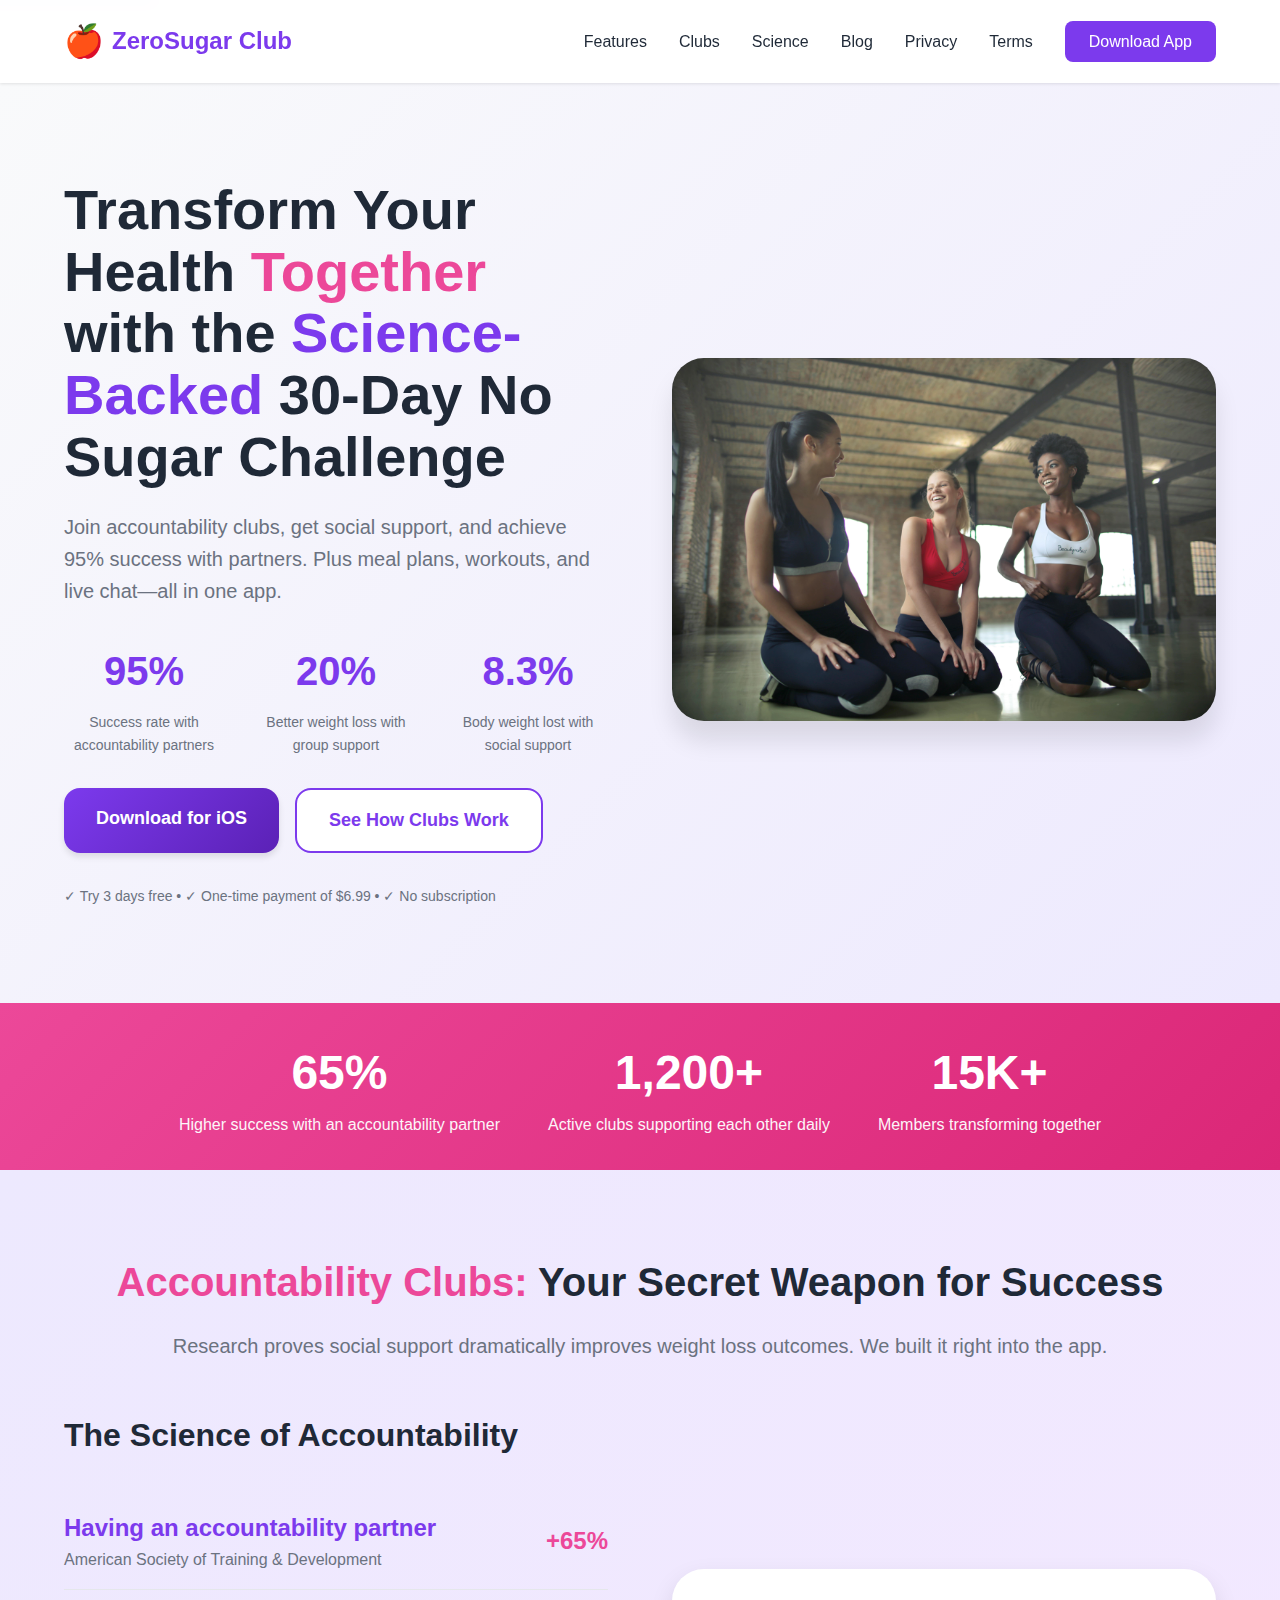
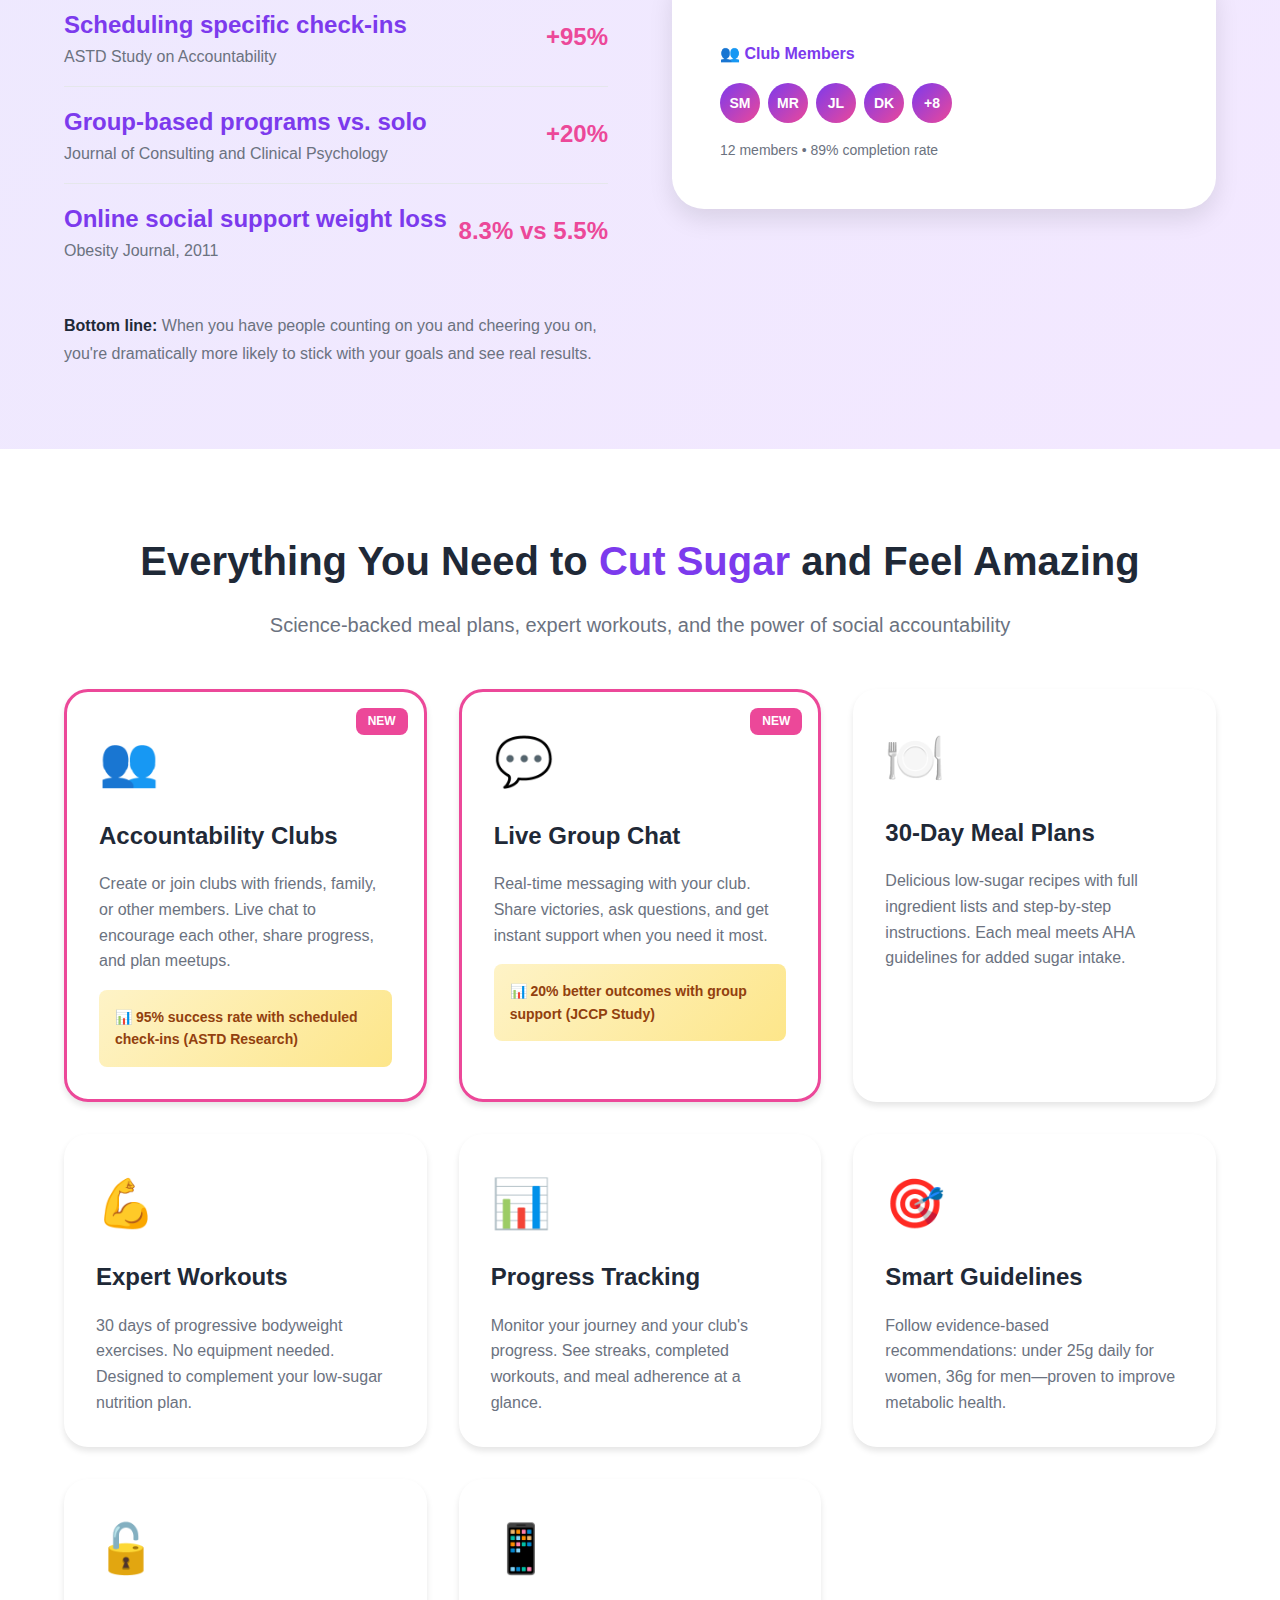
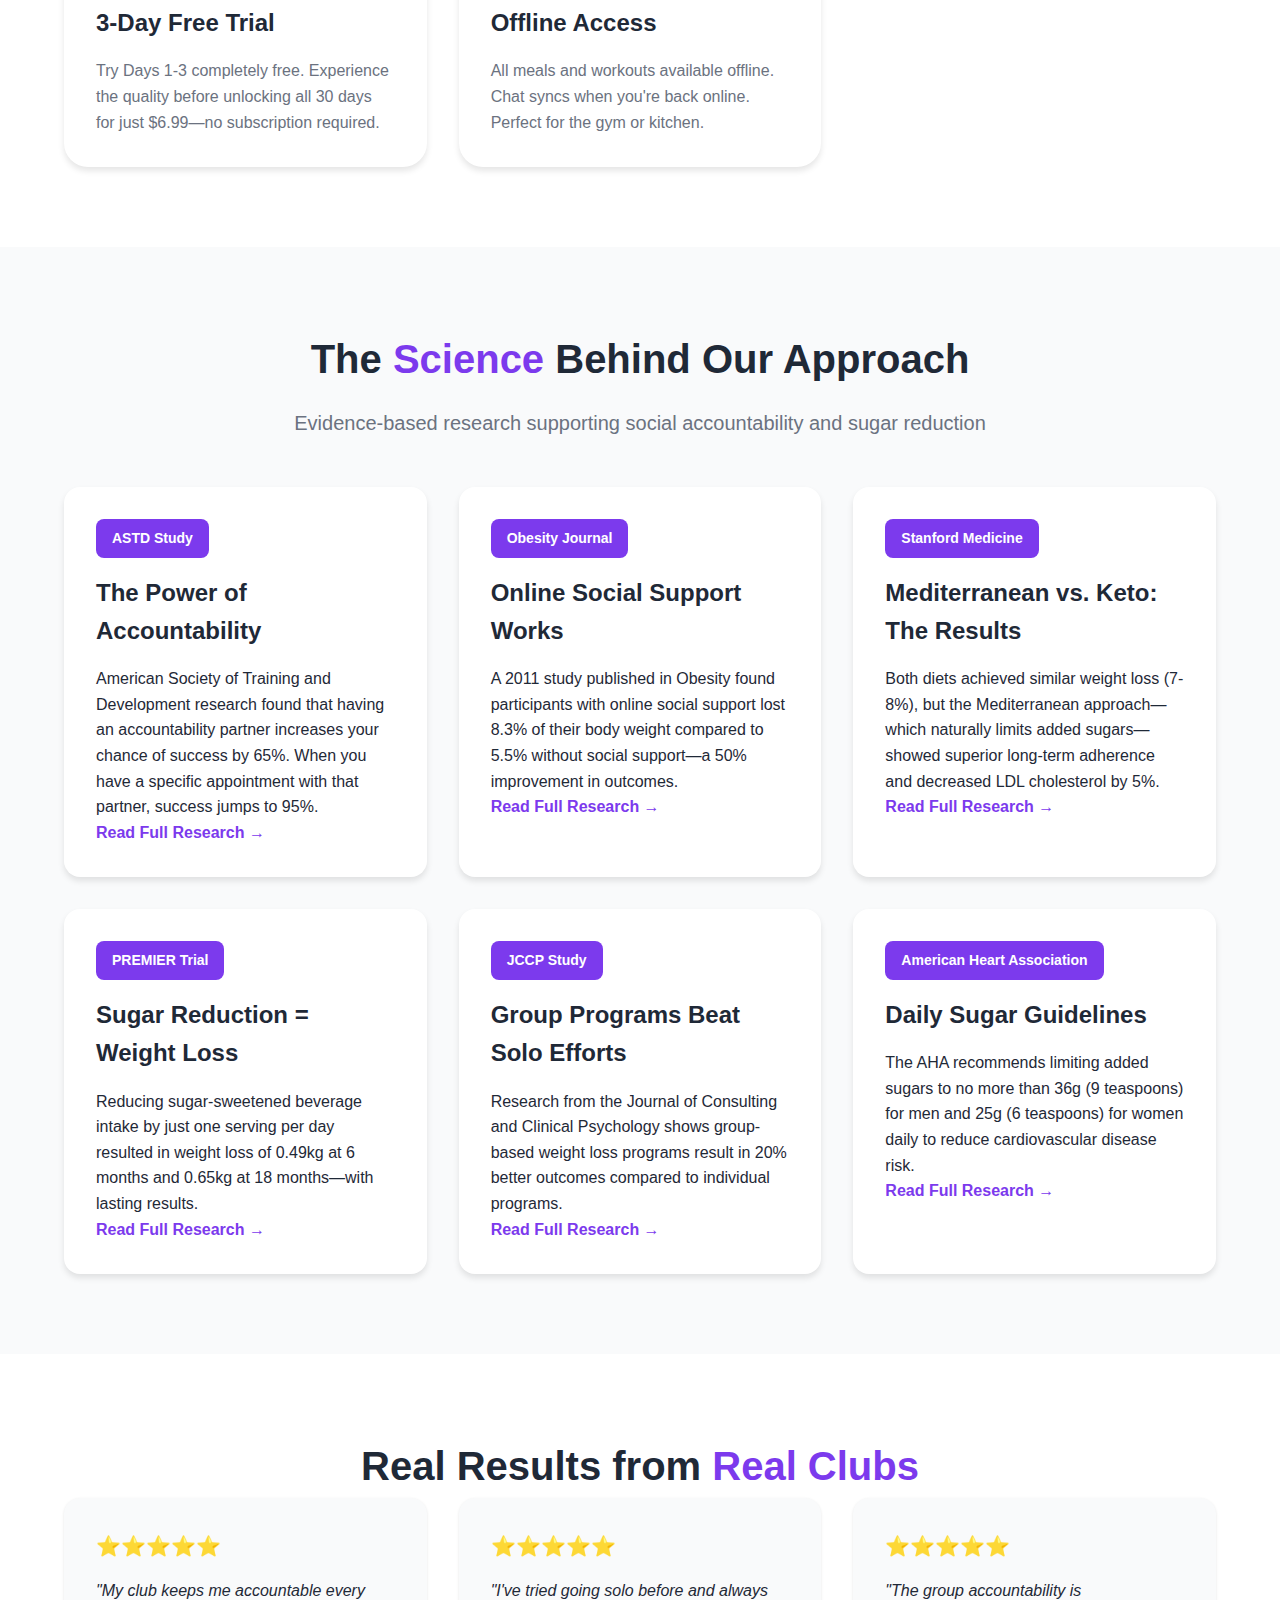
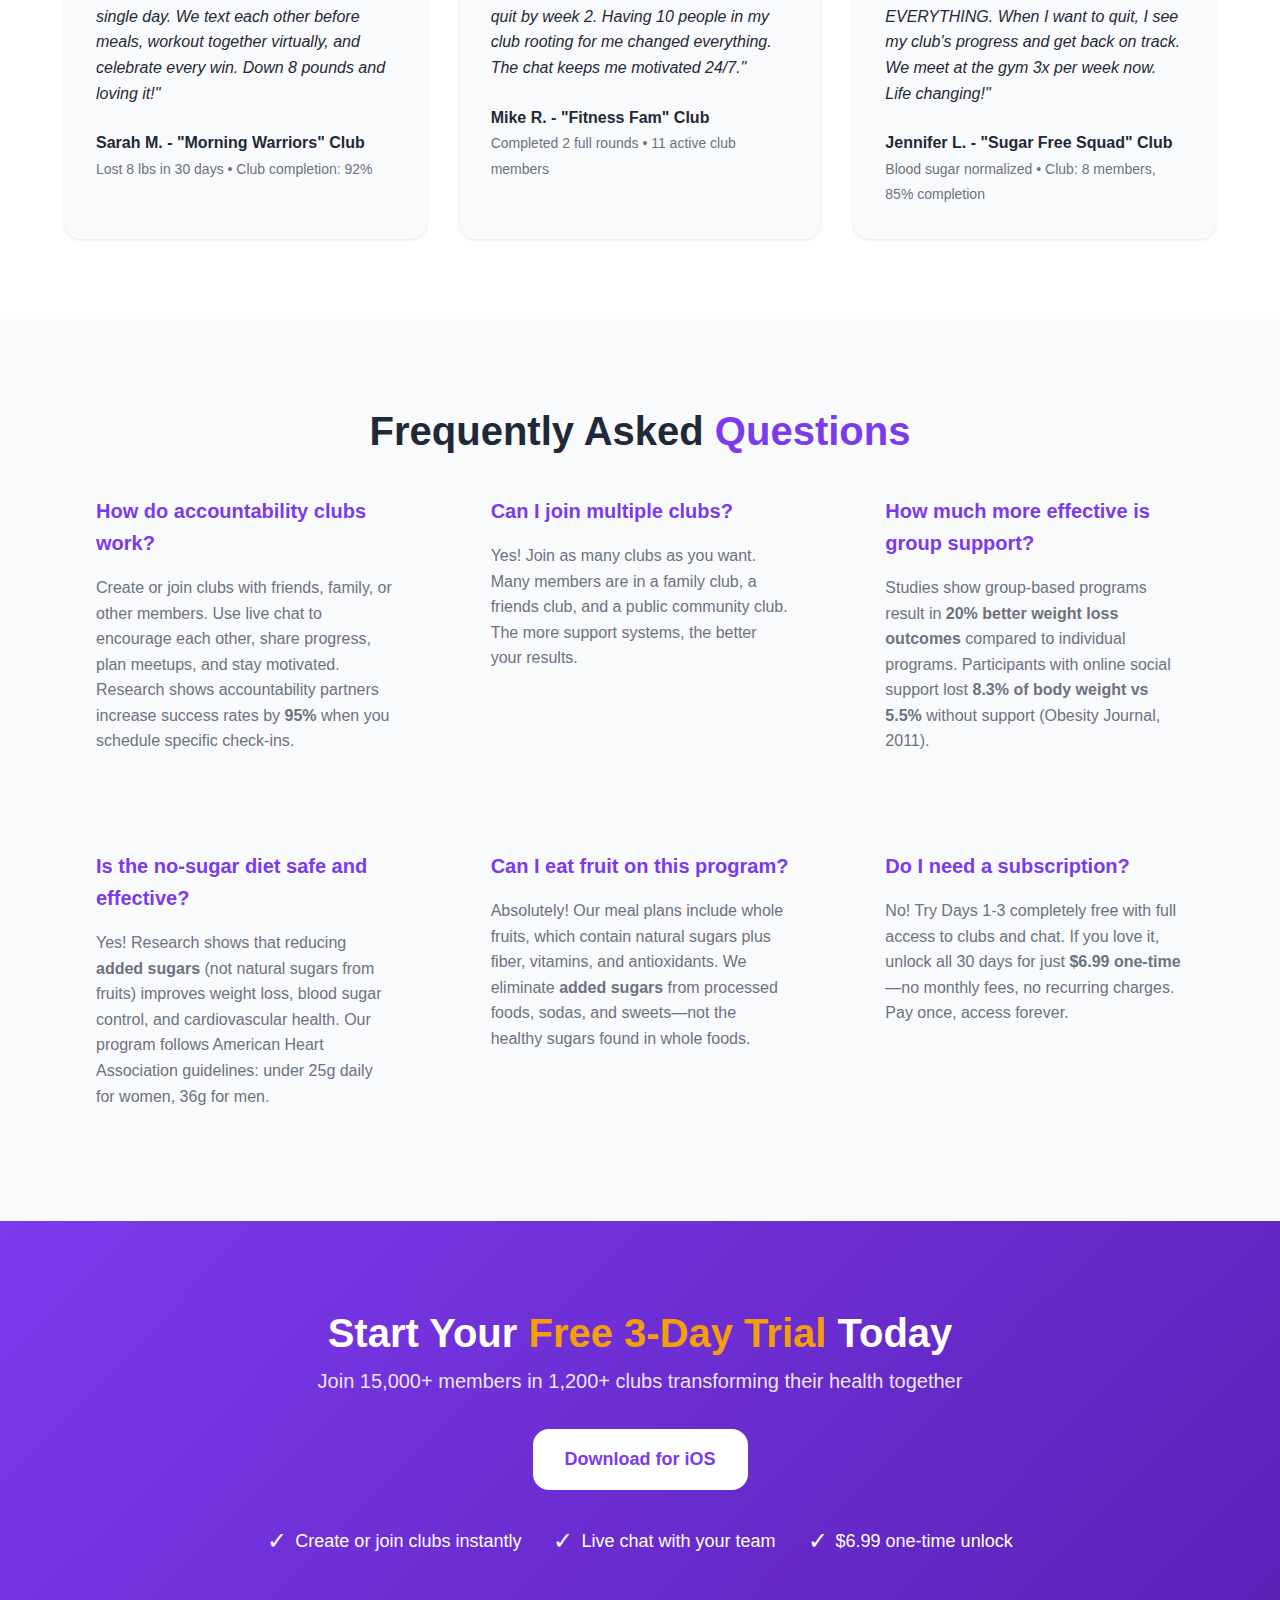
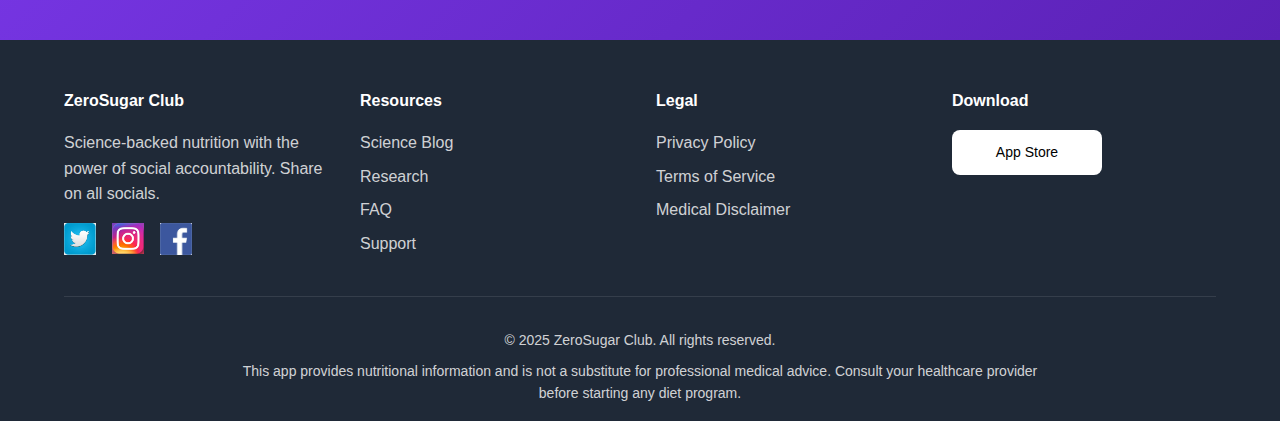
<file: index.html>
<!DOCTYPE html>
<html lang="en">
<head>
    <meta charset="UTF-8">
    <meta name="viewport" content="width=device-width, initial-scale=1.0">
    
    <!-- Primary Meta Tags -->
    <title>ZeroSugar Club - Science-Backed 30-Day No Sugar Challenge with Social Accountability | Lose Weight Together</title>
    <meta name="title" content="ZeroSugar Club - Science-Backed 30-Day No Sugar Challenge with Social Accountability">
    <meta name="description" content="Join accountability clubs and lose 20% more weight with social support. Evidence-based meal plans, workouts, and live chat. 95% success rate with accountability partners. Try 3 days free.">
    <meta name="keywords" content="accountability partner, weight loss support group, social fitness app, no sugar diet, accountability club, group weight loss, fitness community, sugar detox support">
    <meta name="author" content="ZeroSugar Club">
    <meta name="robots" content="index, follow">
    <link rel="canonical" href="https://yourusername.github.io/zerosugar-club/">
    
    <!-- Open Graph / Facebook -->
    <meta property="og:type" content="website">
    <meta property="og:url" content="https://yourusername.github.io/zerosugar-club/">
    <meta property="og:title" content="ZeroSugar Club - Lose Weight Together with Social Accountability">
    <meta property="og:description" content="Join accountability clubs and achieve 95% success with partner support. Science-backed meal plans, workouts, and live chat community. Try free!">
    <meta property="og:image" content="https://yourusername.github.io/zerosugar-club/images/social-share.jpg">
    <meta property="og:image:width" content="1200">
    <meta property="og:image:height" content="630">


    <!-- Twitter -->
    <meta property="twitter:card" content="summary_large_image">
    <meta property="twitter:url" content="https://yourusername.github.io/zerosugar-club/">
    <meta property="twitter:title" content="ZeroSugar Club - Accountability Partners for Weight Loss">
    <meta property="twitter:description" content="95% success rate with accountability partners. Join clubs, chat live, and transform together!">
    <meta property="twitter:image" content="https://yourusername.github.io/zerosugar-club/images/twitter-card.jpg">


    <!-- Favicon -->
    <link rel="icon" type="image/png" sizes="32x32" href="data:image/svg+xml,<svg xmlns='http://www.w3.org/2000/svg' viewBox='0 0 100 100'><text y='.9em' font-size='90'>🍎</text></svg>">
    
    <!-- Schema.org Structured Data -->
    <script type="application/ld+json">
    {
        "@context": "https://schema.org",
        "@type": "MobileApplication",
        "name": "ZeroSugar Club",
        "description": "30-day science-backed no sugar challenge with social accountability clubs and live chat support",
        "applicationCategory": "HealthApplication",
        "operatingSystem": "iOS",
        "offers": {
            "@type": "Offer",
            "price": "6.99",
            "priceCurrency": "USD"
        },
        "aggregateRating": {
            "@type": "AggregateRating",
            "ratingValue": "4.8",
            "ratingCount": "1250",
            "bestRating": "5",
            "worstRating": "1"
        },
        "featureList": "Accountability clubs, Live group chat, 30-day meal plans, Expert workouts, Progress tracking",
        "author": {
            "@type": "Organization",
            "name": "ZeroSugar Club",
            "url": "https://yourusername.github.io/zerosugar-club/"
        }
    }
    </script>


    <script type="application/ld+json">
    {
        "@context": "https://schema.org",
        "@type": "FAQPage",
        "mainEntity": [
            {
                "@type": "Question",
                "name": "How do accountability clubs work?",
                "acceptedAnswer": {
                    "@type": "Answer",
                    "text": "Create or join clubs with friends, family, or other members. Use live chat to encourage each other, share progress, and plan meetups. Research shows accountability partners increase success rates by 95%."
                }
            },
            {
                "@type": "Question",
                "name": "Is the no-sugar diet safe and effective?",
                "acceptedAnswer": {
                    "@type": "Answer",
                    "text": "Yes! Research shows that reducing added sugars improves weight loss, blood sugar control, and cardiovascular health. Our program follows American Heart Association guidelines: under 25g daily for women, 36g for men."
                }
            },
            {
                "@type": "Question",
                "name": "How much more effective is group support?",
                "acceptedAnswer": {
                    "@type": "Answer",
                    "text": "Studies show group-based programs result in 20% better weight loss outcomes compared to individual programs. Participants with online social support lost 8.3% of body weight vs 5.5% without support."
                }
            }
        ]
    }
    </script>
    
    <style>
        /* Critical CSS - Inline for fast loading */
        :root {
            --primary-color: #7C3AED;
            --primary-dark: #5B21B6;
            --secondary-color: #F59E0B;
            --success-color: #10B981;
            --accent-color: #EC4899;
            --text-dark: #1F2937;
            --text-light: #6B7280;
            --bg-light: #F9FAFB;
            --bg-white: #FFFFFF;
            --border-color: #E5E7EB;
        }


        * {
            margin: 0;
            padding: 0;
            box-sizing: border-box;
        }


        html {
            scroll-behavior: smooth;
        }


        body {
            font-family: -apple-system, BlinkMacSystemFont, 'Segoe UI', Roboto, 'Helvetica Neue', Arial, sans-serif;
            line-height: 1.6;
            color: var(--text-dark);
            background-color: var(--bg-white);
        }


        img {
            max-width: 100%;
            height: auto;
        }


        .container {
            max-width: 1200px;
            margin: 0 auto;
            padding: 0 1.5rem;
        }


        /* Skip to main content for accessibility */
        .skip-link {
            position: absolute;
            top: -40px;
            left: 0;
            background: var(--primary-color);
            color: white;
            padding: 8px;
            text-decoration: none;
            z-index: 100;
        }


        .skip-link:focus {
            top: 0;
        }


        /* Navigation */
        .navbar {
            position: sticky;
            top: 0;
            z-index: 1000;
            background: rgba(255, 255, 255, 0.95);
            backdrop-filter: blur(10px);
            box-shadow: 0 1px 3px rgba(0, 0, 0, 0.1);
            padding: 1rem 0;
        }


        .nav-wrapper {
            display: flex;
            justify-content: space-between;
            align-items: center;
        }


        .logo {
            display: flex;
            align-items: center;
            gap: 0.5rem;
            font-size: 1.5rem;
            font-weight: 700;
            color: var(--primary-color);
            text-decoration: none;
        }


        .logo-icon {
            font-size: 2rem;
        }


        .nav-menu {
            display: flex;
            list-style: none;
            gap: 2rem;
            align-items: center;
        }


        .nav-menu a {
            text-decoration: none;
            color: var(--text-dark);
            font-weight: 500;
            transition: color 0.3s;
        }


        .nav-menu a:hover {
            color: var(--primary-color);
        }


        .nav-menu a:focus {
            outline: 2px solid var(--primary-color);
            outline-offset: 2px;
        }


        .cta-button {
            background: var(--primary-color);
            color: white !important;
            padding: 0.75rem 1.5rem;
            border-radius: 0.5rem;
        }


        /* Hero Section */
        .hero {
            padding: 6rem 0;
            background: linear-gradient(135deg, #F9FAFB 0%, #EDE9FE 100%);
        }


        .hero-content {
            display: grid;
            grid-template-columns: 1fr 1fr;
            gap: 4rem;
            align-items: center;
        }


        h1 {
            font-size: 3.5rem;
            line-height: 1.1;
            margin-bottom: 1.5rem;
            color: var(--text-dark);
        }


        h2 {
            font-size: 2.5rem;
            color: var(--text-dark);
            text-align: center;
        }


        h3 {
            font-size: 1.875rem;
            color: var(--text-dark);
        }


        .highlight {
            color: var(--primary-color);
        }


        .highlight-pink {
            color: var(--accent-color);
        }


        .hero-subtitle {
            font-size: 1.25rem;
            color: var(--text-light);
            margin-bottom: 2rem;
        }


        .hero-stats {
            display: grid;
            grid-template-columns: repeat(3, 1fr);
            gap: 2rem;
            margin: 2rem 0;
        }


        .stat {
            text-align: center;
        }


        .stat strong {
            font-size: 2.5rem;
            color: var(--primary-color);
            display: block;
            font-weight: 700;
        }


        .stat span {
            font-size: 0.875rem;
            color: var(--text-light);
            display: block;
            margin-top: 0.5rem;
        }


        .btn {
            display: inline-block;
            padding: 1rem 2rem;
            border-radius: 1rem;
            font-weight: 600;
            font-size: 1.125rem;
            text-decoration: none;
            transition: all 0.3s;
            border: none;
            cursor: pointer;
        }


        .btn-primary {
            background: linear-gradient(135deg, var(--primary-color), var(--primary-dark));
            color: white;
            box-shadow: 0 4px 6px rgba(0, 0, 0, 0.1);
        }


        .btn-primary:hover {
            transform: translateY(-2px);
            box-shadow: 0 10px 15px rgba(0, 0, 0, 0.1);
        }


        .btn-primary:focus {
            outline: 2px solid var(--primary-dark);
            outline-offset: 2px;
        }


        .btn-secondary {
            background: white;
            color: var(--primary-color);
            border: 2px solid var(--primary-color);
        }


        .cta-group {
            display: flex;
            gap: 1rem;
            margin: 2rem 0;
        }


        .trust-badge {
            font-size: 0.875rem;
            color: var(--text-light);
            margin-top: 1rem;
        }


        /* Hero Image Placeholder */
        .hero-image-placeholder {
            width: 100%;
            height: 500px;
            background: linear-gradient(135deg, var(--primary-color), var(--secondary-color));
            border-radius: 2rem;
            display: flex;
            align-items: center;
            justify-content: center;
            color: white;
            font-size: 5rem;
            box-shadow: 0 20px 25px rgba(0, 0, 0, 0.1);
        }


        /* Social Proof Banner */
        .social-proof {
            background: linear-gradient(135deg, var(--accent-color), #DB2777);
            color: white;
            padding: 2rem 0;
            text-align: center;
        }


        .social-proof-content {
            display: flex;
            justify-content: center;
            align-items: center;
            gap: 3rem;
            flex-wrap: wrap;
        }


        .social-stat {
            display: flex;
            flex-direction: column;
            align-items: center;
        }


        .social-stat strong {
            font-size: 3rem;
            font-weight: 700;
            display: block;
        }


        .social-stat span {
            font-size: 1rem;
            opacity: 0.95;
        }


        /* Sections */
        section {
            padding: 5rem 0;
        }


        .section-subtitle {
            font-size: 1.25rem;
            color: var(--text-light);
            text-align: center;
            margin-bottom: 3rem;
            margin-top: 1rem;
        }


        .features-grid {
            display: grid;
            grid-template-columns: repeat(auto-fit, minmax(300px, 1fr));
            gap: 2rem;
        }


        .feature-card {
            background: white;
            padding: 2rem;
            border-radius: 1.5rem;
            box-shadow: 0 4px 6px rgba(0, 0, 0, 0.1);
            transition: transform 0.3s;
        }


        .feature-card:hover {
            transform: translateY(-5px);
            box-shadow: 0 10px 15px rgba(0, 0, 0, 0.1);
        }


        .feature-card.featured {
            border: 3px solid var(--accent-color);
            position: relative;
            overflow: hidden;
        }


        .feature-card.featured::before {
            content: 'NEW';
            position: absolute;
            top: 1rem;
            right: 1rem;
            background: var(--accent-color);
            color: white;
            padding: 0.25rem 0.75rem;
            border-radius: 0.5rem;
            font-size: 0.75rem;
            font-weight: 700;
        }


        .feature-icon {
            font-size: 3rem;
            margin-bottom: 1rem;
            display: block;
        }


        .feature-card h3 {
            margin-bottom: 1rem;
            font-size: 1.5rem;
        }


        .feature-card p {
            color: var(--text-light);
            line-height: 1.6;
        }


        .feature-highlight {
            background: linear-gradient(135deg, #FEF3C7, #FDE68A);
            padding: 1rem;
            border-radius: 0.5rem;
            margin-top: 1rem;
            font-size: 0.875rem;
            font-weight: 600;
            color: #92400E;
        }


        /* Accountability Section */
        .accountability-section {
            background: linear-gradient(135deg, #EDE9FE, #F3E8FF);
        }


        .accountability-grid {
            display: grid;
            grid-template-columns: 1fr 1fr;
            gap: 4rem;
            align-items: center;
            margin-top: 3rem;
        }


        .accountability-visual {
            background: white;
            padding: 3rem;
            border-radius: 2rem;
            box-shadow: 0 10px 25px rgba(0, 0, 0, 0.1);
        }


        .chat-preview {
            background: var(--bg-light);
            padding: 1.5rem;
            border-radius: 1rem;
            margin-bottom: 1rem;
        }


        .chat-message {
            background: white;
            padding: 1rem;
            border-radius: 0.75rem;
            margin-bottom: 0.75rem;
            box-shadow: 0 2px 4px rgba(0, 0, 0, 0.05);
        }


        .chat-message strong {
            color: var(--primary-color);
            display: block;
            margin-bottom: 0.25rem;
            font-size: 0.875rem;
        }


        .chat-message p {
            color: var(--text-dark);
            margin: 0;
            font-size: 0.9375rem;
        }


        .club-members {
            display: flex;
            gap: 0.5rem;
            margin-top: 1rem;
        }


        .member-avatar {
            width: 40px;
            height: 40px;
            border-radius: 50%;
            background: linear-gradient(135deg, var(--primary-color), var(--accent-color));
            display: flex;
            align-items: center;
            justify-content: center;
            color: white;
            font-weight: 600;
            font-size: 0.875rem;
        }


        .stats-list {
            list-style: none;
            padding: 0;
        }


        .stats-list li {
            padding: 1rem 0;
            border-bottom: 1px solid var(--border-color);
            display: flex;
            justify-content: space-between;
            align-items: center;
        }


        .stats-list li:last-child {
            border-bottom: none;
        }


        .stats-list strong {
            font-size: 1.5rem;
            color: var(--primary-color);
        }


        /* Research Cards */
        .research-card {
            background: white;
            padding: 2rem;
            border-radius: 1rem;
            box-shadow: 0 4px 6px rgba(0, 0, 0, 0.1);
        }


        .research-badge {
            display: inline-block;
            background: var(--primary-color);
            color: white;
            padding: 0.5rem 1rem;
            border-radius: 0.5rem;
            font-size: 0.875rem;
            font-weight: 600;
            margin-bottom: 1rem;
        }


        .research-card h3 {
            margin-bottom: 1rem;
            font-size: 1.5rem;
        }


        .research-link {
            color: var(--primary-color);
            font-weight: 600;
            text-decoration: none;
        }


        .research-link:hover {
            text-decoration: underline;
        }


        /* Testimonials */
        .testimonial-card {
            background: var(--bg-light);
            padding: 2rem;
            border-radius: 1rem;
            box-shadow: 0 1px 3px rgba(0, 0, 0, 0.1);
        }


        .stars {
            color: var(--secondary-color);
            font-size: 1.25rem;
            margin-bottom: 1rem;
        }


        .testimonial-text {
            font-style: italic;
            color: var(--text-dark);
            margin-bottom: 1.5rem;
            line-height: 1.6;
        }


        .testimonial-author strong {
            color: var(--text-dark);
            display: block;
        }


        .testimonial-author span {
            color: var(--text-light);
            font-size: 0.875rem;
        }


        /* FAQ */
        .faq-grid {
            display: grid;
            grid-template-columns: repeat(auto-fit, minmax(300px, 1fr));
            gap: 2rem;
        }


        .faq-item {
            background: var(--bg-light);
            padding: 2rem;
            border-radius: 1rem;
        }


        .faq-item h3 {
            font-size: 1.25rem;
            margin-bottom: 1rem;
            color: var(--primary-color);
        }


        .faq-item p {
            color: var(--text-light);
            line-height: 1.6;
        }


        /* Download Section */
        .download-section {
            background: linear-gradient(135deg, var(--primary-color), var(--primary-dark));
            color: white;
            text-align: center;
        }


        .download-section h2 {
            color: white;
        }


        .download-features {
            display: flex;
            justify-content: center;
            gap: 2rem;
            flex-wrap: wrap;
            margin-top: 2rem;
        }


        .download-feature {
            display: flex;
            align-items: center;
            gap: 0.5rem;
            font-size: 1.125rem;
        }


        /* Footer */
        .footer {
            background: var(--text-dark);
            color: white;
            padding: 3rem 0 1rem;
        }


        .footer-grid {
            display: grid;
            grid-template-columns: repeat(auto-fit, minmax(200px, 1fr));
            gap: 2rem;
            margin-bottom: 2rem;
        }


        .footer h4 {
            color: white;
            margin-bottom: 1rem;
        }


        .footer p {
            color: rgba(255, 255, 255, 0.8);
            line-height: 1.6;
        }


        .footer ul {
            list-style: none;
        }


        .footer ul li {
            margin-bottom: 0.5rem;
        }


        .footer a {
            color: rgba(255, 255, 255, 0.8);
            text-decoration: none;
            transition: color 0.3s;
        }


        .footer a:hover {
            color: white;
        }


        .footer-bottom {
            border-top: 1px solid rgba(255, 255, 255, 0.1);
            padding-top: 2rem;
            text-align: center;
            color: rgba(255, 255, 255, 0.6);
            font-size: 0.875rem;
        }


        /* Responsive */
        @media (max-width: 968px) {
            .accountability-grid {
                grid-template-columns: 1fr;
            }
        }


        @media (max-width: 768px) {
            h1 {
                font-size: 2.5rem;
            }


            h2 {
                font-size: 2rem;
            }


            .hero-content {
                grid-template-columns: 1fr;
            }


            .hero-stats {
                grid-template-columns: 1fr;
            }


            .cta-group {
                flex-direction: column;
            }


            .nav-menu {
                display: none;
            }


            .hero-image-placeholder {
                order: -1;
                height: 300px;
                font-size: 3rem;
            }


            section {
                padding: 3rem 0;
            }


            .social-proof-content {
                gap: 2rem;
            }


            .social-stat strong {
                font-size: 2rem;
            }
        }


        @media (max-width: 480px) {
            .container {
                padding: 0 1rem;
            }


            h1 {
                font-size: 2rem;
            }


            .btn {
                font-size: 1rem;
                padding: 0.875rem 1.5rem;
            }


            .stat strong {
                font-size: 1.75rem;
            }
        }
    </style>
</head>
<body>
    <!-- Skip Link for Accessibility -->
    <a href="#main-content" class="skip-link">Skip to main content</a>


    <!-- Navigation -->
    <nav class="navbar" role="navigation" aria-label="Main navigation">
        <div class="container">
            <div class="nav-wrapper">
                <a href="index.html" class="logo" aria-label="ZeroSugar Club Home">
                    <span class="logo-icon" aria-hidden="true">🍎</span>
                    <span class="logo-text">ZeroSugar Club</span>
                </a>
                <ul class="nav-menu">
                    <li><a href="#features">Features</a></li>
                    <li><a href="#accountability">Clubs</a></li>
                    <li><a href="#science">Science</a></li>
                    <li><a href="blog.html">Blog</a></li>
                    <li><a href="privacy-policy.html">Privacy</a></li>
                    <li><a href="terms-of-service.html">Terms</a></li>
                    <li><a href="https://apps.apple.com/us/app/zerosugar-club/id6753923195" class="cta-button">Download App</a></li>
                </ul>
            </div>
        </div>
    </nav>


    <!-- Main Content -->
    <main id="main-content">
        <!-- Hero Section -->
        <header class="hero">
            <div class="container">
                <div class="hero-content">
                    <div class="hero-text">
                        <h1>Transform Your Health <span class="highlight-pink">Together</span> with the <span class="highlight">Science-Backed</span> 30-Day No Sugar Challenge</h1>
                        <p class="hero-subtitle">Join accountability clubs, get social support, and achieve 95% success with partners. Plus meal plans, workouts, and live chat—all in one app.</p>
                        
                        <div class="hero-stats">
                            <div class="stat">
                                <strong>95%</strong>
                                <span>Success rate with accountability partners</span>
                            </div>
                            <div class="stat">
                                <strong>20%</strong>
                                <span>Better weight loss with group support</span>
                            </div>
                            <div class="stat">
                                <strong>8.3%</strong>
                                <span>Body weight lost with social support</span>
                            </div>
                        </div>


                        <div class="cta-group">
                            <a href="https://apps.apple.com/us/app/zerosugar-club/id6753923195" class="btn btn-primary">Download for iOS</a>
                            <a href="#accountability" class="btn btn-secondary">See How Clubs Work</a>
                        </div>
                        <p class="trust-badge">✓ Try 3 days free • ✓ One-time payment of $6.99 • ✓ No subscription</p>
                    </div>
                    <div class="hero-image">
                        <img src="pexels-olly-866023.jpg" 
                             alt="ZeroSugar Club app showing accountability clubs and live chat"
                             style="width: 100%; height: auto; border-radius: 2rem; box-shadow: 0 20px 25px rgba(0, 0, 0, 0.1);">
                    </div>
                </div>
            </div>
        </header>


        <!-- Social Proof Banner -->
        <section class="social-proof">
            <div class="container">
                <div class="social-proof-content">
                    <div class="social-stat">
                        <strong>65%</strong>
                        <span>Higher success with an accountability partner</span>
                    </div>
                    <div class="social-stat">
                        <strong>1,200+</strong>
                        <span>Active clubs supporting each other daily</span>
                    </div>
                    <div class="social-stat">
                        <strong>15K+</strong>
                        <span>Members transforming together</span>
                    </div>
                </div>
            </div>
        </section>


        <!-- Accountability Clubs Section -->
        <section id="accountability" class="accountability-section">
            <div class="container">
                <h2><span class="highlight-pink">Accountability Clubs:</span> Your Secret Weapon for Success</h2>
                <p class="section-subtitle">Research proves social support dramatically improves weight loss outcomes. We built it right into the app.</p>
                
                <div class="accountability-grid">
                    <div>
                        <h3 style="font-size: 2rem; margin-bottom: 2rem;">The Science of Accountability</h3>
                        <ul class="stats-list">
                            <li>
                                <div>
                                    <strong>Having an accountability partner</strong>
                                    <br>
                                    <span style="color: var(--text-light);">American Society of Training & Development</span>
                                </div>
                                <strong style="color: var(--accent-color);">+65%</strong>
                            </li>
                            <li>
                                <div>
                                    <strong>Scheduling specific check-ins</strong>
                                    <br>
                                    <span style="color: var(--text-light);">ASTD Study on Accountability</span>
                                </div>
                                <strong style="color: var(--accent-color);">+95%</strong>
                            </li>
                            <li>
                                <div>
                                    <strong>Group-based programs vs. solo</strong>
                                    <br>
                                    <span style="color: var(--text-light);">Journal of Consulting and Clinical Psychology</span>
                                </div>
                                <strong style="color: var(--accent-color);">+20%</strong>
                            </li>
                            <li>
                                <div>
                                    <strong>Online social support weight loss</strong>
                                    <br>
                                    <span style="color: var(--text-light);">Obesity Journal, 2011</span>
                                </div>
                                <strong style="color: var(--accent-color);">8.3% vs 5.5%</strong>
                            </li>
                        </ul>
                        <p style="margin-top: 2rem; color: var(--text-light); line-height: 1.8;">
                            <strong style="color: var(--text-dark);">Bottom line:</strong> When you have people counting on you and cheering you on, you're dramatically more likely to stick with your goals and see real results.
                        </p>
                    </div>


                    <div class="accountability-visual">
                        <h4 style="margin: 1.5rem 0 1rem; color: var(--primary-color);">👥 Club Members</h4>
                    <div class="club-members">
                        <div class="member-avatar">SM</div>
                        <div class="member-avatar">MR</div>
                        <div class="member-avatar">JL</div>
                        <div class="member-avatar">DK</div>
                        <div class="member-avatar">+8</div>
                    </div>
                    <p style="margin-top: 1rem; font-size: 0.875rem; color: var(--text-light);">12 members • 89% completion rate</p>
                </div>
            </div>
        </div>
    </section>


    <!-- Features Section -->
    <section id="features">
        <div class="container">
            <h2>Everything You Need to <span class="highlight">Cut Sugar</span> and Feel Amazing</h2>
            <p class="section-subtitle">Science-backed meal plans, expert workouts, and the power of social accountability</p>
            
            <div class="features-grid">
                <article class="feature-card featured">
                    <span class="feature-icon" role="img" aria-label="People icon">👥</span>
                    <h3>Accountability Clubs</h3>
                    <p>Create or join clubs with friends, family, or other members. Live chat to encourage each other, share progress, and plan meetups.</p>
                    <div class="feature-highlight">
                        📊 95% success rate with scheduled check-ins (ASTD Research)
                    </div>
                </article>


                <article class="feature-card featured">
                    <span class="feature-icon" role="img" aria-label="Chat icon">💬</span>
                    <h3>Live Group Chat</h3>
                    <p>Real-time messaging with your club. Share victories, ask questions, and get instant support when you need it most.</p>
                    <div class="feature-highlight">
                        📊 20% better outcomes with group support (JCCP Study)
                    </div>
                </article>
                
                <article class="feature-card">
                    <span class="feature-icon" role="img" aria-label="Meal icon">🍽️</span>
                    <h3>30-Day Meal Plans</h3>
                    <p>Delicious low-sugar recipes with full ingredient lists and step-by-step instructions. Each meal meets AHA guidelines for added sugar intake.</p>
                </article>
                
                <article class="feature-card">
                    <span class="feature-icon" role="img" aria-label="Workout icon">💪</span>
                    <h3>Expert Workouts</h3>
                    <p>30 days of progressive bodyweight exercises. No equipment needed. Designed to complement your low-sugar nutrition plan.</p>
                </article>
                
                <article class="feature-card">
                    <span class="feature-icon" role="img" aria-label="Progress tracking icon">📊</span>
                    <h3>Progress Tracking</h3>
                    <p>Monitor your journey and your club's progress. See streaks, completed workouts, and meal adherence at a glance.</p>
                </article>
                
                <article class="feature-card">
                    <span class="feature-icon" role="img" aria-label="Target icon">🎯</span>
                    <h3>Smart Guidelines</h3>
                    <p>Follow evidence-based recommendations: under 25g daily for women, 36g for men—proven to improve metabolic health.</p>
                </article>
                
                <article class="feature-card">
                    <span class="feature-icon" role="img" aria-label="Unlock icon">🔓</span>
                    <h3>3-Day Free Trial</h3>
                    <p>Try Days 1-3 completely free. Experience the quality before unlocking all 30 days for just $6.99—no subscription required.</p>
                </article>
                
                <article class="feature-card">
                    <span class="feature-icon" role="img" aria-label="Mobile phone icon">📱</span>
                    <h3>Offline Access</h3>
                    <p>All meals and workouts available offline. Chat syncs when you're back online. Perfect for the gym or kitchen.</p>
                </article>
            </div>
        </div>
    </section>


    <!-- Science Section -->
    <section id="science" style="background: var(--bg-light);">
        <div class="container">
            <h2>The <span class="highlight">Science</span> Behind Our Approach</h2>
            <p class="section-subtitle">Evidence-based research supporting social accountability and sugar reduction</p>
            
            <div class="features-grid">
                <article class="research-card">
                    <div class="research-badge">ASTD Study</div>
                    <h3>The Power of Accountability</h3>
                    <p>American Society of Training and Development research found that having an accountability partner increases your chance of success by 65%. When you have a specific appointment with that partner, success jumps to 95%.</p>
                    <a href="blog.html" class="research-link">Read Full Research →</a>
                </article>


                <article class="research-card">
                    <div class="research-badge">Obesity Journal</div>
                    <h3>Online Social Support Works</h3>
                    <p>A 2011 study published in Obesity found participants with online social support lost 8.3% of their body weight compared to 5.5% without social support—a 50% improvement in outcomes.</p>
                    <a href="blog.html" class="research-link">Read Full Research →</a>
                </article>
                
                <article class="research-card">
                    <div class="research-badge">Stanford Medicine</div>
                    <h3>Mediterranean vs. Keto: The Results</h3>
                    <p>Both diets achieved similar weight loss (7-8%), but the Mediterranean approach—which naturally limits added sugars—showed superior long-term adherence and decreased LDL cholesterol by 5%.</p>
                    <a href="blog.html" class="research-link">Read Full Research →</a>
                </article>
                
                <article class="research-card">
                    <div class="research-badge">PREMIER Trial</div>
                    <h3>Sugar Reduction = Weight Loss</h3>
                    <p>Reducing sugar-sweetened beverage intake by just one serving per day resulted in weight loss of 0.49kg at 6 months and 0.65kg at 18 months—with lasting results.</p>
                    <a href="blog.html" class="research-link">Read Full Research →</a>
                </article>
                
                <article class="research-card">
                    <div class="research-badge">JCCP Study</div>
                    <h3>Group Programs Beat Solo Efforts</h3>
                    <p>Research from the Journal of Consulting and Clinical Psychology shows group-based weight loss programs result in 20% better outcomes compared to individual programs.</p>
                    <a href="blog.html" class="research-link">Read Full Research →</a>
                </article>
                
                <article class="research-card">
                    <div class="research-badge">American Heart Association</div>
                    <h3>Daily Sugar Guidelines</h3>
                    <p>The AHA recommends limiting added sugars to no more than 36g (9 teaspoons) for men and 25g (6 teaspoons) for women daily to reduce cardiovascular disease risk.</p>
                    <a href="blog.html" class="research-link">Read Full Research →</a>
                </article>
            </div>
        </div>
    </section>


    <!-- Testimonials Section -->
    <section style="background: white;">
        <div class="container">
            <h2>Real Results from <span class="highlight">Real Clubs</span></h2>
            
            <div class="features-grid">
                <article class="testimonial-card">
                    <div class="stars" aria-label="5 out of 5 stars">⭐⭐⭐⭐⭐</div>
                    <p class="testimonial-text">"My club keeps me accountable every single day. We text each other before meals, workout together virtually, and celebrate every win. Down 8 pounds and loving it!"</p>
                    <div class="testimonial-author">
                        <strong>Sarah M. - "Morning Warriors" Club</strong>
                        <span>Lost 8 lbs in 30 days • Club completion: 92%</span>
                    </div>
                </article>
                
                <article class="testimonial-card">
                    <div class="stars" aria-label="5 out of 5 stars">⭐⭐⭐⭐⭐</div>
                    <p class="testimonial-text">"I've tried going solo before and always quit by week 2. Having 10 people in my club rooting for me changed everything. The chat keeps me motivated 24/7."</p>
                    <div class="testimonial-author">
                        <strong>Mike R. - "Fitness Fam" Club</strong>
                        <span>Completed 2 full rounds • 11 active club members</span>
                    </div>
                </article>
                
                <article class="testimonial-card">
                    <div class="stars" aria-label="5 out of 5 stars">⭐⭐⭐⭐⭐</div>
                    <p class="testimonial-text">"The group accountability is EVERYTHING. When I want to quit, I see my club's progress and get back on track. We meet at the gym 3x per week now. Life changing!"</p>
                    <div class="testimonial-author">
                        <strong>Jennifer L. - "Sugar Free Squad" Club</strong>
                        <span>Blood sugar normalized • Club: 8 members, 85% completion</span>
                    </div>
                </article>
            </div>
        </div>
    </section>


    <!-- FAQ Section -->
    <section style="background: var(--bg-light);">
        <div class="container">
            <h2>Frequently Asked <span class="highlight">Questions</span></h2>
            
            <div class="faq-grid">
                <article class="faq-item" itemscope itemprop="mainEntity" itemtype="https://schema.org/Question">
                    <h3 itemprop="name">How do accountability clubs work?</h3>
                    <div itemscope itemprop="acceptedAnswer" itemtype="https://schema.org/Answer">
                        <p itemprop="text">Create or join clubs with friends, family, or other members. Use live chat to encourage each other, share progress, plan meetups, and stay motivated. Research shows accountability partners increase success rates by <strong>95%</strong> when you schedule specific check-ins.</p>
                    </div>
                </article>


                <article class="faq-item" itemscope itemprop="mainEntity" itemtype="https://schema.org/Question">
                    <h3 itemprop="name">Can I join multiple clubs?</h3>
                    <div itemscope itemprop="acceptedAnswer" itemtype="https://schema.org/Answer">
                        <p itemprop="text">Yes! Join as many clubs as you want. Many members are in a family club, a friends club, and a public community club. The more support systems, the better your results.</p>
                    </div>
                </article>


                <article class="faq-item" itemscope itemprop="mainEntity" itemtype="https://schema.org/Question">
                    <h3 itemprop="name">How much more effective is group support?</h3>
                    <div itemscope itemprop="acceptedAnswer" itemtype="https://schema.org/Answer">
                        <p itemprop="text">Studies show group-based programs result in <strong>20% better weight loss outcomes</strong> compared to individual programs. Participants with online social support lost <strong>8.3% of body weight vs 5.5%</strong> without support (Obesity Journal, 2011).</p>
                    </div>
                </article>
                
                <article class="faq-item" itemscope itemprop="mainEntity" itemtype="https://schema.org/Question">
                    <h3 itemprop="name">Is the no-sugar diet safe and effective?</h3>
                    <div itemscope itemprop="acceptedAnswer" itemtype="https://schema.org/Answer">
                        <p itemprop="text">Yes! Research shows that reducing <strong>added sugars</strong> (not natural sugars from fruits) improves weight loss, blood sugar control, and cardiovascular health. Our program follows American Heart Association guidelines: under 25g daily for women, 36g for men.</p>
                    </div>
                </article>
                
                <article class="faq-item" itemscope itemprop="mainEntity" itemtype="https://schema.org/Question">
                    <h3 itemprop="name">Can I eat fruit on this program?</h3>
                    <div itemscope itemprop="acceptedAnswer" itemtype="https://schema.org/Answer">
                        <p itemprop="text">Absolutely! Our meal plans include whole fruits, which contain natural sugars plus fiber, vitamins, and antioxidants. We eliminate <strong>added sugars</strong> from processed foods, sodas, and sweets—not the healthy sugars found in whole foods.</p>
                    </div>
                </article>
                
                <article class="faq-item" itemscope itemprop="mainEntity" itemtype="https://schema.org/Question">
                    <h3 itemprop="name">Do I need a subscription?</h3>
                    <div itemscope itemprop="acceptedAnswer" itemtype="https://schema.org/Answer">
                        <p itemprop="text">No! Try Days 1-3 completely free with full access to clubs and chat. If you love it, unlock all 30 days for just <strong>$6.99 one-time</strong>—no monthly fees, no recurring charges. Pay once, access forever.</p>
                    </div>
                </article>
            </div>
        </div>
    </section>


    <!-- Download CTA Section -->
    <section id="download" class="download-section">
        <div class="container">
            <h2>Start Your <span style="color: var(--secondary-color);">Free 3-Day Trial</span> Today</h2>
            <p style="font-size: 1.25rem; margin-bottom: 2rem; color: rgba(255, 255, 255, 0.9);">Join 15,000+ members in 1,200+ clubs transforming their health together</p>
            
            <a href="https://apps.apple.com/us/app/zerosugar-club/id6753923195" class="btn" style="background: white; color: var(--primary-color);">
                Download for iOS
            </a>
            
            <div class="download-features">
                <div class="download-feature">
                    <span style="font-size: 1.5rem;">✓</span>
                    <span>Create or join clubs instantly</span>
                </div>
                <div class="download-feature">
                    <span style="font-size: 1.5rem;">✓</span>
                    <span>Live chat with your team</span>
                </div>
                <div class="download-feature">
                    <span style="font-size: 1.5rem;">✓</span>
                    <span>$6.99 one-time unlock</span>
                </div>
            </div>
        </div>
    </section>
</main>


<!-- Footer -->
<footer class="footer" role="contentinfo">
    <div class="container">
        <div class="footer-grid">
            <div>
                <h4>ZeroSugar Club</h4>
                <p>Science-backed nutrition with the power of social accountability. Share on all socials.</p>
                <div style="display: flex; gap: 1rem; margin-top: 1rem;">
                    <a href="https://twitter.com" aria-label="Follow us on Twitter">
                        <img src="twitter-icon.png" alt="Twitter" width="32" height="32">
                    </a>
                    <a href="https://instagram.com" aria-label="Follow us on Instagram">
                        <img src="instagram-icon.png" alt="Instagram" width="32" height="32">
                    </a>
                    <a href="https://facebook.com" aria-label="Like us on Facebook">
                        <img src="facebook-icon.png" alt="Facebook" width="32" height="32">
                    </a>
            </div>
            </div>
            
            <div>
                <h4>Resources</h4>
                <ul>
                    <li><a href="blog.html">Science Blog</a></li>
                    <li><a href="#science">Research</a></li>
                    <li><a href="#faq">FAQ</a></li>
                    <li><a href="mailto:support@thezerosugarclub.com">Support</a></li>
                </ul>
            </div>
            
            <div>
                <h4>Legal</h4>
                <ul>
                    <li><a href="privacy-policy.html">Privacy Policy</a></li>
                    <li><a href="terms-of-service.html">Terms of Service</a></li>
                    <li><a href="disclaimer.html">Medical Disclaimer</a></li>
                </ul>
            </div>
            
            <div>
                <h4>Download</h4>
                <a href="https://apps.apple.com/us/app/zerosugar-club/id6753923195">
                    <img src="data:image/svg+xml,%3Csvg width='150' height='45' xmlns='http://www.w3.org/2000/svg'%3E%3Crect width='150' height='45' fill='white' rx='8'/%3E%3Ctext x='75' y='27' text-anchor='middle' fill='black' font-size='14' font-family='Arial'%3EApp Store%3C/text%3E%3C/svg%3E" alt="Download on the App Store" width="150" height="45">
                </a>
            </div>
        </div>
        
        <div class="footer-bottom">
            <p>&copy; 2025 ZeroSugar Club. All rights reserved.</p>
            <p style="margin-top: 0.5rem; max-width: 800px; margin-left: auto; margin-right: auto;">This app provides nutritional information and is not a substitute for professional medical advice. Consult your healthcare provider before starting any diet program.</p>
        </div>
    </div>
</footer>

<script>
// ===================================
// Mobile Menu Toggle
// ===================================
document.addEventListener('DOMContentLoaded', function() {
    const mobileMenuToggle = document.querySelector('.mobile-menu-toggle');
    const navMenu = document.querySelector('.nav-menu');


    if (mobileMenuToggle && navMenu) {
        mobileMenuToggle.addEventListener('click', function() {
            navMenu.classList.toggle('active');
            this.classList.toggle('active');
        });


        // Close menu when clicking on a link
        const navLinks = document.querySelectorAll('.nav-menu a');
        navLinks.forEach(link => {
            link.addEventListener('click', function() {
                navMenu.classList.remove('active');
                mobileMenuToggle.classList.remove('active');
            });
        });
    }


    // ===================================
    // Smooth Scroll
    // ===================================
    const smoothScrollLinks = document.querySelectorAll('a[href^="#"]');
    
    smoothScrollLinks.forEach(link => {
        link.addEventListener('click', function(e) {
            const href = this.getAttribute('href');
            
            if (href === '#') return;
            
            e.preventDefault();
            
            const target = document.querySelector(href);
            if (target) {
                const offsetTop = target.offsetTop - 80;
                window.scrollTo({
                    top: offsetTop,
                    behavior: 'smooth'
                });
            }
        });
    });


    // ===================================
    // Scroll Animations
    // ===================================
    const observerOptions = {
        threshold: 0.1,
        rootMargin: '0px 0px -50px 0px'
    };


    const observer = new IntersectionObserver(function(entries) {
        entries.forEach(entry => {
            if (entry.isIntersecting) {
                entry.target.classList.add('fade-in');
                observer.unobserve(entry.target);
            }
        });
    }, observerOptions);


    const animatedElements = document.querySelectorAll('.feature-card, .research-card, .testimonial-card, .faq-item');
    animatedElements.forEach(el => observer.observe(el));


    // ===================================
    // Navbar Scroll Effect
    // ===================================
    let lastScrollTop = 0;
    const navbar = document.querySelector('.navbar');


    window.addEventListener('scroll', function() {
        const scrollTop = window.pageYOffset || document.documentElement.scrollTop;
        
        if (scrollTop > lastScrollTop && scrollTop > 100) {
            navbar.style.transform = 'translateY(-100%)';
        } else {
            navbar.style.transform = 'translateY(0)';
        }
        
        lastScrollTop = scrollTop;
    });


    // ===================================
    // Analytics Event Tracking
    // ===================================
    const downloadButtons = document.querySelectorAll('a[href*="apps.apple.com"]');
    
    downloadButtons.forEach(button => {
        button.addEventListener('click', function() {
            if (typeof gtag !== 'undefined') {
                gtag('event', 'click', {
                    'event_category': 'Download',
                    'event_label': 'App Store Button'
                });
            }
        });
    });


    const externalLinks = document.querySelectorAll('a[href^="http"]:not([href*="' + window.location.hostname + '"])');
    
    externalLinks.forEach(link => {
        link.addEventListener('click', function() {
            if (typeof gtag !== 'undefined') {
                gtag('event', 'click', {
                    'event_category': 'External Link',
                    'event_label': this.href
                });
            }
        });
    });


    // ===================================
    // FAQ Accordion (if needed)
    // ===================================
    const faqItems = document.querySelectorAll('.faq-item');
    
    faqItems.forEach(item => {
        const question = item.querySelector('h3');
        if (question) {
            question.style.cursor = 'pointer';
            question.addEventListener('click', function() {
                item.classList.toggle('active');
            });
        }
    });
});


// ===================================
// Newsletter Form Handler (if you add one)
// ===================================
function handleNewsletterSubmit(event) {
    event.preventDefault();
    
    const email = event.target.querySelector('input[type="email"]').value;
    
    // Add your email service API here
    console.log('Newsletter signup:', email);
    
    if (typeof gtag !== 'undefined') {
        gtag('event', 'signup', {
            'event_category': 'Newsletter',
            'event_label': 'Email Signup'
        });
    }
    
    alert('Thanks for subscribing! Check your email for confirmation.');
    event.target.reset();
}


// ===================================
// Lazy Loading Images
// ===================================
if ('loading' in HTMLImageElement.prototype) {
    const images = document.querySelectorAll('img[loading="lazy"]');
    images.forEach(img => {
        img.src = img.dataset.src;
    });
} else {
    // Fallback for browsers that don't support lazy loading
    const script = document.createElement('script');
    script.src = 'https://cdnjs.cloudflare.com/ajax/libs/lazysizes/5.3.2/lazysizes.min.js';
    document.body.appendChild(script);
}
</script>
</body>
</html>
</file>
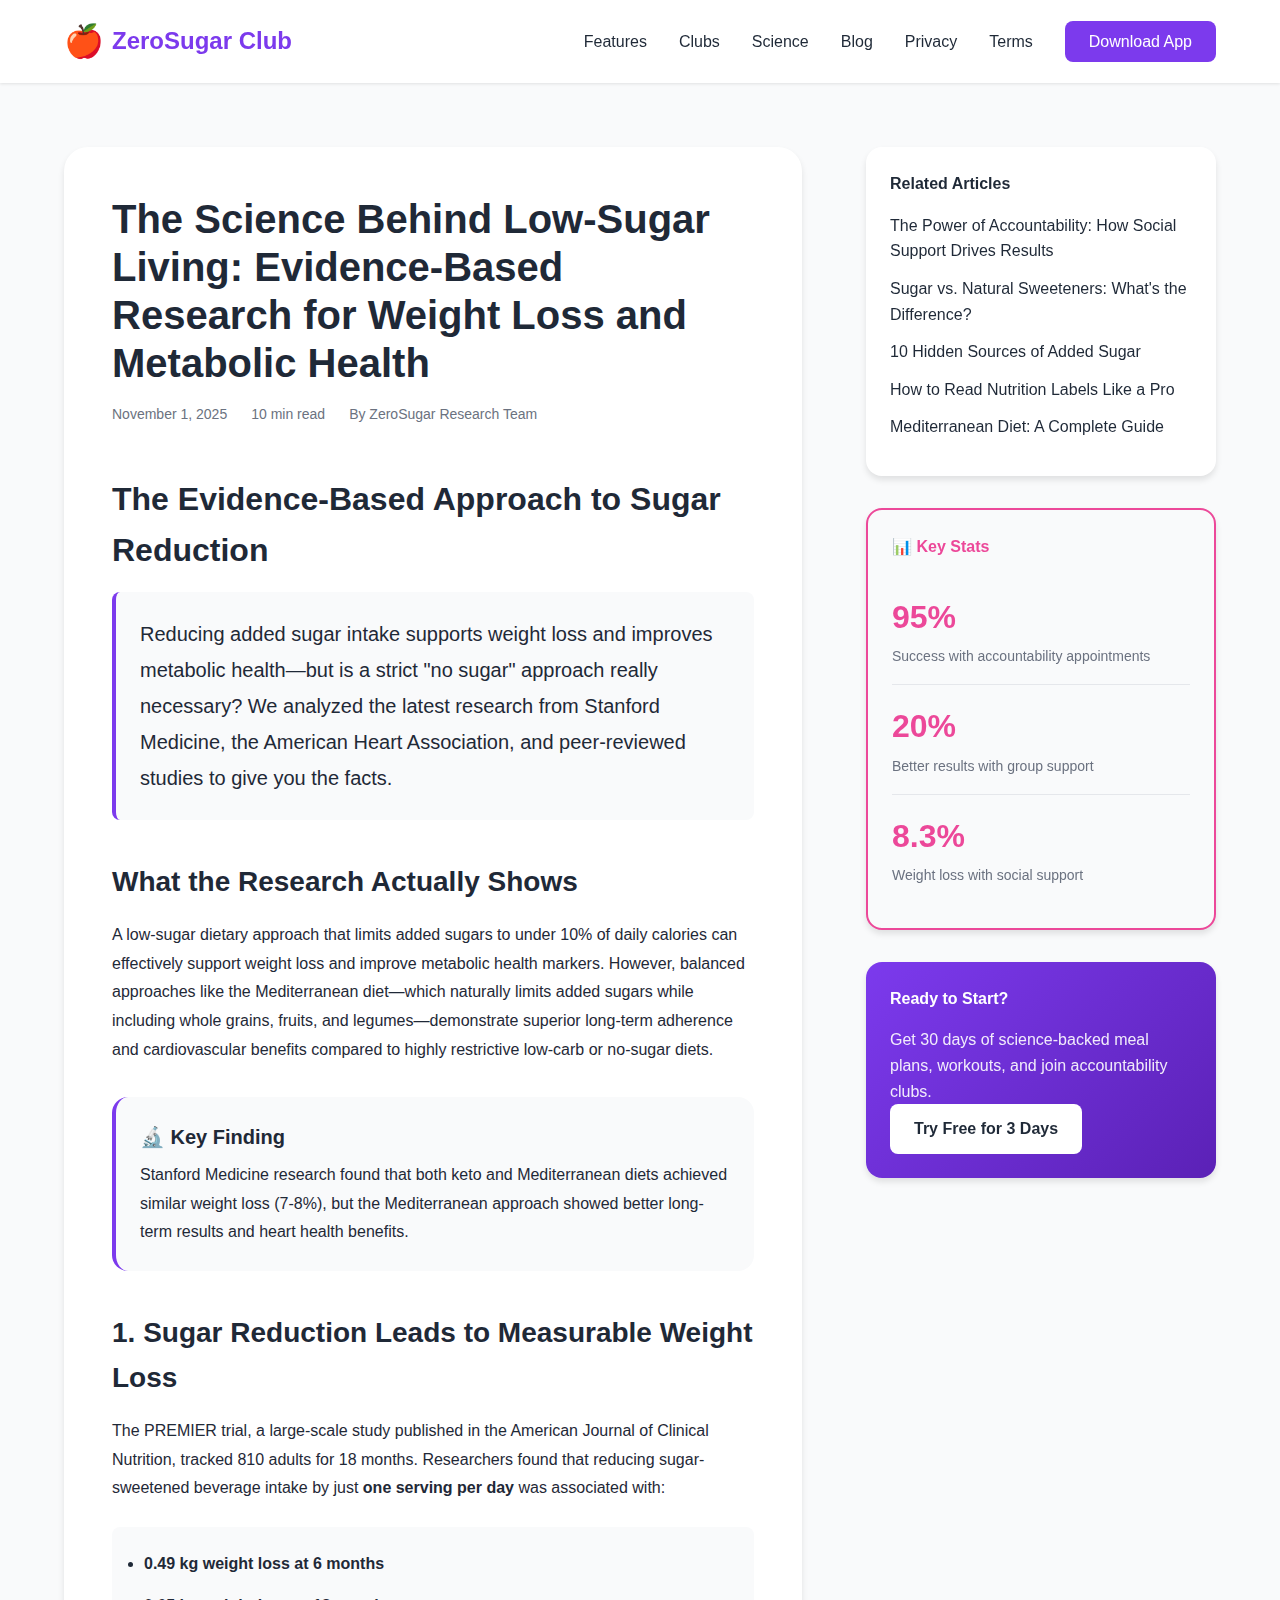
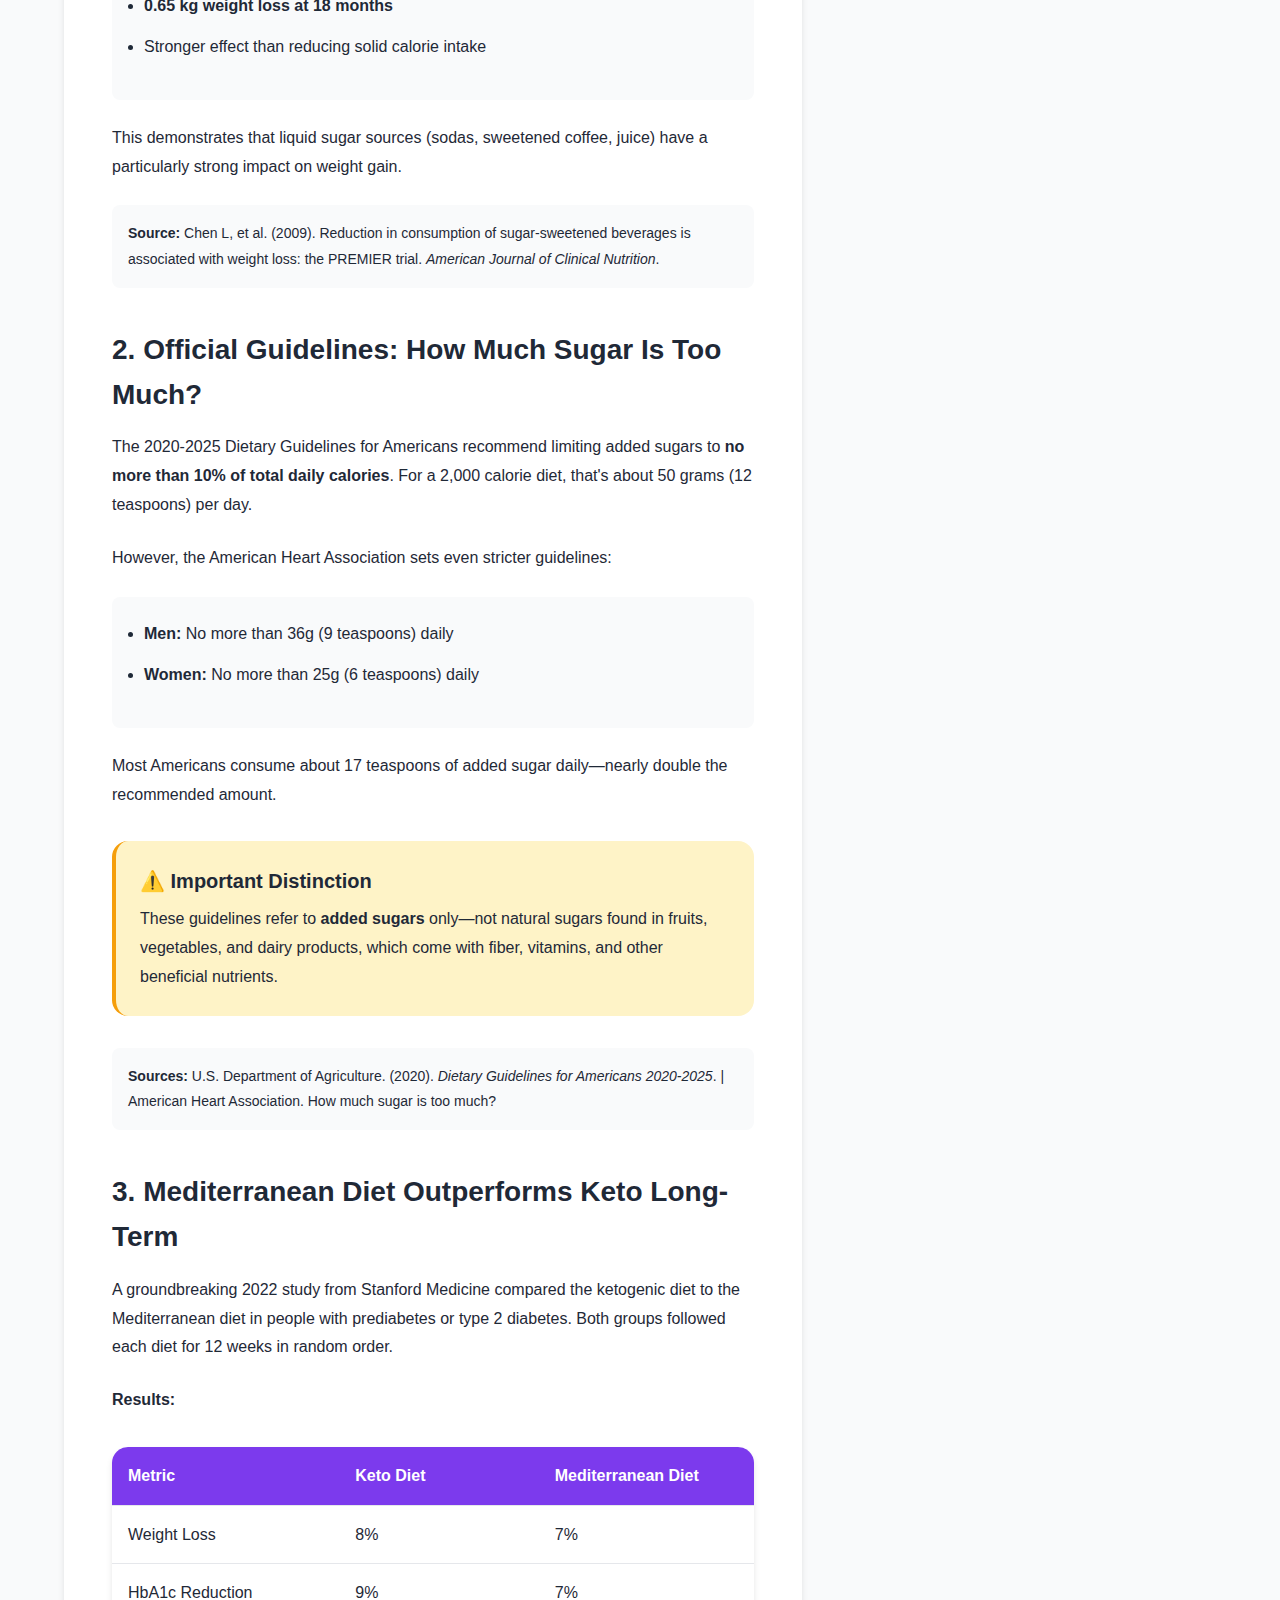
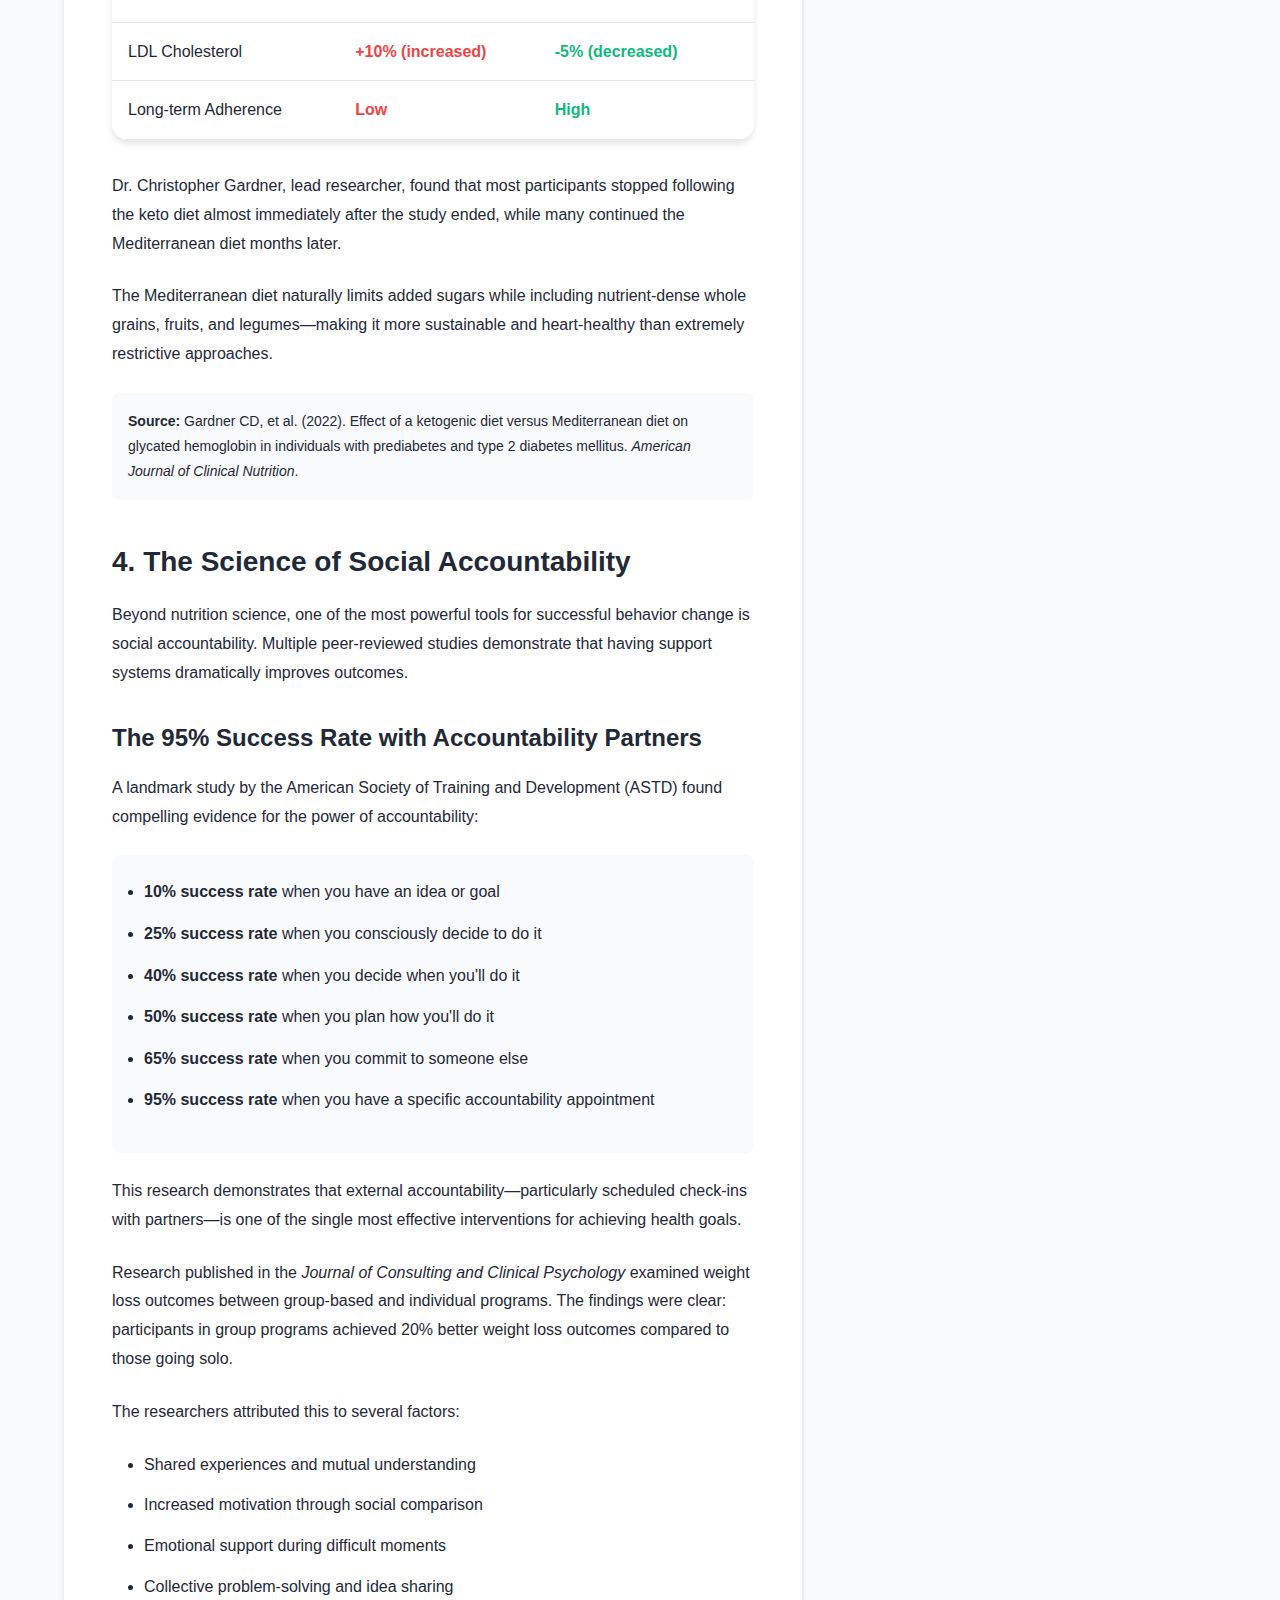
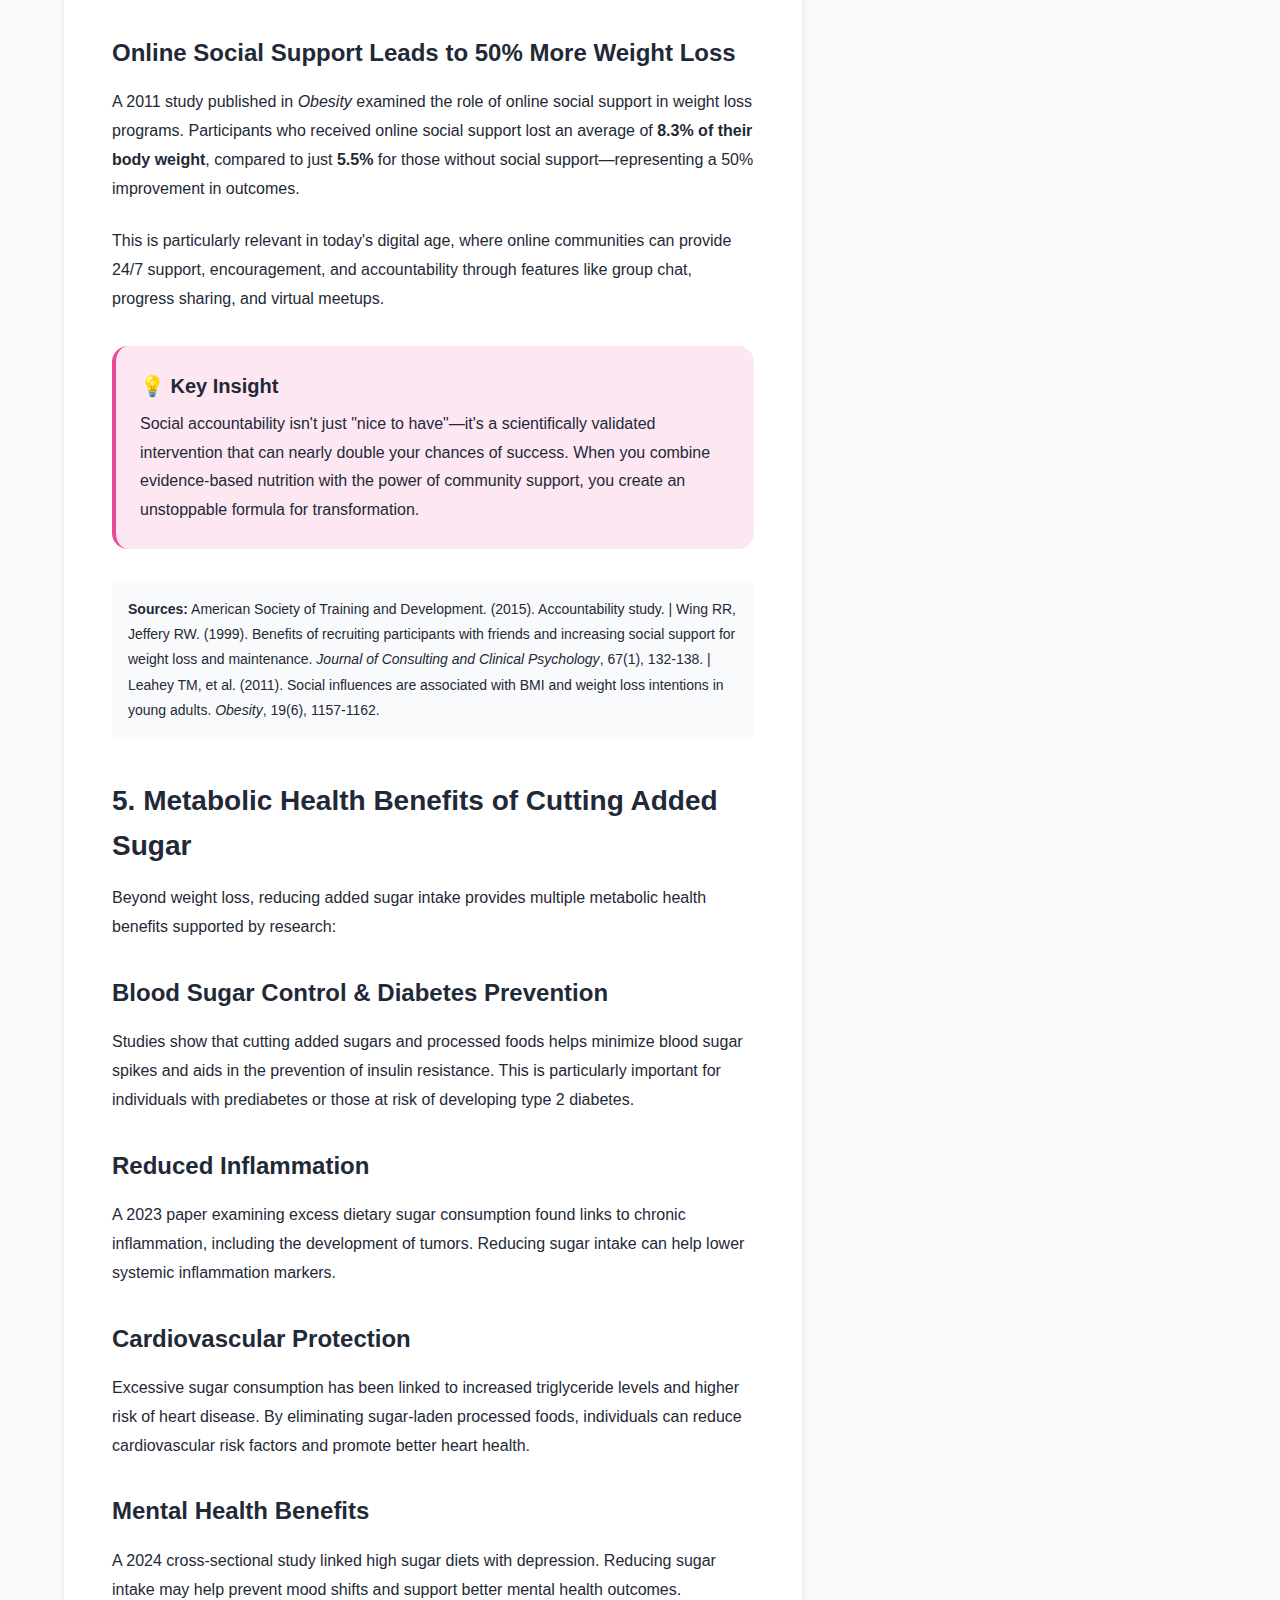
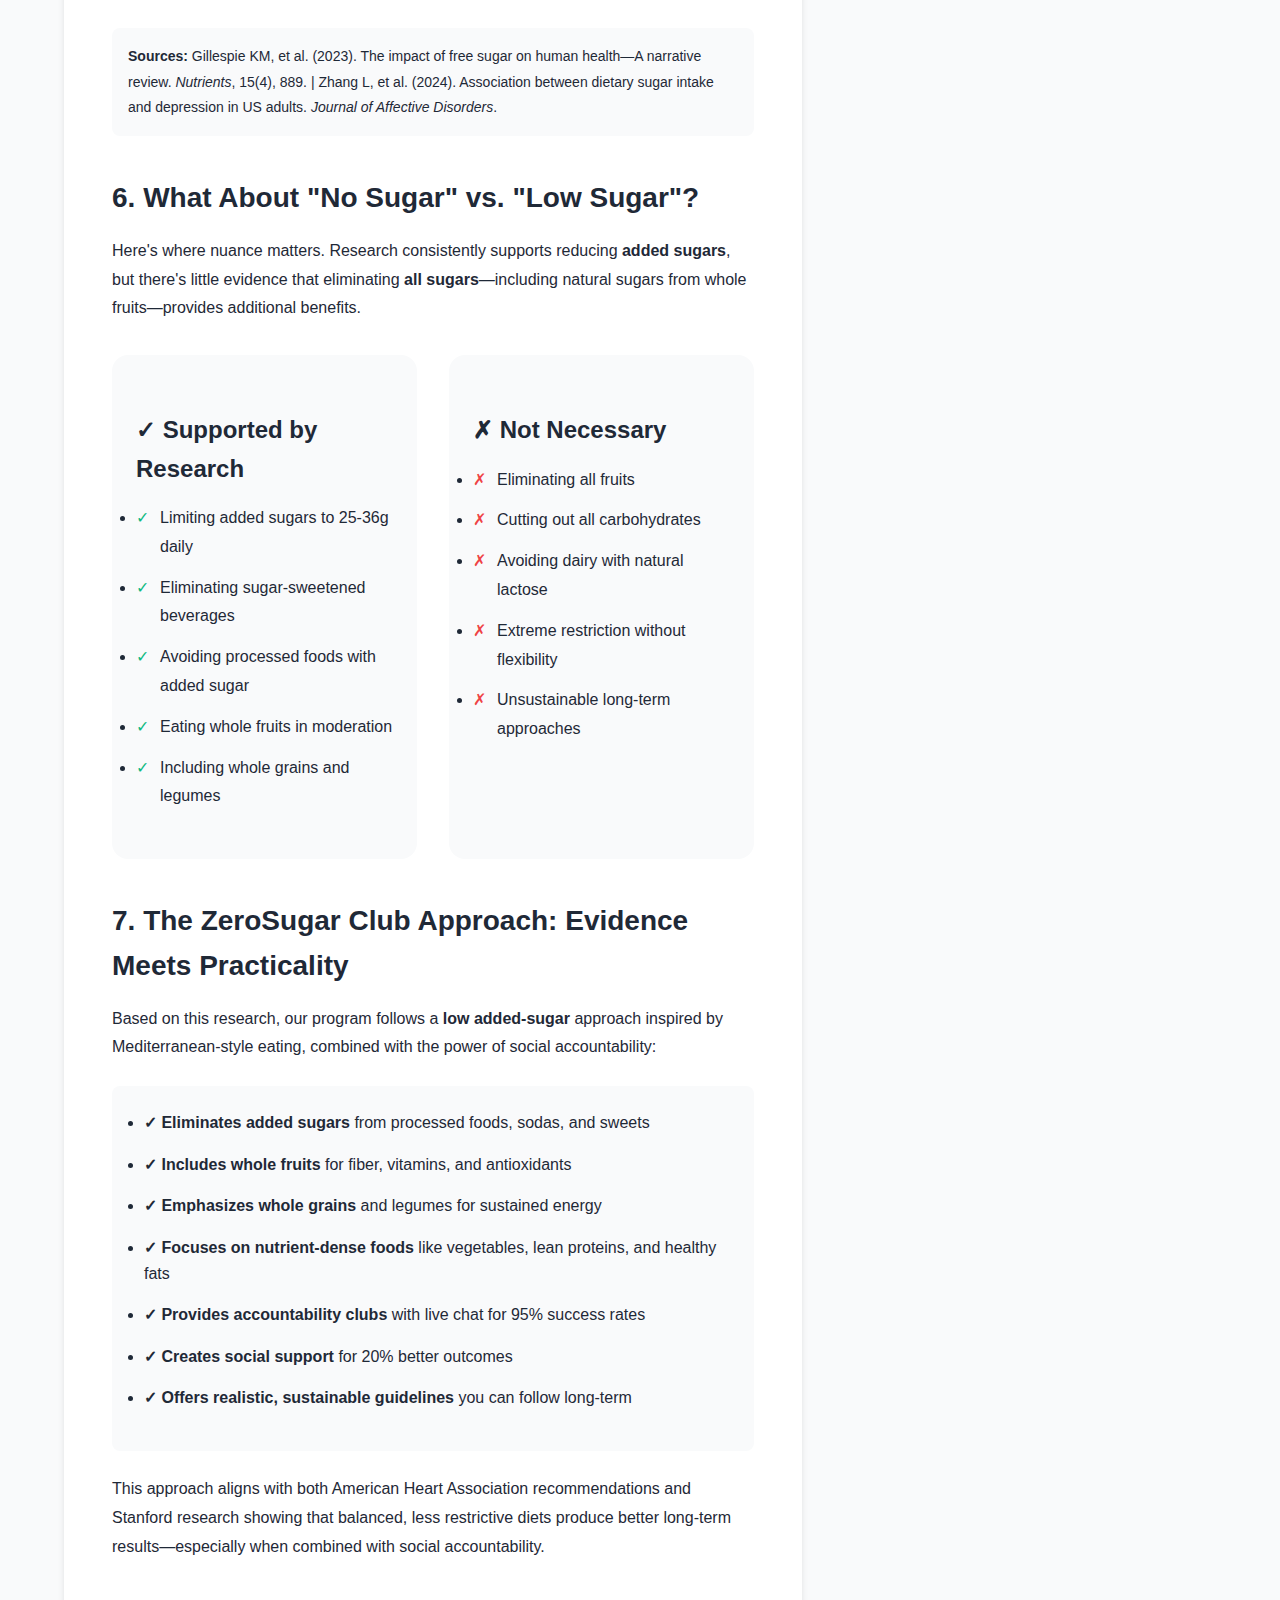
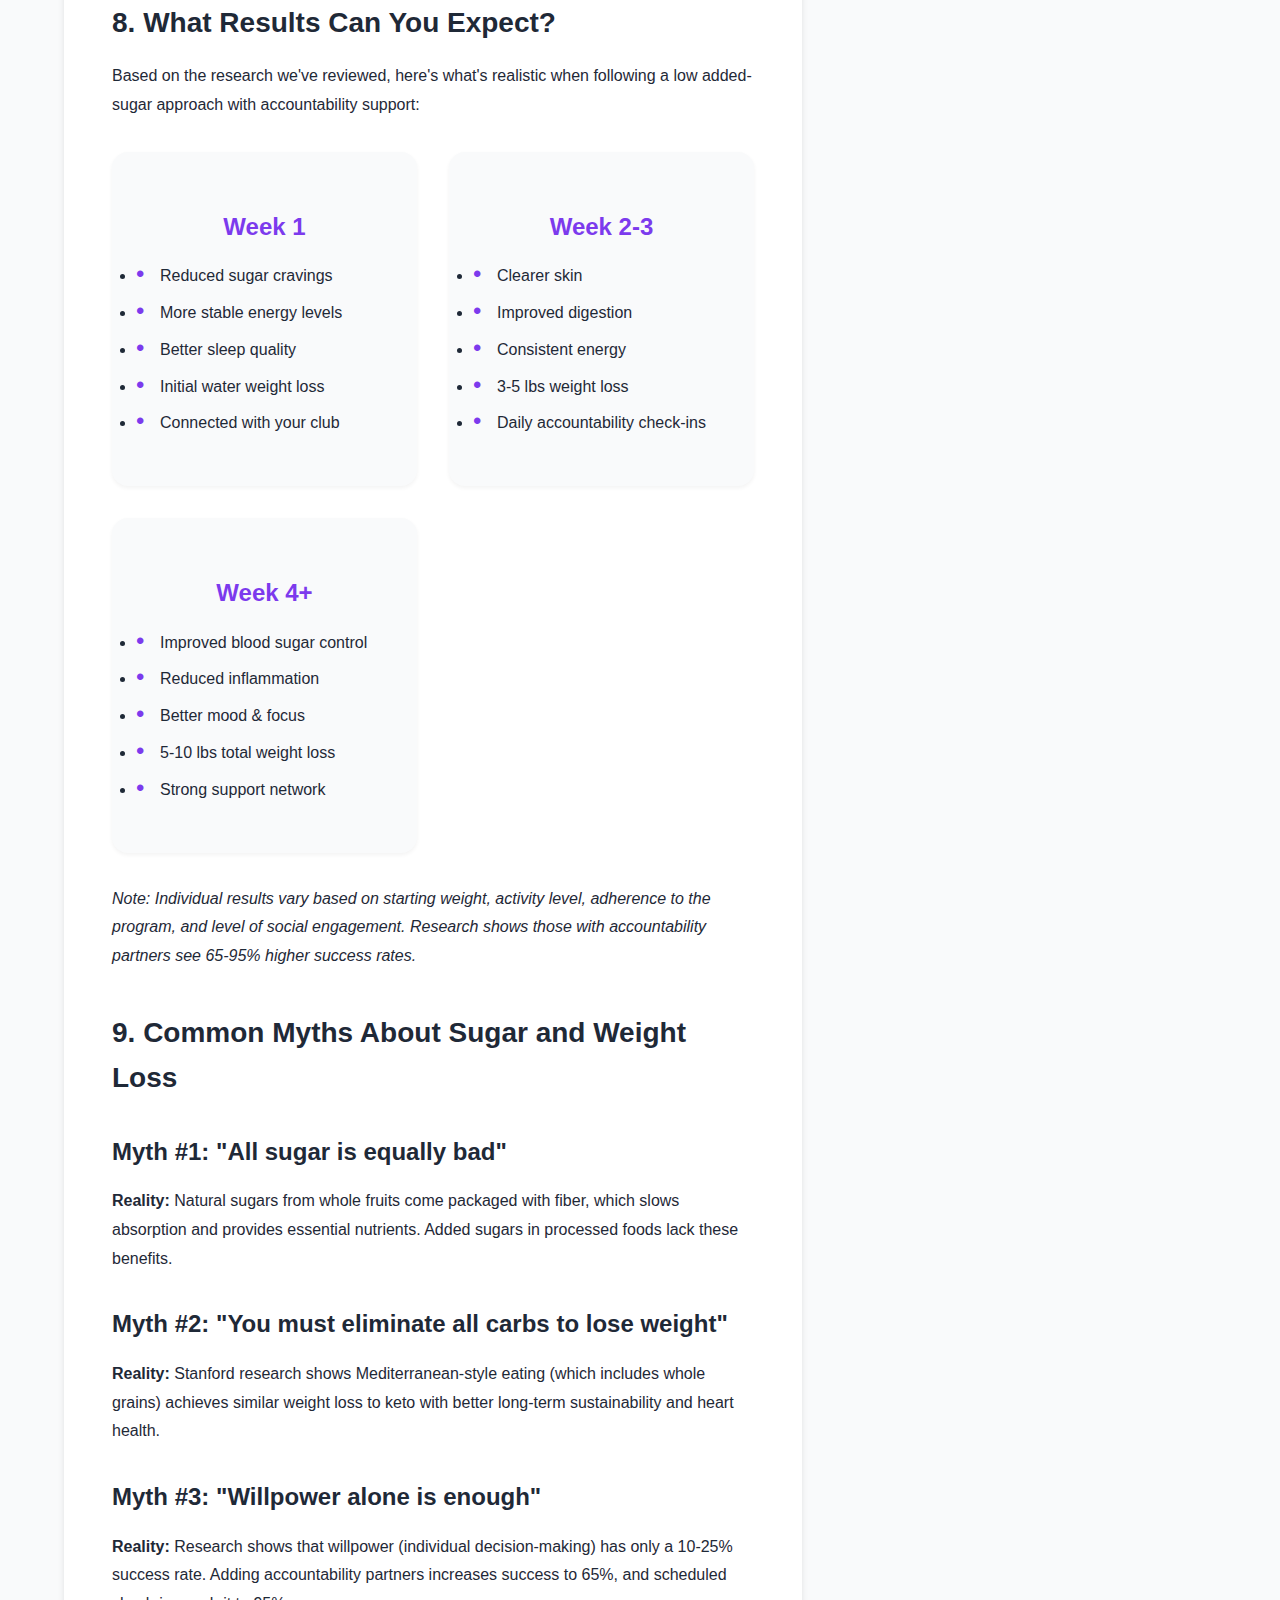
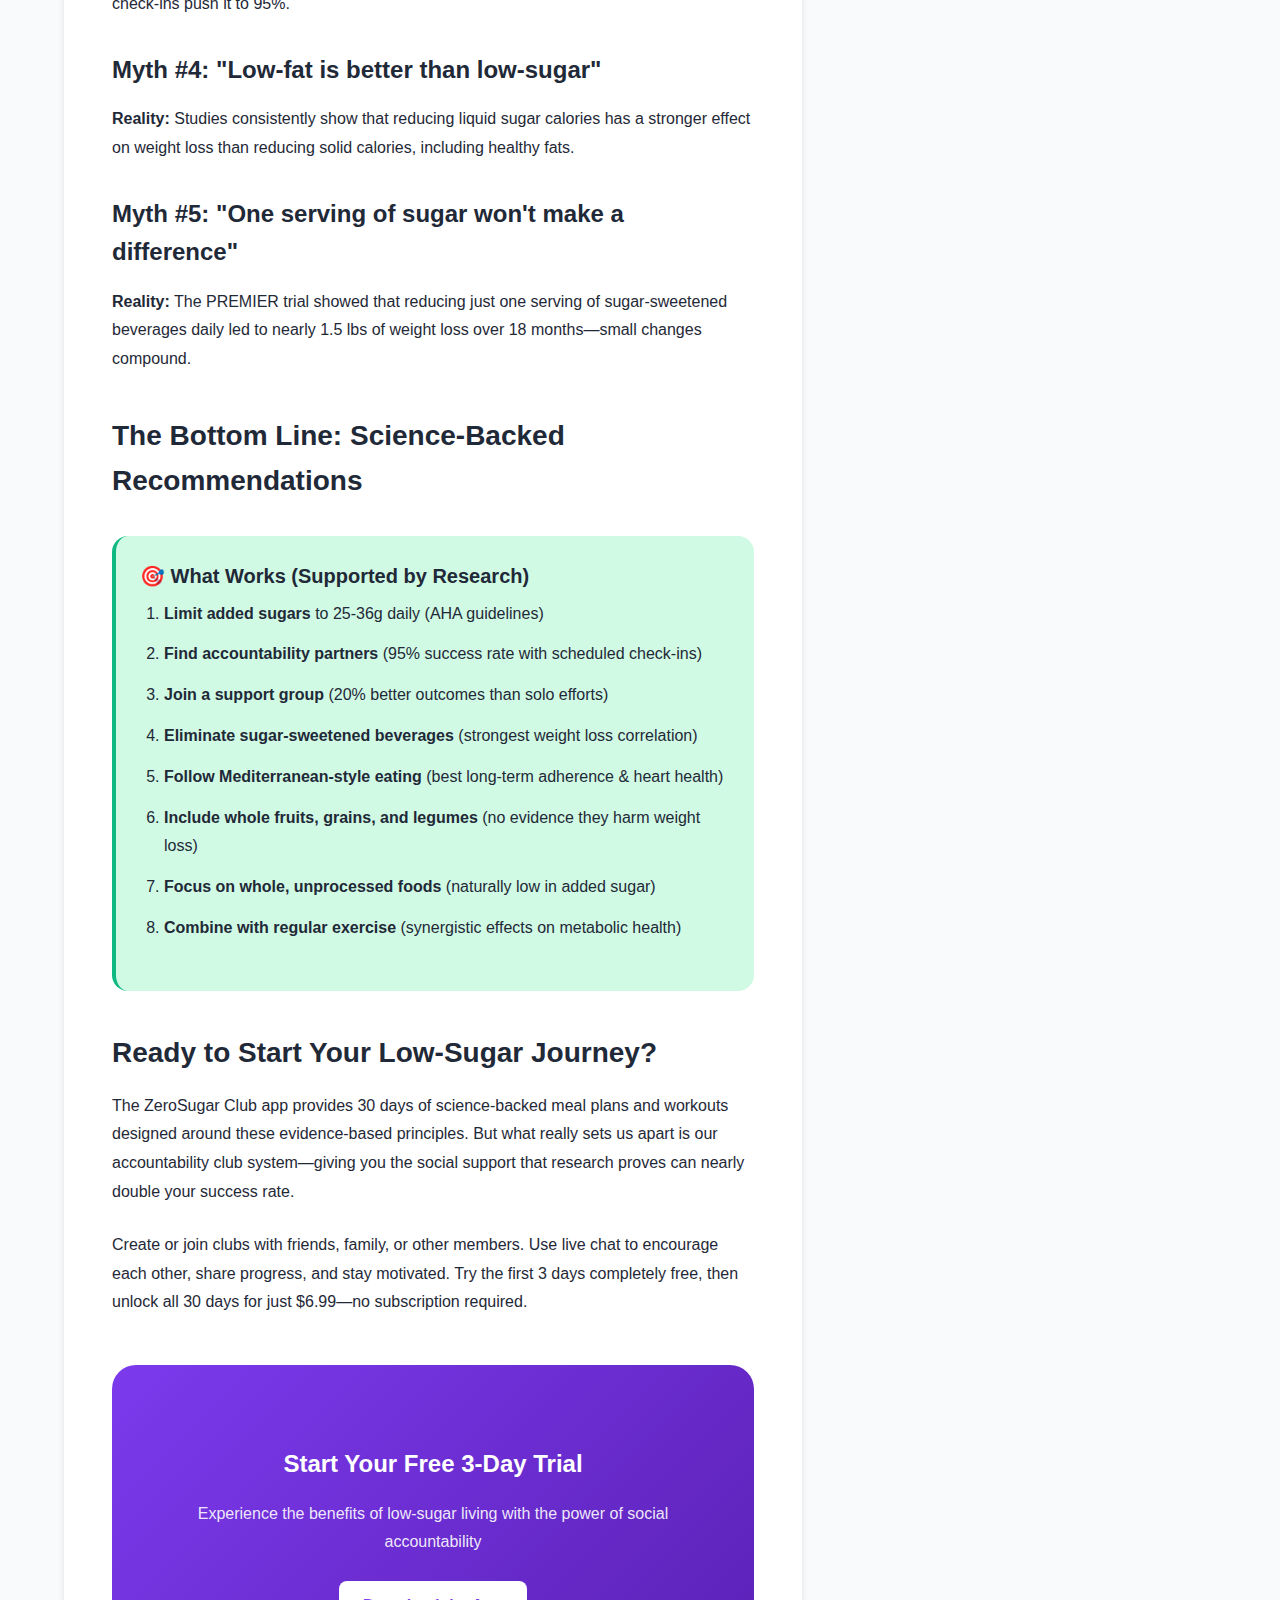
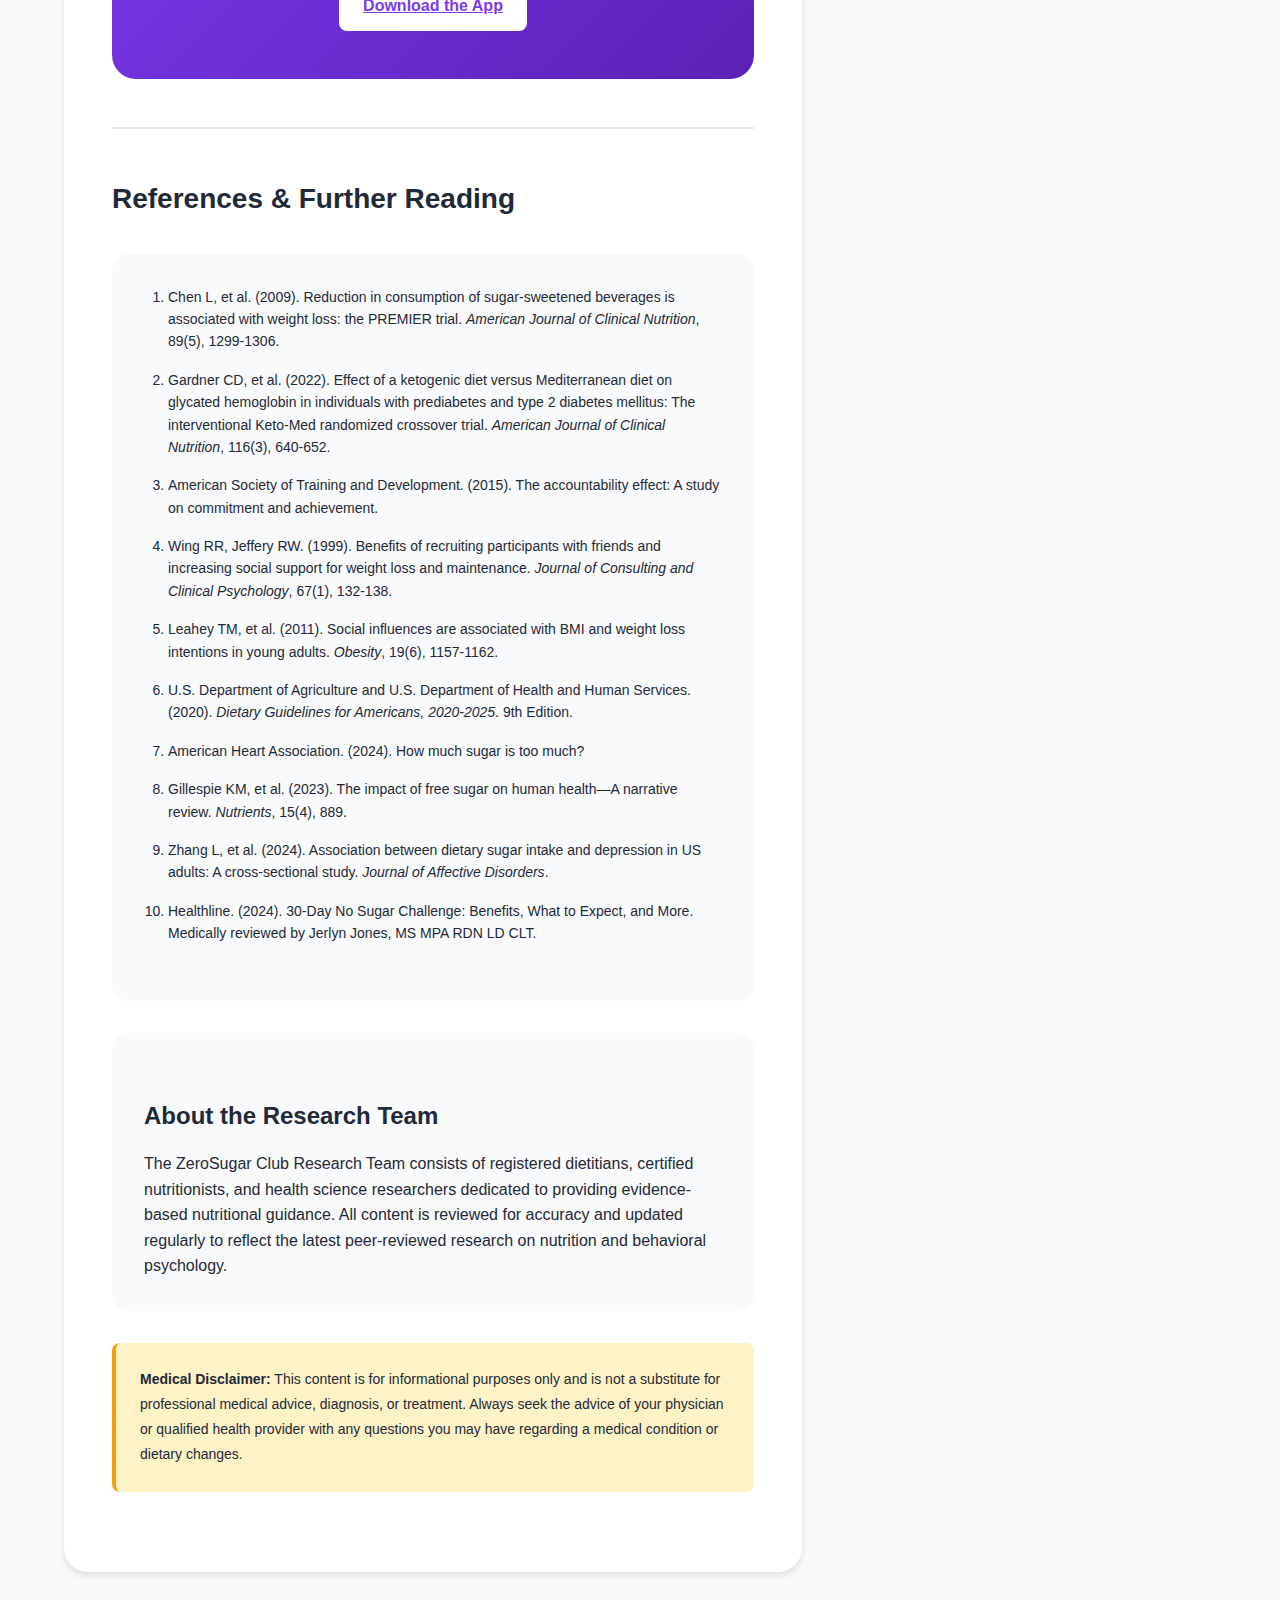
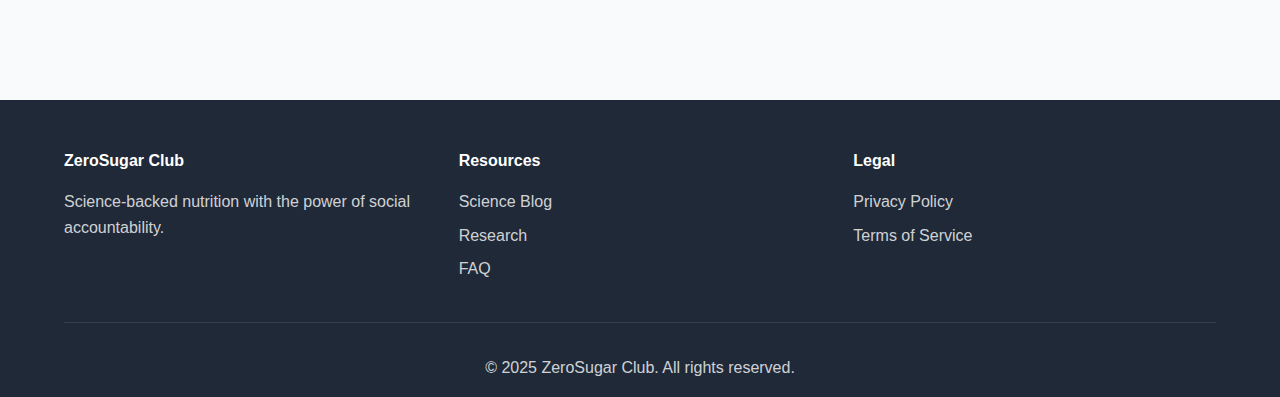
<file: blog.html>
<!DOCTYPE html>
<html lang="en">
<head>
    <meta charset="UTF-8">
    <meta name="viewport" content="width=device-width, initial-scale=1.0">
    
    <!-- Primary Meta Tags -->
    <title>The Science Behind Low-Sugar Living: Evidence-Based Research | ZeroSugar Club</title>
    <meta name="title" content="The Science Behind Low-Sugar Living: Evidence-Based Research | ZeroSugar Club">
    <meta name="description" content="Learn the science behind reducing sugar for weight loss. Stanford Medicine, AHA research on low-sugar diets, metabolic health & Mediterranean vs keto comparison.">
    <meta name="keywords" content="sugar research, weight loss studies, metabolic health, Stanford diet study, low sugar benefits, evidence-based nutrition, Mediterranean diet, keto diet comparison, accountability research">
    <meta name="author" content="ZeroSugar Research Team">
    <meta name="robots" content="index, follow">
    <link rel="canonical" href="https://yourusername.github.io/zerosugar-club/blog.html">
    
    <!-- Open Graph / Facebook -->
    <meta property="og:type" content="article">
    <meta property="og:url" content="https://yourusername.github.io/zerosugar-club/blog.html">
    <meta property="og:title" content="The Science Behind Low-Sugar Living: Evidence-Based Research">
    <meta property="og:description" content="Stanford Medicine research shows Mediterranean diets achieve similar weight loss to keto with better long-term results. Plus: accountability increases success by 95%.">
    <meta property="og:image" content="https://yourusername.github.io/zerosugar-club/images/blog-social.jpg">
    <meta property="og:image:width" content="1200">
    <meta property="og:image:height" content="630">
    <meta property="article:published_time" content="2025-11-01T00:00:00Z">
    <meta property="article:author" content="ZeroSugar Research Team">
    <meta property="article:section" content="Health & Nutrition">
    <meta property="article:tag" content="sugar research">
    <meta property="article:tag" content="weight loss">
    <meta property="article:tag" content="accountability">


    <!-- Twitter -->
    <meta property="twitter:card" content="summary_large_image">
    <meta property="twitter:url" content="https://yourusername.github.io/zerosugar-club/blog.html">
    <meta property="twitter:title" content="The Science Behind Low-Sugar Living">
    <meta property="twitter:description" content="Evidence-based research on low-sugar diets from Stanford Medicine, American Heart Association, and peer-reviewed studies.">
    <meta property="twitter:image" content="https://yourusername.github.io/zerosugar-club/images/blog-twitter.jpg">


    <!-- Favicon -->
    <link rel="icon" type="image/png" sizes="32x32" href="data:image/svg+xml,<svg xmlns='http://www.w3.org/2000/svg' viewBox='0 0 100 100'><text y='.9em' font-size='90'>🍎</text></svg>">
    
    <!-- Schema.org Structured Data for Article -->
    <script type="application/ld+json">
    {
        "@context": "https://schema.org",
        "@type": "Article",
        "headline": "The Science Behind Low-Sugar Living: Evidence-Based Research for Weight Loss and Metabolic Health",
        "description": "Comprehensive analysis of research from Stanford Medicine, American Heart Association, and peer-reviewed studies on low-sugar diets and social accountability for weight loss.",
        "image": "https://yourusername.github.io/zerosugar-club/images/blog-featured.jpg",
        "author": {
            "@type": "Organization",
            "name": "ZeroSugar Research Team",
            "url": "https://yourusername.github.io/zerosugar-club/"
        },
        "publisher": {
            "@type": "Organization",
            "name": "ZeroSugar Club",
            "logo": {
                "@type": "ImageObject",
                "url": "https://yourusername.github.io/zerosugar-club/images/logo.png"
            }
        },
        "datePublished": "2025-11-01",
        "dateModified": "2025-11-01",
        "mainEntityOfPage": {
            "@type": "WebPage",
            "@id": "https://yourusername.github.io/zerosugar-club/blog.html"
        }
    }
    </script>


    <script type="application/ld+json">
    {
        "@context": "https://schema.org",
        "@type": "BreadcrumbList",
        "itemListElement": [{
            "@type": "ListItem",
            "position": 1,
            "name": "Home",
            "item": "https://yourusername.github.io/zerosugar-club/"
        },{
            "@type": "ListItem",
            "position": 2,
            "name": "Blog",
            "item": "https://yourusername.github.io/zerosugar-club/blog.html"
        }]
    }
    </script>
    
    <style>
        /* Critical CSS */
        :root {
            --primary-color: #7C3AED;
            --primary-dark: #5B21B6;
            --secondary-color: #F59E0B;
            --success-color: #10B981;
            --danger-color: #EF4444;
            --accent-color: #EC4899;
            --text-dark: #1F2937;
            --text-light: #6B7280;
            --bg-light: #F9FAFB;
            --bg-white: #FFFFFF;
            --border-color: #E5E7EB;
        }


        * {
            margin: 0;
            padding: 0;
            box-sizing: border-box;
        }


        html {
            scroll-behavior: smooth;
        }


        body {
            font-family: -apple-system, BlinkMacSystemFont, 'Segoe UI', Roboto, 'Helvetica Neue', Arial, sans-serif;
            line-height: 1.6;
            color: var(--text-dark);
            background-color: var(--bg-light);
        }


        img {
            max-width: 100%;
            height: auto;
        }


        .container {
            max-width: 1200px;
            margin: 0 auto;
            padding: 0 1.5rem;
        }


        /* Navigation */
        .navbar {
            position: sticky;
            top: 0;
            z-index: 1000;
            background: rgba(255, 255, 255, 0.95);
            backdrop-filter: blur(10px);
            box-shadow: 0 1px 3px rgba(0, 0, 0, 0.1);
            padding: 1rem 0;
        }


        .nav-wrapper {
            display: flex;
            justify-content: space-between;
            align-items: center;
        }


        .logo {
            display: flex;
            align-items: center;
            gap: 0.5rem;
            font-size: 1.5rem;
            font-weight: 700;
            color: var(--primary-color);
            text-decoration: none;
        }


        .logo-icon {
            font-size: 2rem;
        }


        .nav-menu {
            display: flex;
            list-style: none;
            gap: 2rem;
            align-items: center;
        }


        .nav-menu a {
            text-decoration: none;
            color: var(--text-dark);
            font-weight: 500;
        }


        .nav-menu a:hover {
            color: var(--primary-color);
        }


        .cta-button {
            background: var(--primary-color);
            color: white !important;
            padding: 0.75rem 1.5rem;
            border-radius: 0.5rem;
        }


        /* Blog Layout */
        .blog-post {
            padding: 4rem 0;
        }


        .blog-layout {
            display: grid;
            grid-template-columns: 1fr 350px;
            gap: 4rem;
            align-items: start;
        }


        .blog-main {
            background: white;
            padding: 3rem;
            border-radius: 1.5rem;
            box-shadow: 0 4px 6px rgba(0, 0, 0, 0.1);
        }


        .blog-header h1 {
            font-size: 2.5rem;
            line-height: 1.2;
            margin-bottom: 1rem;
            color: var(--text-dark);
        }


        .blog-meta {
            display: flex;
            gap: 1.5rem;
            color: var(--text-light);
            font-size: 0.875rem;
            margin-bottom: 2rem;
            flex-wrap: wrap;
        }


        .blog-content h2 {
            font-size: 2rem;
            margin-top: 3rem;
            margin-bottom: 1rem;
            color: var(--text-dark);
        }


        .blog-content h3 {
            font-size: 1.75rem;
            margin-top: 2.5rem;
            margin-bottom: 1rem;
            color: var(--text-dark);
        }


        .blog-content h4 {
            font-size: 1.5rem;
            margin-top: 2rem;
            margin-bottom: 1rem;
            color: var(--text-dark);
        }


        .blog-content p {
            margin-bottom: 1.5rem;
            line-height: 1.8;
            color: var(--text-dark);
        }


        .blog-content ul,
        .blog-content ol {
            margin-bottom: 1.5rem;
            padding-left: 2rem;
        }


        .blog-content li {
            margin-bottom: 0.75rem;
            line-height: 1.8;
        }


        .blog-content ul li {
            list-style: disc;
        }


        .blog-content ol li {
            list-style: decimal;
        }


        .blog-content strong {
            font-weight: 700;
            color: var(--text-dark);
        }


        .blog-content a {
            color: var(--primary-color);
            text-decoration: underline;
        }


        .blog-content a:hover {
            color: var(--primary-dark);
        }


        .highlight {
            color: var(--primary-color);
        }


        .lead {
            font-size: 1.25rem;
            line-height: 1.6;
            color: var(--text-light);
            margin-bottom: 2rem;
            padding: 1.5rem;
            background: var(--bg-light);
            border-left: 4px solid var(--primary-color);
            border-radius: 0.5rem;
        }


        /* Research Lists */
        .research-list {
            background: var(--bg-light);
            padding: 1.5rem 1.5rem 1.5rem 3rem;
            border-radius: 0.5rem;
            margin: 1.5rem 0;
        }


        .research-list li {
            margin-bottom: 1rem;
            line-height: 1.6;
        }


        /* Callout Boxes */
        .callout-box {
            padding: 1.5rem;
            border-radius: 1rem;
            margin: 2rem 0;
            border-left: 4px solid var(--primary-color);
            background: var(--bg-light);
        }


        .callout-box h4 {
            margin-top: 0;
            margin-bottom: 0.5rem;
            font-size: 1.25rem;
        }


        .callout-box p {
            margin-bottom: 0;
        }


        /* Citation */
        .citation {
            font-size: 0.875rem;
            color: var(--text-light);
            padding: 1rem;
            background: var(--bg-light);
            border-radius: 0.5rem;
            margin: 1.5rem 0;
        }


        .citation a {
            color: var(--primary-color);
            text-decoration: underline;
        }


        /* Comparison Table */
        .comparison-table {
            width: 100%;
            border-collapse: collapse;
            margin: 2rem 0;
            box-shadow: 0 4px 6px rgba(0, 0, 0, 0.1);
            border-radius: 1rem;
            overflow: hidden;
        }


        .comparison-table thead {
            background: var(--primary-color);
            color: white;
        }


        .comparison-table th,
        .comparison-table td {
            padding: 1rem;
            text-align: left;
            border-bottom: 1px solid var(--border-color);
        }


        .comparison-table tbody tr:hover {
            background: var(--bg-light);
        }


        .positive {
            color: var(--success-color);
            font-weight: 600;
        }


        .negative {
            color: var(--danger-color);
            font-weight: 600;
        }


        /* Two Column Comparison */
        .two-column-comparison {
            display: grid;
            grid-template-columns: 1fr 1fr;
            gap: 2rem;
            margin: 2rem 0;
        }


        .two-column-comparison .column {
            background: var(--bg-light);
            padding: 1.5rem;
            border-radius: 1rem;
        }


        .positive-heading {
            color: var(--success-color);
            margin-bottom: 1rem;
        }


        .negative-heading {
            color: var(--danger-color);
            margin-bottom: 1rem;
        }


        .two-column-comparison ul {
            list-style: none;
            padding-left: 0;
        }


        .two-column-comparison li {
            padding-left: 1.5rem;
            position: relative;
            margin-bottom: 0.75rem;
        }


        .two-column-comparison .column:first-child li::before {
            content: '✓';
            position: absolute;
            left: 0;
            color: var(--success-color);
        }


        .two-column-comparison .column:last-child li::before {
            content: '✗';
            position: absolute;
            left: 0;
            color: var(--danger-color);
        }


        /* Results Grid */
        .results-grid {
            display: grid;
            grid-template-columns: repeat(auto-fit, minmax(250px, 1fr));
            gap: 2rem;
            margin: 2rem 0;
        }


        .result-card {
            background: var(--bg-light);
            padding: 1.5rem;
            border-radius: 1rem;
            box-shadow: 0 2px 4px rgba(0, 0, 0, 0.05);
        }


        .result-card h4 {
            color: var(--primary-color);
            margin-bottom: 1rem;
            text-align: center;
        }


        .result-card ul {
            list-style: none;
            padding-left: 0;
        }


        .result-card li {
            padding-left: 1.5rem;
            position: relative;
            margin-bottom: 0.5rem;
        }


        .result-card li::before {
            content: '•';
            position: absolute;
            left: 0;
            color: var(--primary-color);
            font-size: 1.5rem;
            line-height: 1;
        }


        /* Blog CTA */
        .blog-cta {
            background: linear-gradient(135deg, var(--primary-color), var(--primary-dark));
            color: white;
            padding: 3rem;
            border-radius: 1.5rem;
            text-align: center;
            margin: 3rem 0;
        }


        .blog-cta h4 {
            color: white;
            margin-bottom: 1rem;
        }


        .blog-cta p {
            color: rgba(255, 255, 255, 0.9);
            margin-bottom: 1.5rem;
        }


        .btn {
            display: inline-block;
            padding: 0.75rem 1.5rem;
            background: white;
            color: var(--primary-color);
            text-decoration: none;
            border-radius: 0.5rem;
            font-weight: 600;
            transition: all 0.3s;
        }


        .btn:hover {
            transform: translateY(-2px);
            box-shadow: 0 4px 8px rgba(0, 0, 0, 0.2);
        }


        /* References */
        .references {
            background: var(--bg-light);
            padding: 2rem;
            border-radius: 1rem;
            margin: 2rem 0;
        }


        .references h3 {
            margin-top: 0;
        }


        .references ol {
            padding-left: 1.5rem;
        }


        .references li {
            margin-bottom: 1rem;
            line-height: 1.6;
            font-size: 0.875rem;
        }


        /* Author Bio */
        .author-bio {
            background: var(--bg-light);
            padding: 2rem;
            border-radius: 1rem;
            margin: 2rem 0;
        }


        .author-bio h4 {
            margin-bottom: 1rem;
        }


        .author-bio p {
            margin-bottom: 0;
            line-height: 1.6;
        }


        /* Disclaimer Box */
        .disclaimer-box {
            background: #FEF3C7;
            border-left: 4px solid var(--secondary-color);
            padding: 1.5rem;
            border-radius: 0.5rem;
            margin: 2rem 0;
        }


        .disclaimer-box p {
            margin-bottom: 0;
            font-size: 0.875rem;
        }


        /* Horizontal Rule */
        hr {
            border: none;
            border-top: 2px solid var(--border-color);
            margin: 3rem 0;
        }


        /* Sidebar */
        .blog-sidebar {
            position: sticky;
            top: 100px;
            height: fit-content;
        }


        .sidebar-widget {
            background: white;
            padding: 1.5rem;
            border-radius: 1rem;
            margin-bottom: 2rem;
            box-shadow: 0 4px 6px rgba(0, 0, 0, 0.1);
        }


        .sidebar-widget h4 {
            margin-bottom: 1rem;
            color: var(--text-dark);
        }


        .sidebar-widget ul {
            list-style: none;
            padding: 0;
        }


        .sidebar-widget li {
            margin-bottom: 0.75rem;
        }


        .sidebar-widget a {
            color: var(--text-dark);
            text-decoration: none;
        }


        .sidebar-widget a:hover {
            color: var(--primary-color);
        }


        .cta-widget {
            background: linear-gradient(135deg, var(--primary-color), var(--primary-dark));
            color: white;
        }


        .cta-widget h4 {
            color: white;
        }


        .cta-widget p {
            color: rgba(255, 255, 255, 0.9);
        }


        /* Footer */
        .footer {
            background: var(--text-dark);
            color: white;
            padding: 3rem 0 1rem;
            margin-top: 4rem;
        }


        .footer-grid {
            display: grid;
            grid-template-columns: repeat(auto-fit, minmax(200px, 1fr));
            gap: 2rem;
            margin-bottom: 2rem;
        }


        .footer h4 {
            color: white;
            margin-bottom: 1rem;
        }


        .footer p {
            color: rgba(255, 255, 255, 0.8);
        }


        .footer ul {
            list-style: none;
            padding: 0;
        }


        .footer ul li {
            margin-bottom: 0.5rem;
        }


        .footer a {
            color: rgba(255, 255, 255, 0.8);
            text-decoration: none;
        }


        .footer a:hover {
            color: white;
        }


        .footer-bottom {
            border-top: 1px solid rgba(255, 255, 255, 0.1);
            padding-top: 2rem;
            text-align: center;
            color: rgba(255, 255, 255, 0.6);
        }


        /* Responsive */
        @media (max-width: 968px) {
            .blog-layout {
                grid-template-columns: 1fr;
            }


            .blog-sidebar {
                position: static;
            }


            .two-column-comparison {
                grid-template-columns: 1fr;
            }
        }


        @media (max-width: 768px) {
            .nav-menu {
                display: none;
            }


            .blog-main {
                padding: 2rem;
            }


            .blog-header h1 {
                font-size: 1.75rem;
            }


            .blog-content h2 {
                font-size: 1.5rem;
            }


            .blog-content h3 {
                font-size: 1.25rem;
            }


            .results-grid {
                grid-template-columns: 1fr;
            }
        }


        @media (max-width: 480px) {
            .container {
                padding: 0 1rem;
            }


            .blog-main {
                padding: 1.5rem;
            }


            .blog-header h1 {
                font-size: 1.5rem;
            }


            .lead {
                font-size: 1.125rem;
                padding: 1rem;
            }
        }
    </style>
</head>
<body>
    <nav class="navbar" role="navigation">
        <div class="container">
            <div class="nav-wrapper">
                <a href="index.html" class="logo" aria-label="ZeroSugar Club Home">
                    <span class="logo-icon" aria-hidden="true">🍎</span>
                    <span class="logo-text">ZeroSugar Club</span>
                </a>
                <ul class="nav-menu">
                    <li><a href="index.html#features">Features</a></li>
                    <li><a href="index.html#accountability">Clubs</a></li>
                    <li><a href="index.html#science">Science</a></li>
                    <li><a href="blog.html">Blog</a></li>
                    <li><a href="privacy-policy.html">Privacy</a></li>
                    <li><a href="terms-of-service.html">Terms</a></li>
                    <li><a href="index.html#download" class="cta-button">Download App</a></li>
                </ul>
            </div>
        </div>
    </nav>


    <article class="blog-post">
        <div class="container">
            <div class="blog-layout">
                <div class="blog-main">
                    <header class="blog-header">
                        <h1>The Science Behind Low-Sugar Living: Evidence-Based Research for Weight Loss and Metabolic Health</h1>
                        <div class="blog-meta">
                            <time datetime="2025-11-01">November 1, 2025</time>
                            <span>10 min read</span>
                            <span>By ZeroSugar Research Team</span>
                        </div>
                    </header>


                    <div class="blog-content">
                        <h2>The Evidence-Based Approach to Sugar Reduction</h2>
                        
                        <p class="lead">Reducing added sugar intake supports weight loss and improves metabolic health—but is a strict "no sugar" approach really necessary? We analyzed the latest research from Stanford Medicine, the American Heart Association, and peer-reviewed studies to give you the facts.</p>


                        <h3>What the Research Actually Shows</h3>
                        
                        <p>A low-sugar dietary approach that limits added sugars to under 10% of daily calories can effectively support weight loss and improve metabolic health markers. However, balanced approaches like the Mediterranean diet—which naturally limits added sugars while including whole grains, fruits, and legumes—demonstrate superior long-term adherence and cardiovascular benefits compared to highly restrictive low-carb or no-sugar diets.</p>


                        <div class="callout-box">
                            <h4>🔬 Key Finding</h4>
                            <p>Stanford Medicine research found that both keto and Mediterranean diets achieved similar weight loss (7-8%), but the Mediterranean approach showed better long-term results and heart health benefits.</p>
                        </div>


                        <h3>1. Sugar Reduction Leads to Measurable Weight Loss</h3>
                        
                        <p>The PREMIER trial, a large-scale study published in the American Journal of Clinical Nutrition, tracked 810 adults for 18 months. Researchers found that reducing sugar-sweetened beverage intake by just <strong>one serving per day</strong> was associated with:</p>
                        
                        <ul class="research-list">
                            <li><strong>0.49 kg weight loss at 6 months</strong></li>
                            <li><strong>0.65 kg weight loss at 18 months</strong></li>
                            <li>Stronger effect than reducing solid calorie intake</li>
                        </ul>
                        
                        <p>This demonstrates that liquid sugar sources (sodas, sweetened coffee, juice) have a particularly strong impact on weight gain.</p>
                        
                        <p class="citation"><strong>Source:</strong> Chen L, et al. (2009). Reduction in consumption of sugar-sweetened beverages is associated with weight loss: the PREMIER trial. <em>American Journal of Clinical Nutrition</em>.</p>


                        <h3>2. Official Guidelines: How Much Sugar Is Too Much?</h3>
                        
                        <p>The 2020-2025 Dietary Guidelines for Americans recommend limiting added sugars to <strong>no more than 10% of total daily calories</strong>. For a 2,000 calorie diet, that's about 50 grams (12 teaspoons) per day.</p>
                        
                        <p>However, the American Heart Association sets even stricter guidelines:</p>
                        
                        <ul class="research-list">
                            <li><strong>Men:</strong> No more than 36g (9 teaspoons) daily</li>
                            <li><strong>Women:</strong> No more than 25g (6 teaspoons) daily</li>
                        </ul>
                        
                        <p>Most Americans consume about 17 teaspoons of added sugar daily—nearly double the recommended amount.</p>
                        
                        <div class="callout-box" style="background: #FEF3C7; border-left-color: var(--secondary-color);">
                            <h4>⚠️ Important Distinction</h4>
                            <p>These guidelines refer to <strong>added sugars</strong> only—not natural sugars found in fruits, vegetables, and dairy products, which come with fiber, vitamins, and other beneficial nutrients.</p>
                        </div>
                        
                        <p class="citation"><strong>Sources:</strong> U.S. Department of Agriculture. (2020). <em>Dietary Guidelines for Americans 2020-2025</em>. | American Heart Association. How much sugar is too much?</p>


                        <h3>3. Mediterranean Diet Outperforms Keto Long-Term</h3>
                        
                        <p>A groundbreaking 2022 study from Stanford Medicine compared the ketogenic diet to the Mediterranean diet in people with prediabetes or type 2 diabetes. Both groups followed each diet for 12 weeks in random order.</p>
                        
                        <p><strong>Results:</strong></p>
                        
                        <table class="comparison-table">
                            <thead>
                                <tr>
                                    <th>Metric</th>
                                    <th>Keto Diet</th>
                                    <th>Mediterranean Diet</th>
                                </tr>
                            </thead>
                            <tbody>
                                <tr>
                                    <td>Weight Loss</td>
                                    <td>8%</td>
                                    <td>7%</td>
                                </tr>
                                <tr>
                                    <td>HbA1c Reduction</td>
                                    <td>9%</td>
                                    <td>7%</td>
                                </tr>
                                <tr>
                                    <td>LDL Cholesterol</td>
                                    <td class="negative">+10% (increased)</td>
                                    <td class="positive">-5% (decreased)</td>
                                </tr>
                                <tr>
                                    <td>Long-term Adherence</td>
                                    <td class="negative">Low</td>
                                    <td class="positive">High</td>
                                </tr>
                            </tbody>
                        </table>
                        
                        <p>Dr. Christopher Gardner, lead researcher, found that most participants stopped following the keto diet almost immediately after the study ended, while many continued the Mediterranean diet months later.</p>
                        
                        <p>The Mediterranean diet naturally limits added sugars while including nutrient-dense whole grains, fruits, and legumes—making it more sustainable and heart-healthy than extremely restrictive approaches.</p>
                        
                        <p class="citation"><strong>Source:</strong> Gardner CD, et al. (2022). Effect of a ketogenic diet versus Mediterranean diet on glycated hemoglobin in individuals with prediabetes and type 2 diabetes mellitus. <em>American Journal of Clinical Nutrition</em>.</p>


                        <h3>4. The Science of Social Accountability</h3>


                        <p>Beyond nutrition science, one of the most powerful tools for successful behavior change is social accountability. Multiple peer-reviewed studies demonstrate that having support systems dramatically improves outcomes.</p>


                        <h4>The 95% Success Rate with Accountability Partners</h4>


                        <p>A landmark study by the American Society of Training and Development (ASTD) found compelling evidence for the power of accountability:</p>


                        <ul class="research-list">
                            <li><strong>10% success rate</strong> when you have an idea or goal</li>
                            <li><strong>25% success rate</strong> when you consciously decide to do it</li>
                            <li><strong>40% success rate</strong> when you decide when you'll do it</li>
                            <li><strong>50% success rate</strong> when you plan how you'll do it</li>
                            <li><strong>65% success rate</strong> when you commit to someone else</li>
                            <li><strong>95% success rate</strong> when you have a specific accountability appointment</li>
                        </ul>


                        <p>This research demonstrates that external accountability—particularly scheduled check-ins with partners—is one of the single most effective interventions for achieving health goals.</p>
                        <p>Research published in the <em>Journal of Consulting and Clinical Psychology</em> examined weight loss outcomes between group-based and individual programs. The findings were clear: participants in group programs achieved 20% better weight loss outcomes compared to those going solo.</p>


                    <p>The researchers attributed this to several factors:</p>


                    <ul>
                        <li>Shared experiences and mutual understanding</li>
                        <li>Increased motivation through social comparison</li>
                        <li>Emotional support during difficult moments</li>
                        <li>Collective problem-solving and idea sharing</li>
                    </ul>


                    <h4>Online Social Support Leads to 50% More Weight Loss</h4>


                    <p>A 2011 study published in <em>Obesity</em> examined the role of online social support in weight loss programs. Participants who received online social support lost an average of <strong>8.3% of their body weight</strong>, compared to just <strong>5.5%</strong> for those without social support—representing a 50% improvement in outcomes.</p>


                    <p>This is particularly relevant in today's digital age, where online communities can provide 24/7 support, encouragement, and accountability through features like group chat, progress sharing, and virtual meetups.</p>


                    <div class="callout-box" style="border-left-color: var(--accent-color); background: #FCE7F3;">
                        <h4>💡 Key Insight</h4>
                        <p>Social accountability isn't just "nice to have"—it's a scientifically validated intervention that can nearly double your chances of success. When you combine evidence-based nutrition with the power of community support, you create an unstoppable formula for transformation.</p>
                    </div>


                    <p class="citation"><strong>Sources:</strong> American Society of Training and Development. (2015). Accountability study. | Wing RR, Jeffery RW. (1999). Benefits of recruiting participants with friends and increasing social support for weight loss and maintenance. <em>Journal of Consulting and Clinical Psychology</em>, 67(1), 132-138. | Leahey TM, et al. (2011). Social influences are associated with BMI and weight loss intentions in young adults. <em>Obesity</em>, 19(6), 1157-1162.</p>


                    <h3>5. Metabolic Health Benefits of Cutting Added Sugar</h3>
                    
                    <p>Beyond weight loss, reducing added sugar intake provides multiple metabolic health benefits supported by research:</p>
                    
                    <h4>Blood Sugar Control & Diabetes Prevention</h4>
                    <p>Studies show that cutting added sugars and processed foods helps minimize blood sugar spikes and aids in the prevention of insulin resistance. This is particularly important for individuals with prediabetes or those at risk of developing type 2 diabetes.</p>
                    
                    <h4>Reduced Inflammation</h4>
                    <p>A 2023 paper examining excess dietary sugar consumption found links to chronic inflammation, including the development of tumors. Reducing sugar intake can help lower systemic inflammation markers.</p>
                    
                    <h4>Cardiovascular Protection</h4>
                    <p>Excessive sugar consumption has been linked to increased triglyceride levels and higher risk of heart disease. By eliminating sugar-laden processed foods, individuals can reduce cardiovascular risk factors and promote better heart health.</p>
                    
                    <h4>Mental Health Benefits</h4>
                    <p>A 2024 cross-sectional study linked high sugar diets with depression. Reducing sugar intake may help prevent mood shifts and support better mental health outcomes.</p>
                    
                    <p class="citation"><strong>Sources:</strong> Gillespie KM, et al. (2023). The impact of free sugar on human health—A narrative review. <em>Nutrients</em>, 15(4), 889. | Zhang L, et al. (2024). Association between dietary sugar intake and depression in US adults. <em>Journal of Affective Disorders</em>.</p>


                    <h3>6. What About "No Sugar" vs. "Low Sugar"?</h3>
                    
                    <p>Here's where nuance matters. Research consistently supports reducing <strong>added sugars</strong>, but there's little evidence that eliminating <strong>all sugars</strong>—including natural sugars from whole fruits—provides additional benefits.</p>
                    
                    <div class="two-column-comparison">
                        <div class="column">
                            <h4 class="positive-heading">✓ Supported by Research</h4>
                            <ul>
                                <li>Limiting added sugars to 25-36g daily</li>
                                <li>Eliminating sugar-sweetened beverages</li>
                                <li>Avoiding processed foods with added sugar</li>
                                <li>Eating whole fruits in moderation</li>
                                <li>Including whole grains and legumes</li>
                            </ul>
                        </div>
                        <div class="column">
                            <h4 class="negative-heading">✗ Not Necessary</h4>
                            <ul>
                                <li>Eliminating all fruits</li>
                                <li>Cutting out all carbohydrates</li>
                                <li>Avoiding dairy with natural lactose</li>
                                <li>Extreme restriction without flexibility</li>
                                <li>Unsustainable long-term approaches</li>
                            </ul>
                        </div>
                    </div>


                    <h3>7. The ZeroSugar Club Approach: Evidence Meets Practicality</h3>
                    
                    <p>Based on this research, our program follows a <strong>low added-sugar</strong> approach inspired by Mediterranean-style eating, combined with the power of social accountability:</p>
                    
                    <ul class="research-list">
                        <li><strong>✓ Eliminates added sugars</strong> from processed foods, sodas, and sweets</li>
                        <li><strong>✓ Includes whole fruits</strong> for fiber, vitamins, and antioxidants</li>
                        <li><strong>✓ Emphasizes whole grains</strong> and legumes for sustained energy</li>
                        <li><strong>✓ Focuses on nutrient-dense foods</strong> like vegetables, lean proteins, and healthy fats</li>
                        <li><strong>✓ Provides accountability clubs</strong> with live chat for 95% success rates</li>
                        <li><strong>✓ Creates social support</strong> for 20% better outcomes</li>
                        <li><strong>✓ Offers realistic, sustainable guidelines</strong> you can follow long-term</li>
                    </ul>
                    
                    <p>This approach aligns with both American Heart Association recommendations and Stanford research showing that balanced, less restrictive diets produce better long-term results—especially when combined with social accountability.</p>


                    <h3>8. What Results Can You Expect?</h3>
                    
                    <p>Based on the research we've reviewed, here's what's realistic when following a low added-sugar approach with accountability support:</p>
                    
                    <div class="results-grid">
                        <div class="result-card">
                            <h4>Week 1</h4>
                            <ul>
                                <li>Reduced sugar cravings</li>
                                <li>More stable energy levels</li>
                                <li>Better sleep quality</li>
                                <li>Initial water weight loss</li>
                                <li>Connected with your club</li>
                            </ul>
                        </div>
                        <div class="result-card">
                            <h4>Week 2-3</h4>
                            <ul>
                                <li>Clearer skin</li>
                                <li>Improved digestion</li>
                                <li>Consistent energy</li>
                                <li>3-5 lbs weight loss</li>
                                <li>Daily accountability check-ins</li>
                            </ul>
                        </div>
                        <div class="result-card">
                            <h4>Week 4+</h4>
                            <ul>
                                <li>Improved blood sugar control</li>
                                <li>Reduced inflammation</li>
                                <li>Better mood & focus</li>
                                <li>5-10 lbs total weight loss</li>
                                <li>Strong support network</li>
                            </ul>
                        </div>
                    </div>
                    
                    <p><em>Note: Individual results vary based on starting weight, activity level, adherence to the program, and level of social engagement. Research shows those with accountability partners see 65-95% higher success rates.</em></p>


                    <h3>9. Common Myths About Sugar and Weight Loss</h3>
                    
                    <h4>Myth #1: "All sugar is equally bad"</h4>
                    <p><strong>Reality:</strong> Natural sugars from whole fruits come packaged with fiber, which slows absorption and provides essential nutrients. Added sugars in processed foods lack these benefits.</p>
                    
                    <h4>Myth #2: "You must eliminate all carbs to lose weight"</h4>
                    <p><strong>Reality:</strong> Stanford research shows Mediterranean-style eating (which includes whole grains) achieves similar weight loss to keto with better long-term sustainability and heart health.</p>
                    
                    <h4>Myth #3: "Willpower alone is enough"</h4>
                    <p><strong>Reality:</strong> Research shows that willpower (individual decision-making) has only a 10-25% success rate. Adding accountability partners increases success to 65%, and scheduled check-ins push it to 95%.</p>
                    
                    <h4>Myth #4: "Low-fat is better than low-sugar"</h4>
                    <p><strong>Reality:</strong> Studies consistently show that reducing liquid sugar calories has a stronger effect on weight loss than reducing solid calories, including healthy fats.</p>
                    
                    <h4>Myth #5: "One serving of sugar won't make a difference"</h4>
                    <p><strong>Reality:</strong> The PREMIER trial showed that reducing just one serving of sugar-sweetened beverages daily led to nearly 1.5 lbs of weight loss over 18 months—small changes compound.</p>


                    <h3>The Bottom Line: Science-Backed Recommendations</h3>
                    
                    <div class="callout-box" style="border-left-color: var(--success-color); background: #D1FAE5;">
                        <h4>🎯 What Works (Supported by Research)</h4>
                        <ol style="padding-left: 1.5rem;">
                            <li><strong>Limit added sugars</strong> to 25-36g daily (AHA guidelines)</li>
                            <li><strong>Find accountability partners</strong> (95% success rate with scheduled check-ins)</li>
                            <li><strong>Join a support group</strong> (20% better outcomes than solo efforts)</li>
                            <li><strong>Eliminate sugar-sweetened beverages</strong> (strongest weight loss correlation)</li>
                            <li><strong>Follow Mediterranean-style eating</strong> (best long-term adherence & heart health)</li>
                            <li><strong>Include whole fruits, grains, and legumes</strong> (no evidence they harm weight loss)</li>
                            <li><strong>Focus on whole, unprocessed foods</strong> (naturally low in added sugar)</li>
                            <li><strong>Combine with regular exercise</strong> (synergistic effects on metabolic health)</li>
                        </ol>
                    </div>


                    <h3>Ready to Start Your Low-Sugar Journey?</h3>
                    
                    <p>The ZeroSugar Club app provides 30 days of science-backed meal plans and workouts designed around these evidence-based principles. But what really sets us apart is our accountability club system—giving you the social support that research proves can nearly double your success rate.</p>
                    
                    <p>Create or join clubs with friends, family, or other members. Use live chat to encourage each other, share progress, and stay motivated. Try the first 3 days completely free, then unlock all 30 days for just $6.99—no subscription required.</p>
                    
                    <div class="blog-cta">
                        <h4>Start Your Free 3-Day Trial</h4>
                        <p>Experience the benefits of low-sugar living with the power of social accountability</p>
                        <a href="index.html#download" class="btn">Download the App</a>
                    </div>


                    <hr>


                    <h3>References & Further Reading</h3>
                    
                    <div class="references">
                        <ol>
                            <li>Chen L, et al. (2009). Reduction in consumption of sugar-sweetened beverages is associated with weight loss: the PREMIER trial. <em>American Journal of Clinical Nutrition</em>, 89(5), 1299-1306.</li>
                            
                            <li>Gardner CD, et al. (2022). Effect of a ketogenic diet versus Mediterranean diet on glycated hemoglobin in individuals with prediabetes and type 2 diabetes mellitus: The interventional Keto-Med randomized crossover trial. <em>American Journal of Clinical Nutrition</em>, 116(3), 640-652.</li>
                            
                            <li>American Society of Training and Development. (2015). The accountability effect: A study on commitment and achievement.</li>
                            
                            <li>Wing RR, Jeffery RW. (1999). Benefits of recruiting participants with friends and increasing social support for weight loss and maintenance. <em>Journal of Consulting and Clinical Psychology</em>, 67(1), 132-138.</li>
                            
                            <li>Leahey TM, et al. (2011). Social influences are associated with BMI and weight loss intentions in young adults. <em>Obesity</em>, 19(6), 1157-1162.</li>
                            
                            <li>U.S. Department of Agriculture and U.S. Department of Health and Human Services. (2020). <em>Dietary Guidelines for Americans, 2020-2025</em>. 9th Edition.</li>
                            
                            <li>American Heart Association. (2024). How much sugar is too much?</li>
                            
                            <li>Gillespie KM, et al. (2023). The impact of free sugar on human health—A narrative review. <em>Nutrients</em>, 15(4), 889.</li>
                            
                            <li>Zhang L, et al. (2024). Association between dietary sugar intake and depression in US adults: A cross-sectional study. <em>Journal of Affective Disorders</em>.</li>
                            
                            <li>Healthline. (2024). 30-Day No Sugar Challenge: Benefits, What to Expect, and More. Medically reviewed by Jerlyn Jones, MS MPA RDN LD CLT.</li>
                        </ol>
                    </div>


                    <div class="author-bio">
                        <h4>About the Research Team</h4>
                        <p>The ZeroSugar Club Research Team consists of registered dietitians, certified nutritionists, and health science researchers dedicated to providing evidence-based nutritional guidance. All content is reviewed for accuracy and updated regularly to reflect the latest peer-reviewed research on nutrition and behavioral psychology.</p>
                    </div>
                    
                    <div class="disclaimer-box">
                        <p><strong>Medical Disclaimer:</strong> This content is for informational purposes only and is not a substitute for professional medical advice, diagnosis, or treatment. Always seek the advice of your physician or qualified health provider with any questions you may have regarding a medical condition or dietary changes.</p>
                    </div>
                </div>
            </div>


            <aside class="blog-sidebar">
                <div class="sidebar-widget">
                    <h4>Related Articles</h4>
                    <ul>
                        <li><a href="#">The Power of Accountability: How Social Support Drives Results</a></li>
                        <li><a href="#">Sugar vs. Natural Sweeteners: What's the Difference?</a></li>
                        <li><a href="#">10 Hidden Sources of Added Sugar</a></li>
                        <li><a href="#">How to Read Nutrition Labels Like a Pro</a></li>
                        <li><a href="#">Mediterranean Diet: A Complete Guide</a></li>
                    </ul>
                </div>
                
                <div class="sidebar-widget" style="background: var(--bg-light); border: 2px solid var(--accent-color);">
                    <h4 style="color: var(--accent-color);">📊 Key Stats</h4>
                    <div style="padding: 1rem 0; border-bottom: 1px solid var(--border-color);">
                        <strong style="font-size: 2rem; color: var(--accent-color); display: block;">95%</strong>
                        <span style="font-size: 0.875rem; color: var(--text-light);">Success with accountability appointments</span>
                    </div>
                    <div style="padding: 1rem 0; border-bottom: 1px solid var(--border-color);">
                        <strong style="font-size: 2rem; color: var(--accent-color); display: block;">20%</strong>
                        <span style="font-size: 0.875rem; color: var(--text-light);">Better results with group support</span>
                    </div>
                    <div style="padding: 1rem 0;">
                        <strong style="font-size: 2rem; color: var(--accent-color); display: block;">8.3%</strong>
                        <span style="font-size: 0.875rem; color: var(--text-light);">Weight loss with social support</span>
                    </div>
                </div>
                
                <div class="sidebar-widget cta-widget">
                    <h4>Ready to Start?</h4>
                    <p>Get 30 days of science-backed meal plans, workouts, and join accountability clubs.</p>
                    <a href="index.html#download" class="btn">Try Free for 3 Days</a>
                </div>
            </div>
        </div>
    </div>
</article>


<footer class="footer">
    <div class="container">
        <div class="footer-grid">
            <div>
                <h4>ZeroSugar Club</h4>
                <p>Science-backed nutrition with the power of social accountability.</p>
            </div>
            <div>
                <h4>Resources</h4>
                <ul>
                    <li><a href="blog.html">Science Blog</a></li>
                    <li><a href="index.html#science">Research</a></li>
                    <li><a href="index.html#faq">FAQ</a></li>
                </ul>
            </div>
            <div>
                <h4>Legal</h4>
                <ul>
                    <li><a href="privacy-policy.html">Privacy Policy</a></li>
                    <li><a href="terms-of-service.html">Terms of Service</a></li>
                </ul>
            </div>
        </div>
        <div class="footer-bottom">
            <p>&copy; 2025 ZeroSugar Club. All rights reserved.</p>
        </div>
    </div>
</footer>
</file>
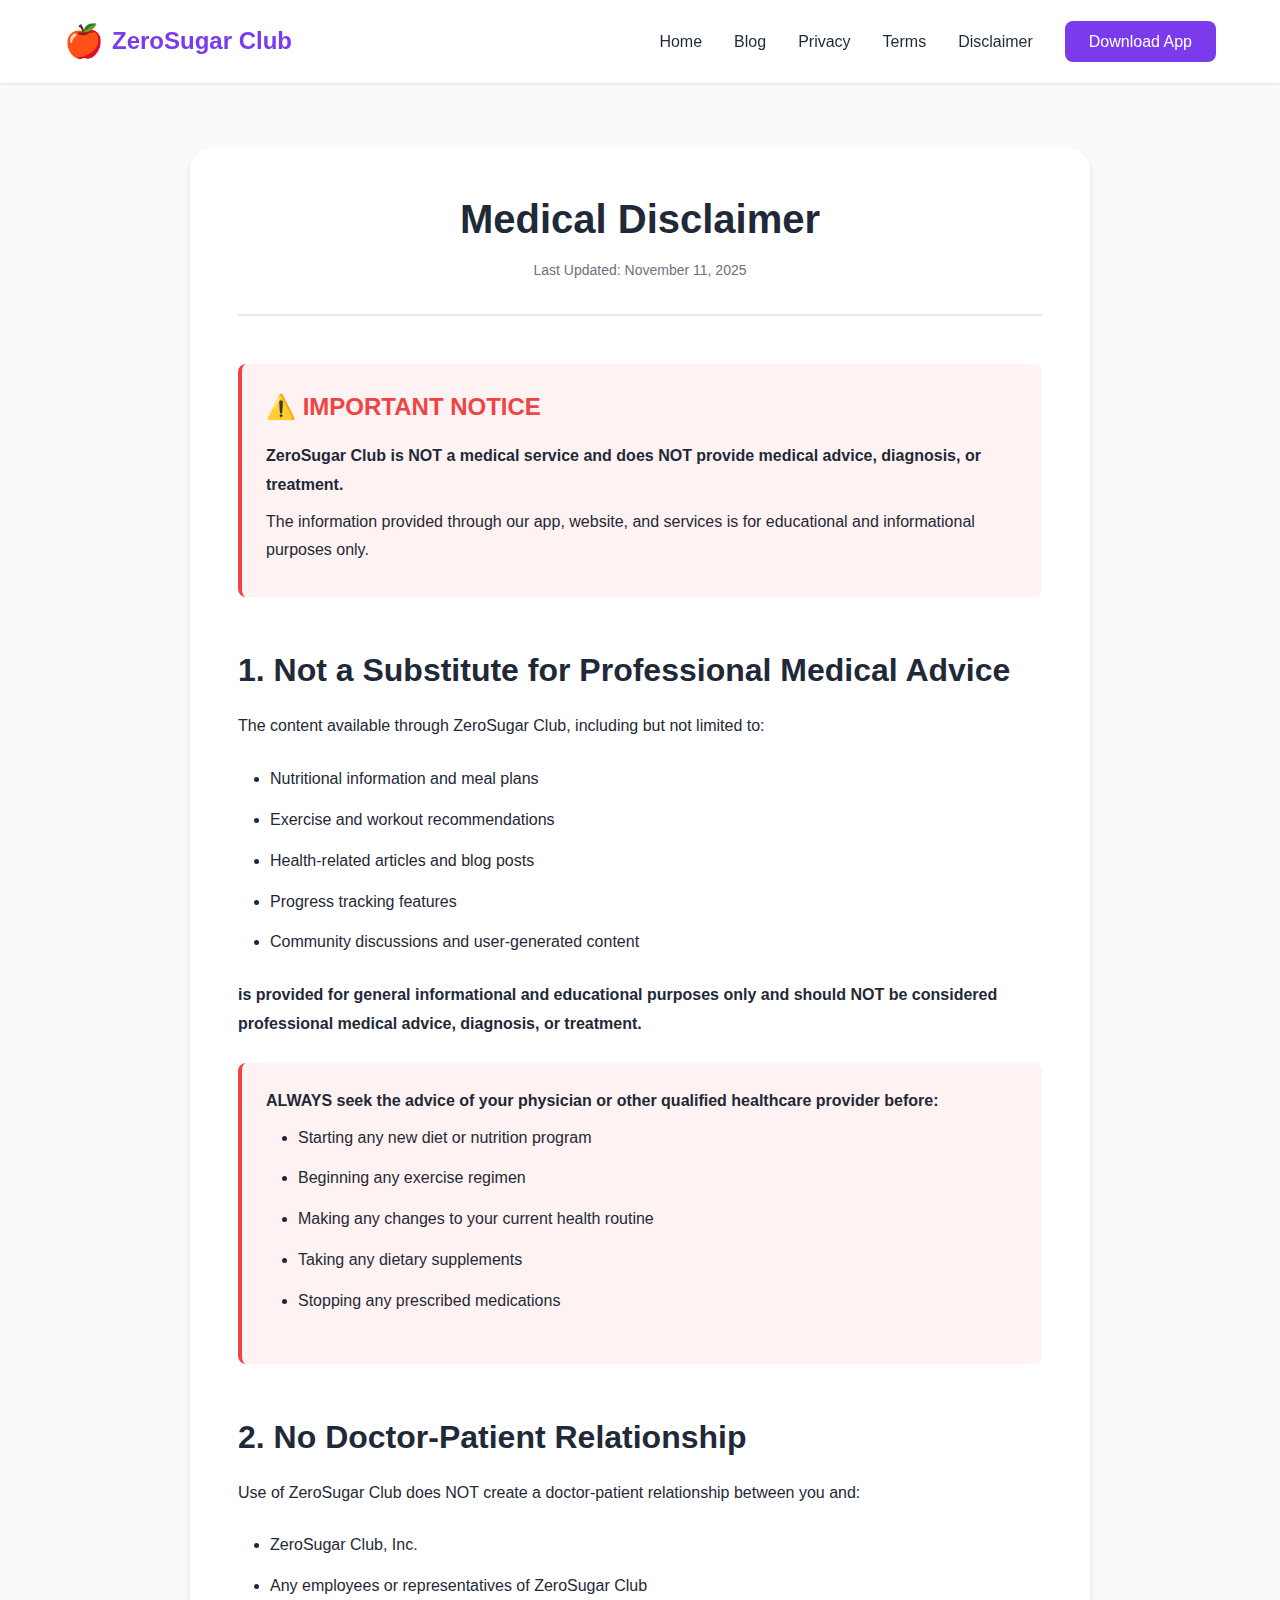
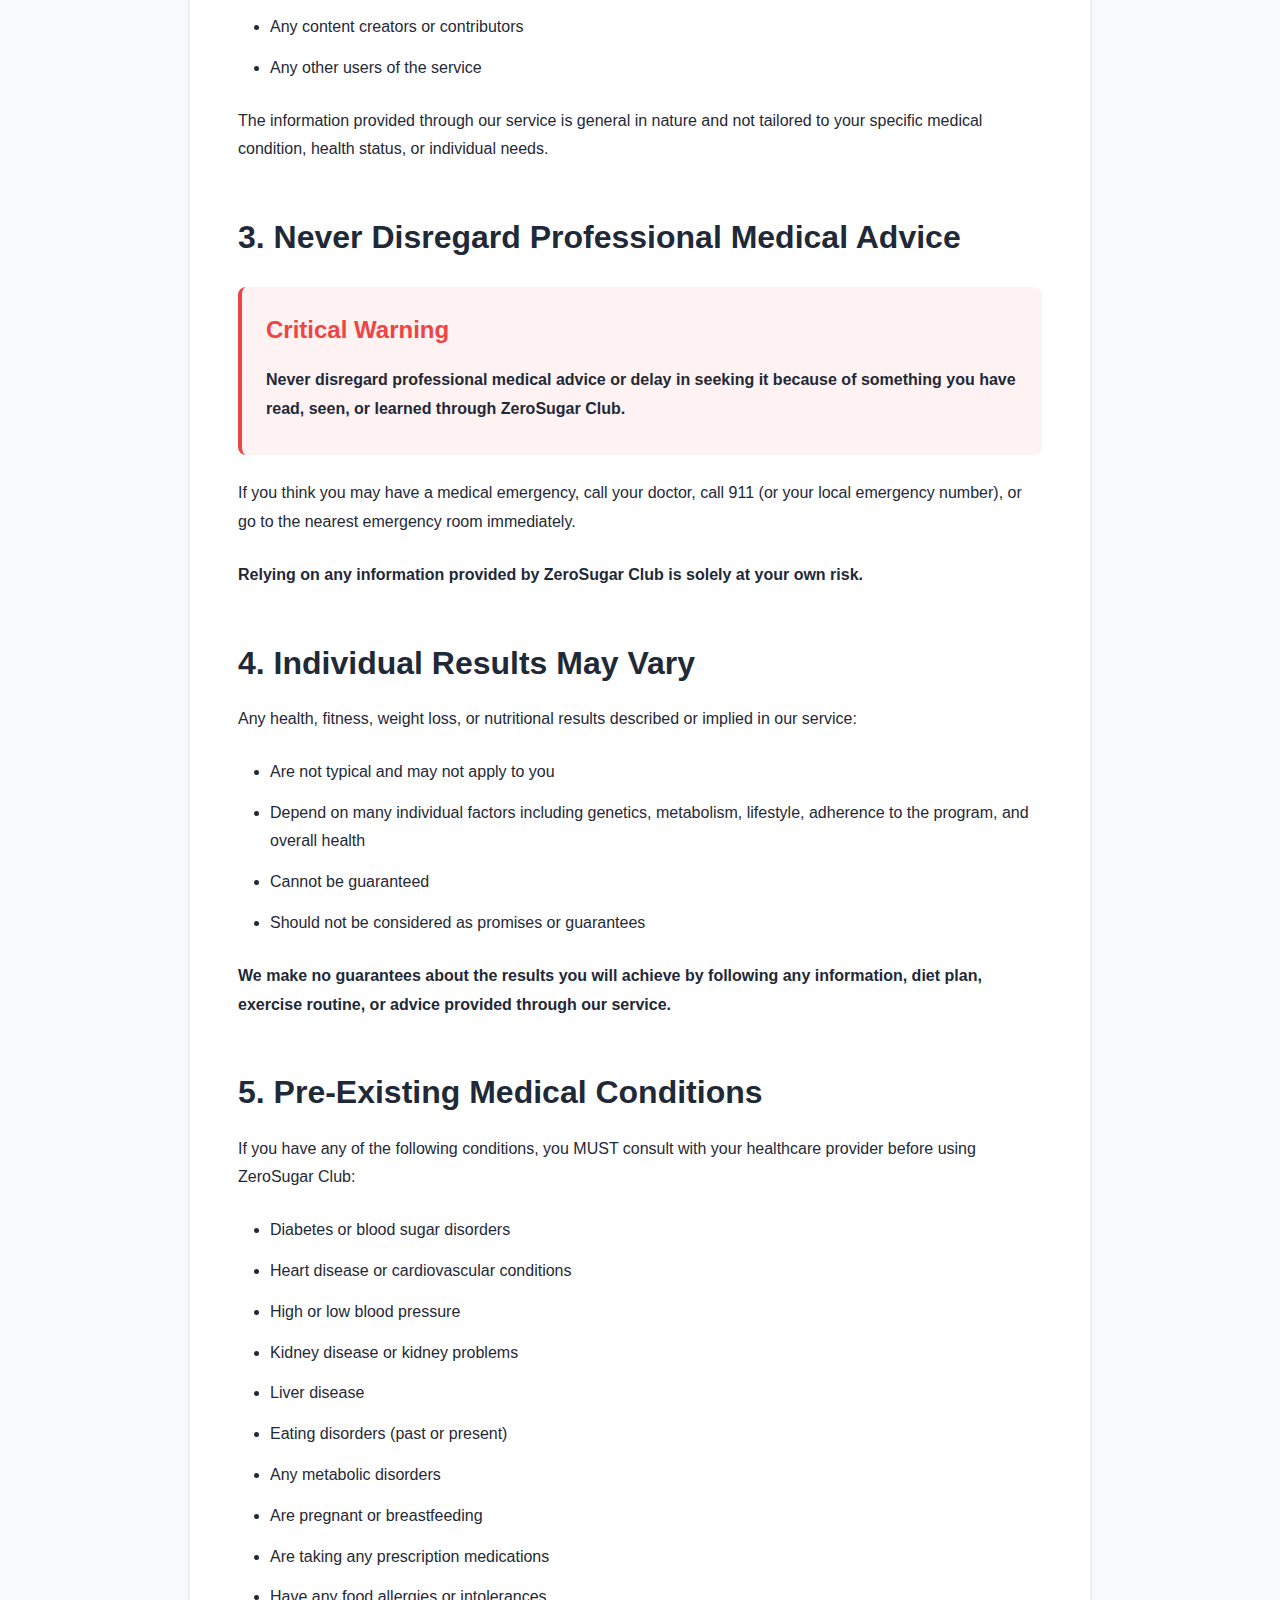
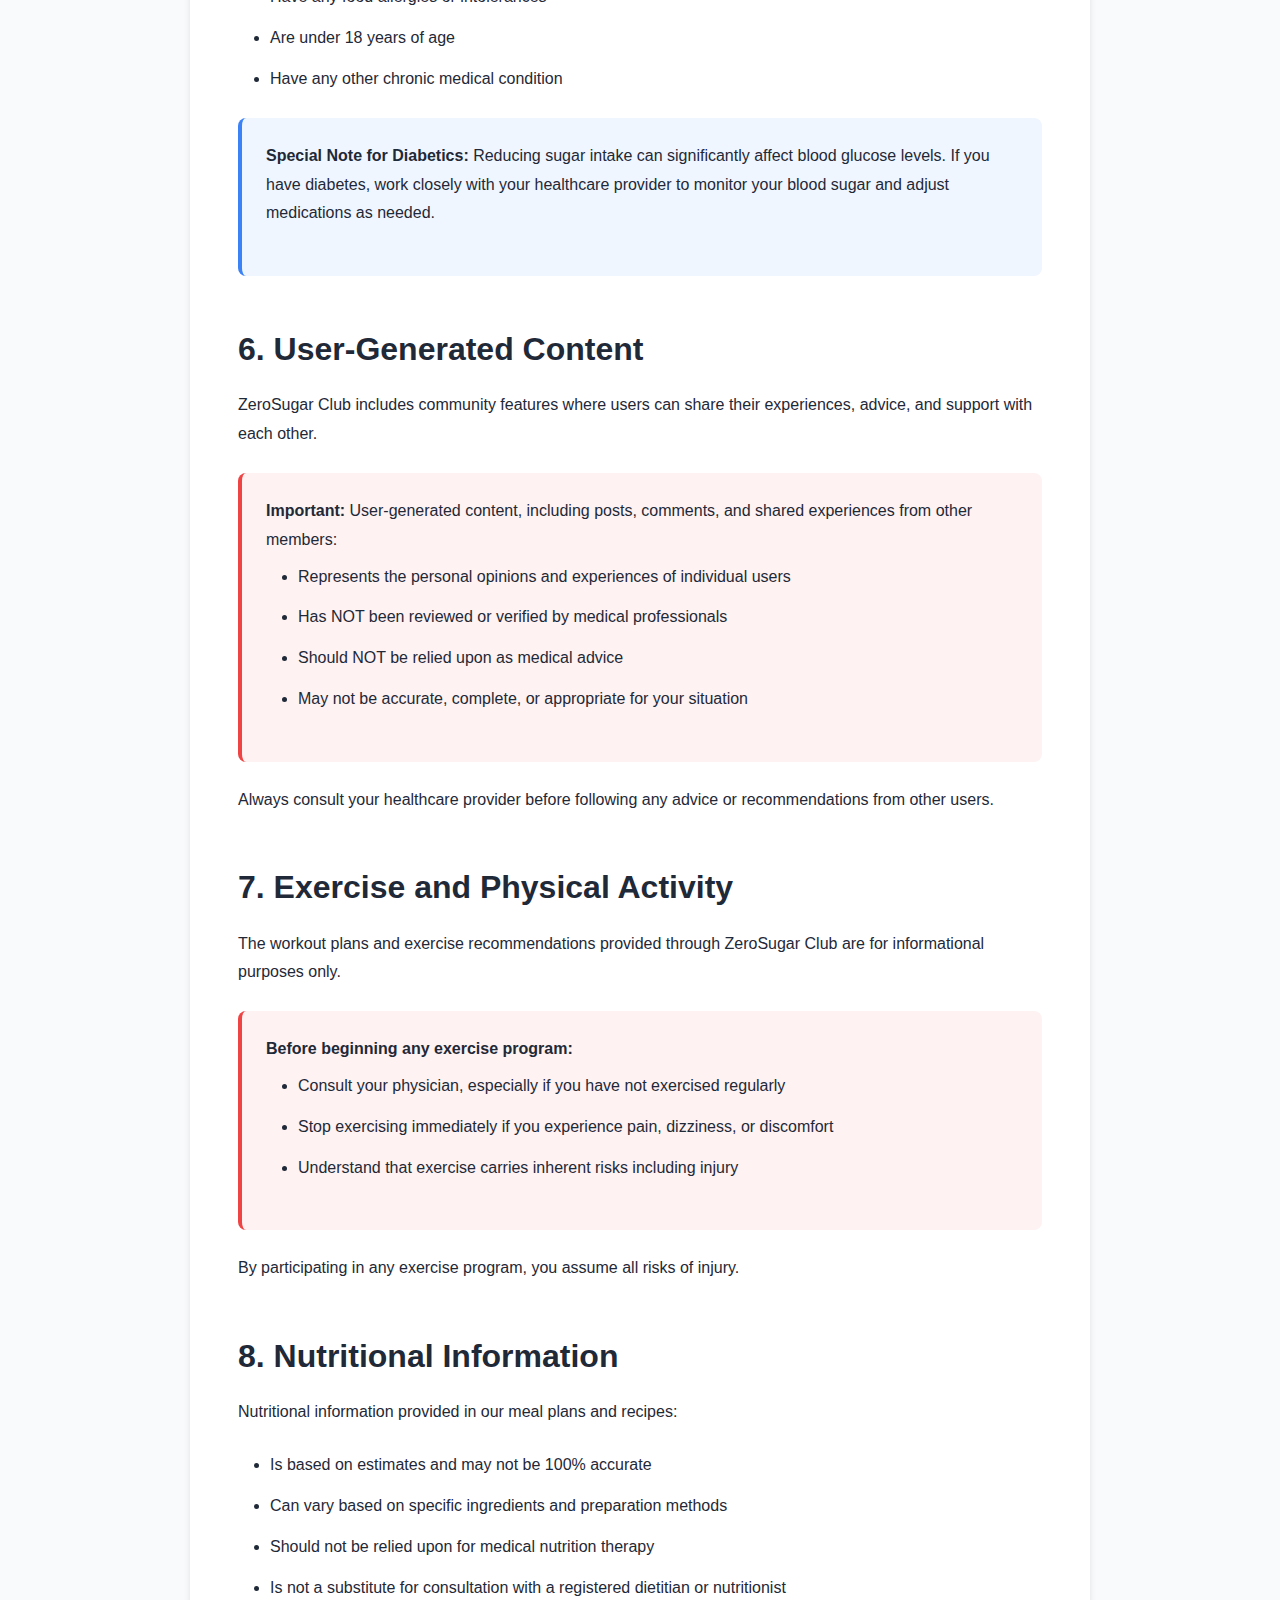
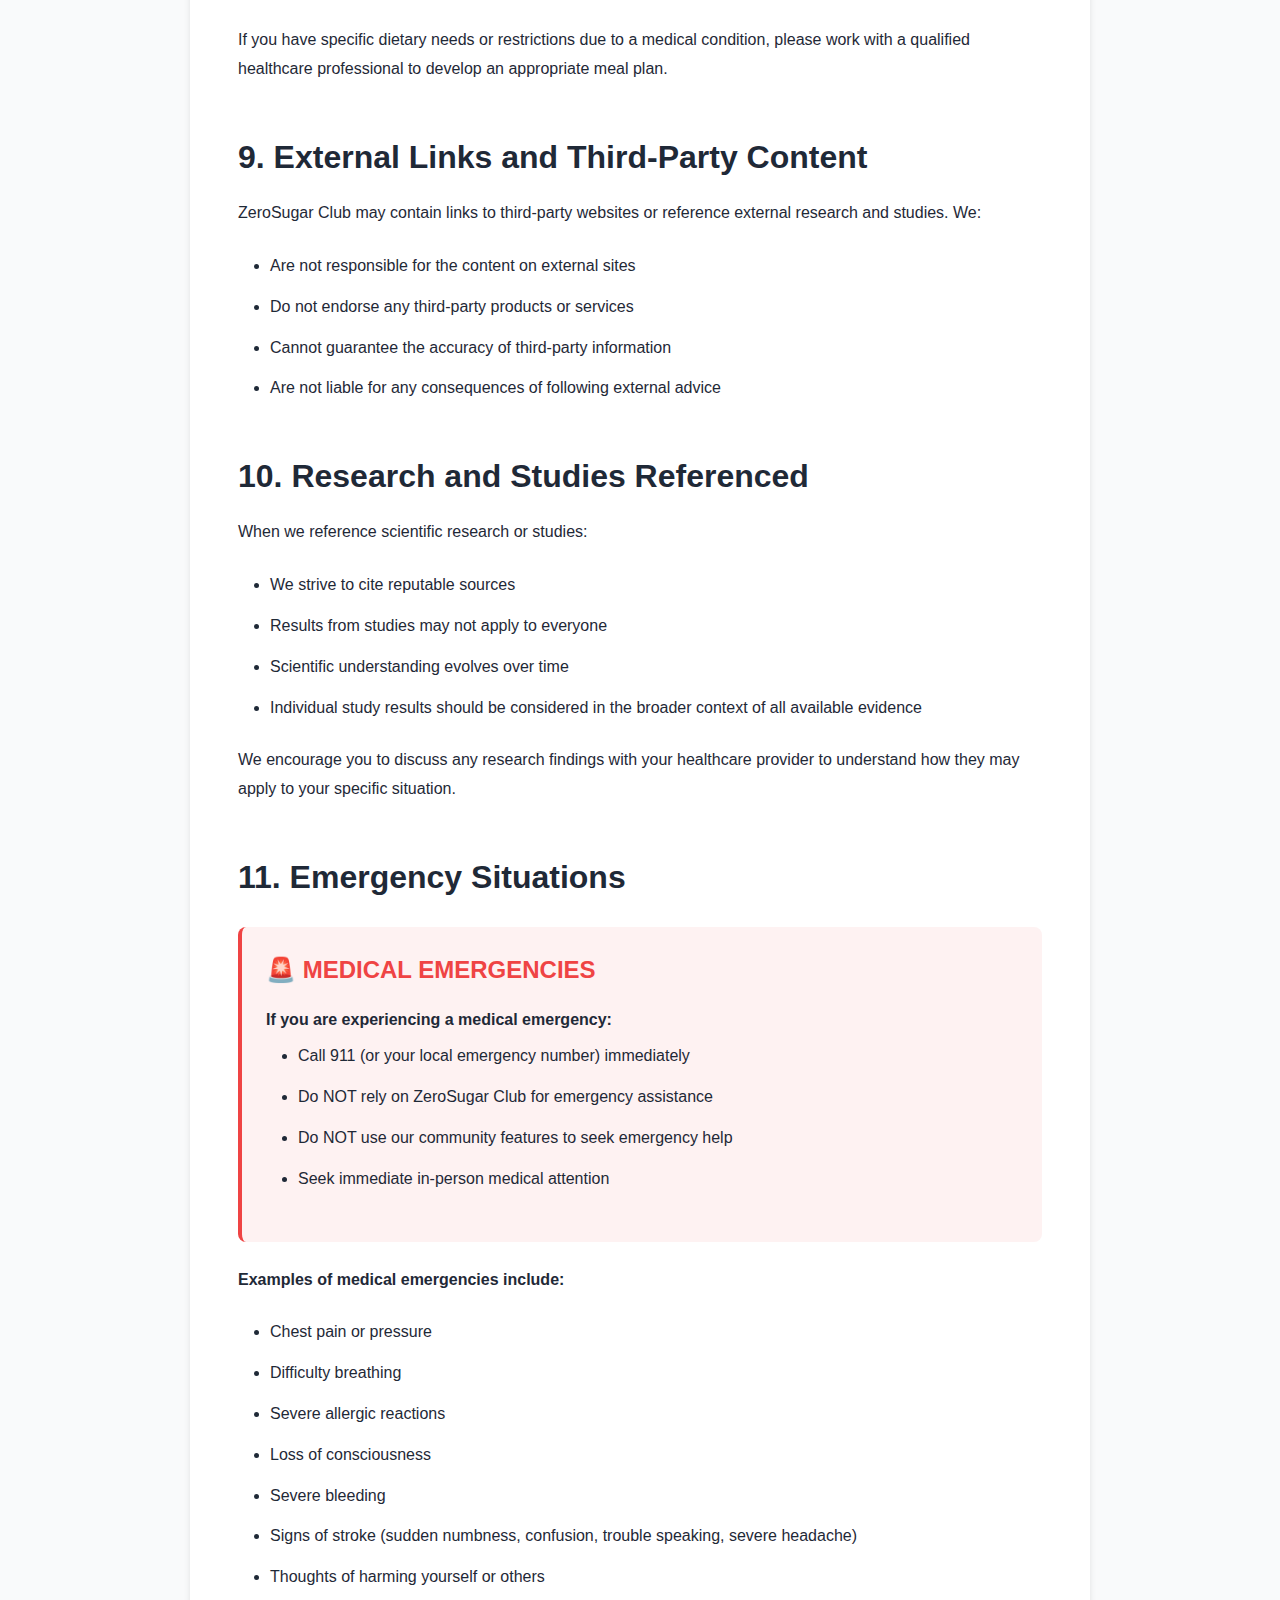
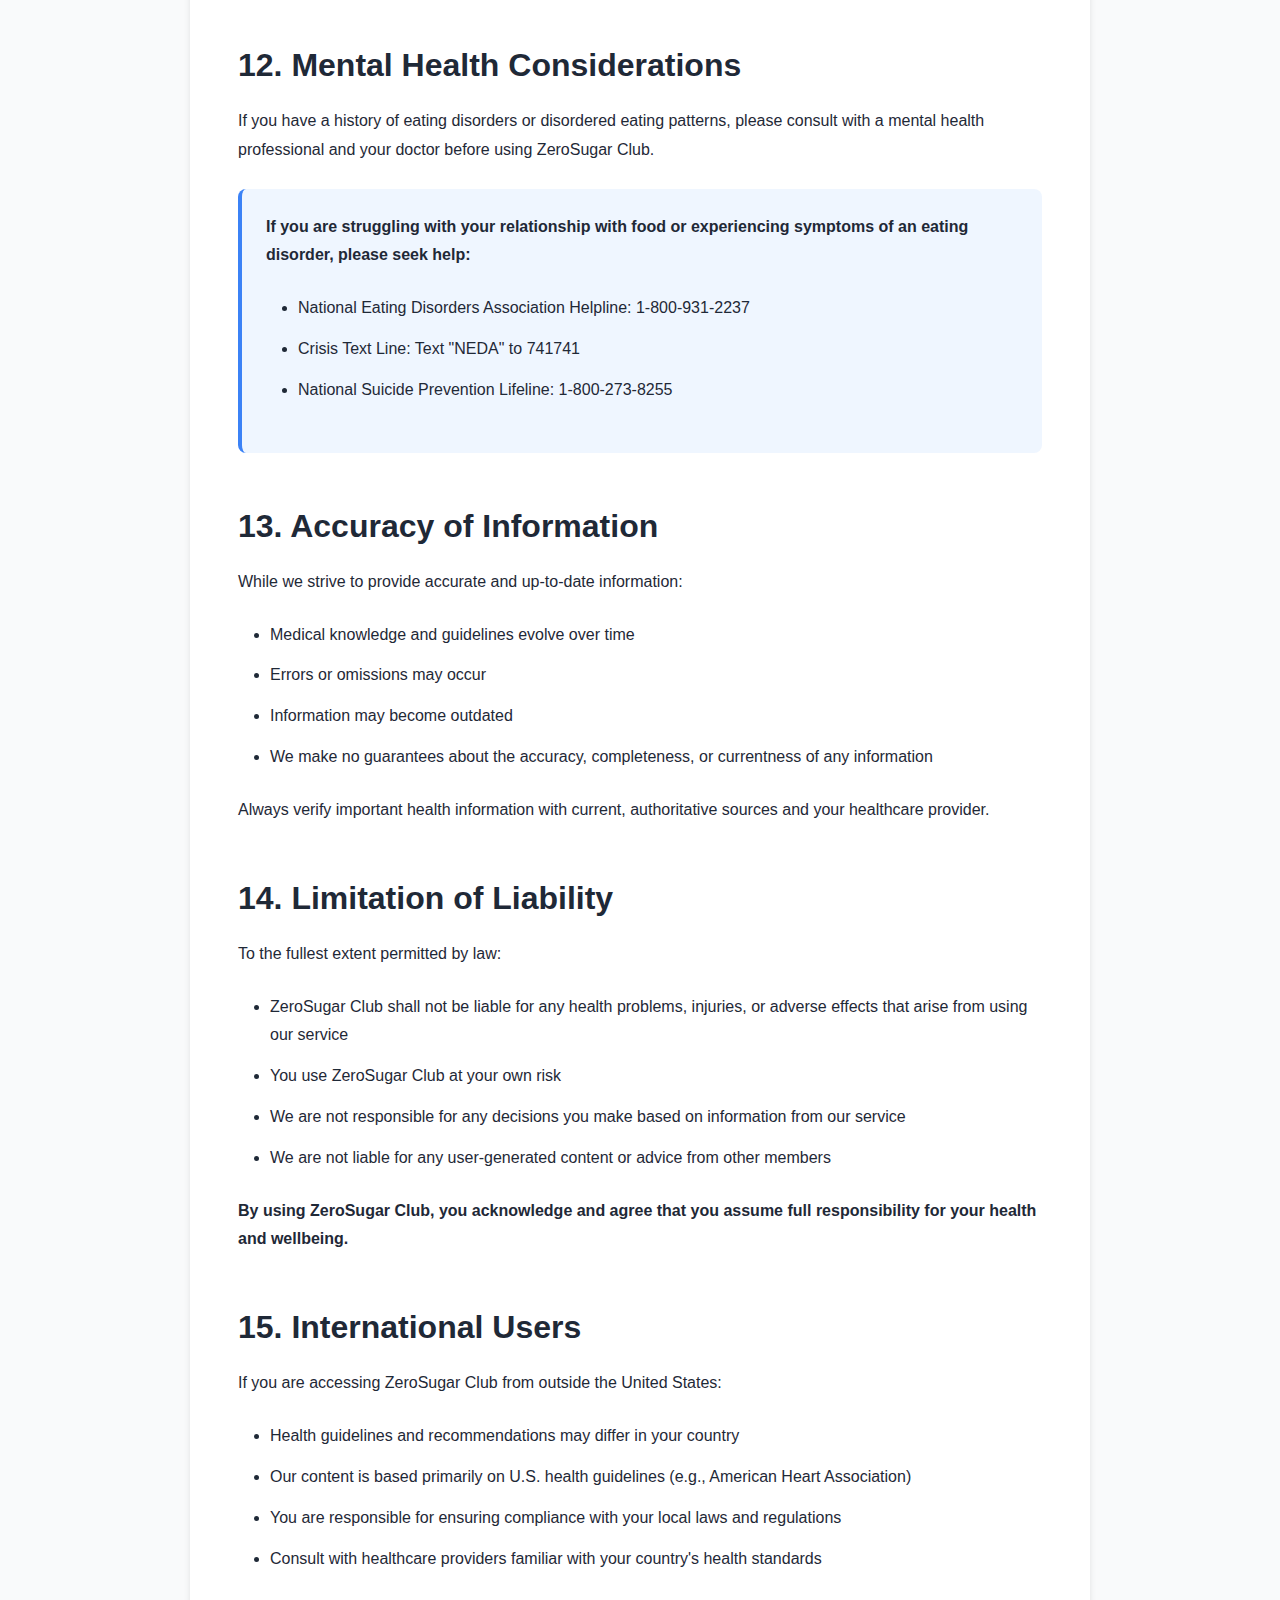
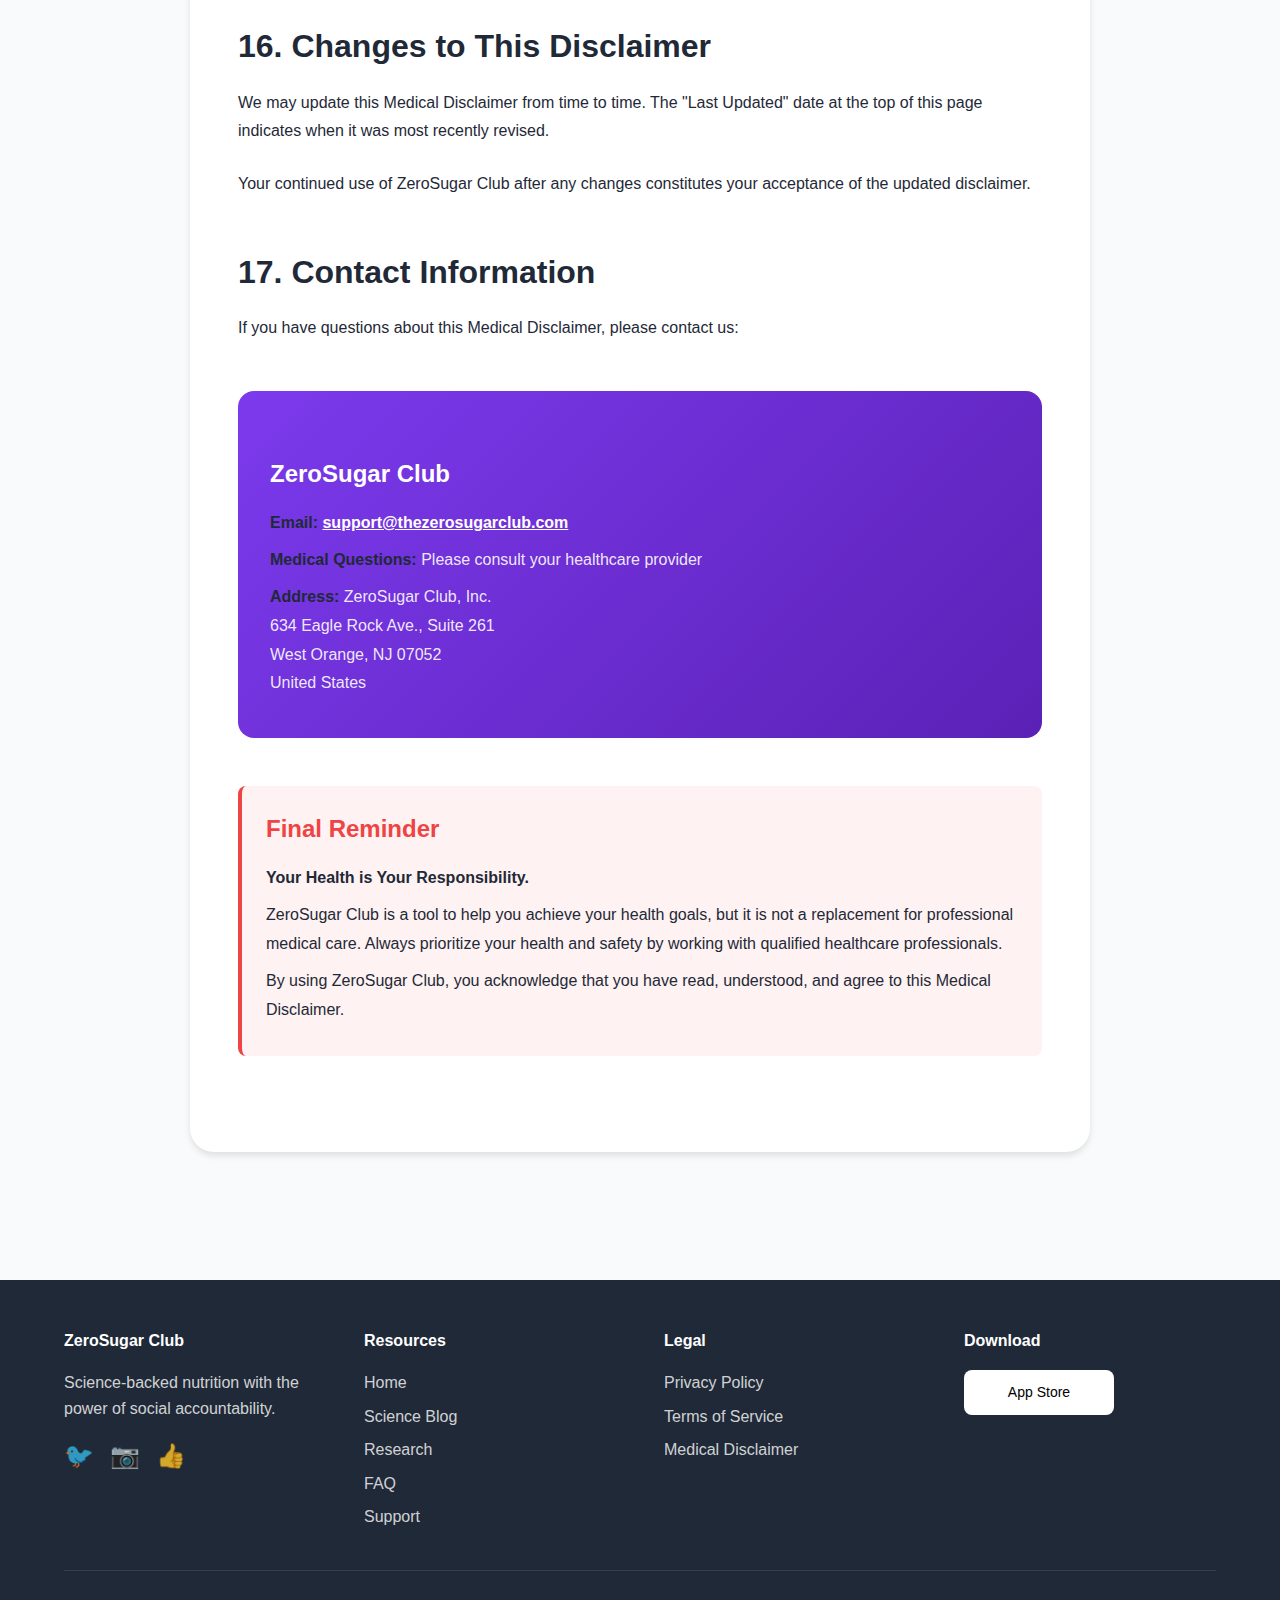
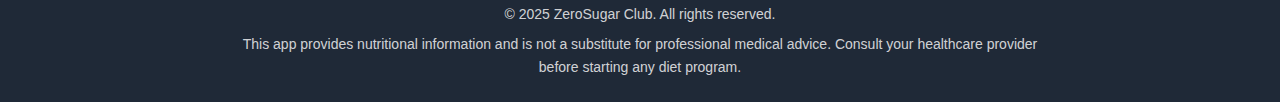
<file: disclaimer.html>
<!DOCTYPE html>
<html lang="en">
<head>
    <meta charset="UTF-8">
    <meta name="viewport" content="width=device-width, initial-scale=1.0">
    
    <!-- Primary Meta Tags -->
    <title>Medical Disclaimer | ZeroSugar Club</title>
    <meta name="title" content="Medical Disclaimer | ZeroSugar Club">
    <meta name="description" content="Important medical disclaimer for ZeroSugar Club. This app provides nutritional information and is not a substitute for professional medical advice.">
    <meta name="robots" content="index, follow">
    <link rel="canonical" href="https://yourusername.github.io/zerosugar-club/medical-disclaimer.html">
    
    <!-- Open Graph / Facebook -->
    <meta property="og:type" content="website">
    <meta property="og:url" content="https://yourusername.github.io/zerosugar-club/medical-disclaimer.html">
    <meta property="og:title" content="Medical Disclaimer | ZeroSugar Club">
    <meta property="og:description" content="Important medical disclaimer for ZeroSugar Club app and services.">

    <!-- Twitter -->
    <meta property="twitter:card" content="summary">
    <meta property="twitter:url" content="https://yourusername.github.io/zerosugar-club/medical-disclaimer.html">
    <meta property="twitter:title" content="Medical Disclaimer | ZeroSugar Club">
    <meta property="twitter:description" content="Important medical disclaimer for ZeroSugar Club app and services.">

    <!-- Favicon -->
    <link rel="icon" type="image/png" sizes="32x32" href="data:image/svg+xml,<svg xmlns='http://www.w3.org/2000/svg' viewBox='0 0 100 100'><text y='.9em' font-size='90'>🍎</text></svg>">
    
    <style>
        /* Critical CSS */
        :root {
            --primary-color: #7C3AED;
            --primary-dark: #5B21B6;
            --secondary-color: #F59E0B;
            --success-color: #10B981;
            --danger-color: #EF4444;
            --accent-color: #EC4899;
            --text-dark: #1F2937;
            --text-light: #6B7280;
            --bg-light: #F9FAFB;
            --bg-white: #FFFFFF;
            --border-color: #E5E7EB;
        }

        * {
            margin: 0;
            padding: 0;
            box-sizing: border-box;
        }

        html {
            scroll-behavior: smooth;
        }

        body {
            font-family: -apple-system, BlinkMacSystemFont, 'Segoe UI', Roboto, 'Helvetica Neue', Arial, sans-serif;
            line-height: 1.6;
            color: var(--text-dark);
            background-color: var(--bg-light);
        }

        .container {
            max-width: 1200px;
            margin: 0 auto;
            padding: 0 1.5rem;
        }

        /* Navigation */
        .navbar {
            position: sticky;
            top: 0;
            z-index: 1000;
            background: rgba(255, 255, 255, 0.95);
            backdrop-filter: blur(10px);
            box-shadow: 0 1px 3px rgba(0, 0, 0, 0.1);
            padding: 1rem 0;
        }

        .nav-wrapper {
            display: flex;
            justify-content: space-between;
            align-items: center;
        }

        .logo {
            display: flex;
            align-items: center;
            gap: 0.5rem;
            font-size: 1.5rem;
            font-weight: 700;
            color: var(--primary-color);
            text-decoration: none;
        }

        .logo-icon {
            font-size: 2rem;
        }

        .nav-menu {
            display: flex;
            list-style: none;
            gap: 2rem;
            align-items: center;
        }

        .nav-menu a {
            text-decoration: none;
            color: var(--text-dark);
            font-weight: 500;
            transition: color 0.3s ease;
        }

        .nav-menu a:hover {
            color: var(--primary-color);
        }

        .cta-button {
            background: var(--primary-color);
            color: white !important;
            padding: 0.75rem 1.5rem;
            border-radius: 0.5rem;
            transition: background 0.3s ease;
        }

        .cta-button:hover {
            background: var(--primary-dark);
        }

        /* Disclaimer Content */
        .disclaimer-content {
            padding: 4rem 0;
        }

        .disclaimer-main {
            background: white;
            padding: 3rem;
            border-radius: 1.5rem;
            box-shadow: 0 4px 6px rgba(0, 0, 0, 0.1);
            max-width: 900px;
            margin: 0 auto;
        }

        .disclaimer-header {
            text-align: center;
            margin-bottom: 3rem;
            padding-bottom: 2rem;
            border-bottom: 2px solid var(--border-color);
        }

        .disclaimer-header h1 {
            font-size: 2.5rem;
            line-height: 1.2;
            margin-bottom: 1rem;
            color: var(--text-dark);
        }

        .last-updated {
            color: var(--text-light);
            font-size: 0.875rem;
            font-weight: 500;
        }

        .disclaimer-section {
            margin-bottom: 3rem;
        }

        .disclaimer-section h2 {
            font-size: 2rem;
            margin-bottom: 1rem;
            color: var(--text-dark);
        }

        .disclaimer-section h3 {
            font-size: 1.5rem;
            margin-top: 2rem;
            margin-bottom: 1rem;
            color: var(--primary-color);
        }

        .disclaimer-section p {
            margin-bottom: 1.5rem;
            line-height: 1.8;
            color: var(--text-dark);
        }

        .disclaimer-section ul,
        .disclaimer-section ol {
            margin-bottom: 1.5rem;
            padding-left: 2rem;
        }

        .disclaimer-section li {
            margin-bottom: 0.75rem;
            line-height: 1.8;
        }

        .disclaimer-section ul li {
            list-style: disc;
        }

        .disclaimer-section strong {
            font-weight: 700;
            color: var(--text-dark);
        }

        .disclaimer-section a {
            color: var(--primary-color);
            text-decoration: underline;
        }

        .disclaimer-section a:hover {
            color: var(--primary-dark);
        }

        .warning-box {
            background: #FEF2F2;
            padding: 1.5rem;
            border-radius: 0.5rem;
            border-left: 4px solid var(--danger-color);
            margin: 1.5rem 0;
        }

        .warning-box h3 {
            color: var(--danger-color);
            margin-top: 0;
            margin-bottom: 1rem;
        }

        .warning-box p {
            margin-bottom: 0.5rem;
        }

        .info-box {
            background: #EFF6FF;
            padding: 1.5rem;
            border-radius: 0.5rem;
            border-left: 4px solid #3B82F6;
            margin: 1.5rem 0;
        }

        .contact-info {
            background: linear-gradient(135deg, var(--primary-color), var(--primary-dark));
            color: white;
            padding: 2rem;
            border-radius: 1rem;
            margin-top: 3rem;
        }

        .contact-info h3 {
            color: white;
            margin-bottom: 1rem;
        }

        .contact-info p {
            color: rgba(255, 255, 255, 0.9);
            margin-bottom: 0.5rem;
        }

        .contact-info a {
            color: white;
            font-weight: 600;
        }

        /* Footer */
        .footer {
            background: var(--text-dark);
            color: white;
            padding: 3rem 0 1.5rem;
            margin-top: 4rem;
        }

        .footer-grid {
            display: grid;
            grid-template-columns: repeat(auto-fit, minmax(250px, 1fr));
            gap: 3rem;
            margin-bottom: 2rem;
        }

        .footer h4 {
            margin-bottom: 1rem;
            color: white;
        }

        .footer p {
            color: rgba(255, 255, 255, 0.8);
            line-height: 1.6;
        }

        .footer ul {
            list-style: none;
        }

        .footer ul li {
            margin-bottom: 0.5rem;
        }

        .footer a {
            color: rgba(255, 255, 255, 0.8);
            text-decoration: none;
            transition: color 0.3s ease;
        }

        .footer a:hover {
            color: white;
        }

        .footer-bottom {
            text-align: center;
            padding-top: 2rem;
            border-top: 1px solid rgba(255, 255, 255, 0.1);
            color: rgba(255, 255, 255, 0.6);
            font-size: 0.875rem;
        }

        /* Responsive Design */
        @media (max-width: 768px) {
            .nav-menu {
                display: none;
            }

            .disclaimer-header h1 {
                font-size: 2rem;
            }

            .disclaimer-section h2 {
                font-size: 1.75rem;
            }

            .disclaimer-section h3 {
                font-size: 1.25rem;
            }

            .disclaimer-main {
                padding: 2rem 1.5rem;
            }

            .footer-grid {
                grid-template-columns: 1fr;
                gap: 2rem;
            }
        }

        @media (max-width: 480px) {
            .container {
                padding: 0 1rem;
            }

            .disclaimer-header h1 {
                font-size: 1.75rem;
            }

            .disclaimer-section h2 {
                font-size: 1.5rem;
            }

            .disclaimer-main {
                padding: 1.5rem 1rem;
            }
        }

        /* Accessibility */
        a:focus,
        button:focus {
            outline: 2px solid var(--primary-color);
            outline-offset: 2px;
        }
    </style>
</head>
<body>
    <!-- Navigation -->
    <nav class="navbar">
        <div class="container">
            <div class="nav-wrapper">
                <a href="index.html" class="logo">
                    <span class="logo-icon">🍎</span>
                    <span>ZeroSugar Club</span>
                </a>
                <ul class="nav-menu">
                    <li><a href="index.html">Home</a></li>
                    <li><a href="blog.html">Blog</a></li>
                    <li><a href="privacy-policy.html">Privacy</a></li>
                    <li><a href="terms-of-service.html">Terms</a></li>
                    <li><a href="medical-disclaimer.html">Disclaimer</a></li>
                    <li><a href="#download" class="cta-button">Download App</a></li>
                </ul>
            </div>
        </div>
    </nav>

    <!-- Medical Disclaimer Content -->
    <main class="disclaimer-content">
        <div class="container">
            <article class="disclaimer-main">
                <div class="disclaimer-header">
                    <h1>Medical Disclaimer</h1>
                    <p class="last-updated">Last Updated: November 11, 2025</p>
                </div>

                <section class="disclaimer-section">
                    <div class="warning-box">
                        <h3>⚠️ IMPORTANT NOTICE</h3>
                        <p><strong>ZeroSugar Club is NOT a medical service and does NOT provide medical advice, diagnosis, or treatment.</strong></p>
                        <p>The information provided through our app, website, and services is for educational and informational purposes only.</p>
                    </div>
                </section>

                <section class="disclaimer-section">
                    <h2>1. Not a Substitute for Professional Medical Advice</h2>
                    
                    <p>The content available through ZeroSugar Club, including but not limited to:</p>
                    <ul>
                        <li>Nutritional information and meal plans</li>
                        <li>Exercise and workout recommendations</li>
                        <li>Health-related articles and blog posts</li>
                        <li>Progress tracking features</li>
                        <li>Community discussions and user-generated content</li>
                    </ul>
                    
                    <p><strong>is provided for general informational and educational purposes only and should NOT be considered professional medical advice, diagnosis, or treatment.</strong></p>

                    <div class="warning-box">
                        <p><strong>ALWAYS seek the advice of your physician or other qualified healthcare provider before:</strong></p>
                        <ul>
                            <li>Starting any new diet or nutrition program</li>
                            <li>Beginning any exercise regimen</li>
                            <li>Making any changes to your current health routine</li>
                            <li>Taking any dietary supplements</li>
                            <li>Stopping any prescribed medications</li>
                        </ul>
                    </div>
                </section>

                <section class="disclaimer-section">
                    <h2>2. No Doctor-Patient Relationship</h2>
                    
                    <p>Use of ZeroSugar Club does NOT create a doctor-patient relationship between you and:</p>
                    <ul>
                        <li>ZeroSugar Club, Inc.</li>
                        <li>Any employees or representatives of ZeroSugar Club</li>
                        <li>Any content creators or contributors</li>
                        <li>Any other users of the service</li>
                    </ul>

                    <p>The information provided through our service is general in nature and not tailored to your specific medical condition, health status, or individual needs.</p>
                </section>

                <section class="disclaimer-section">
                    <h2>3. Never Disregard Professional Medical Advice</h2>
                    
                    <div class="warning-box">
                        <h3>Critical Warning</h3>
                        <p><strong>Never disregard professional medical advice or delay in seeking it because of something you have read, seen, or learned through ZeroSugar Club.</strong></p>
                    </div>

                    <p>If you think you may have a medical emergency, call your doctor, call 911 (or your local emergency number), or go to the nearest emergency room immediately.</p>

                    <p><strong>Relying on any information provided by ZeroSugar Club is solely at your own risk.</strong></p>
                </section>

                <section class="disclaimer-section">
                    <h2>4. Individual Results May Vary</h2>
                    
                    <p>Any health, fitness, weight loss, or nutritional results described or implied in our service:</p>
                    <ul>
                        <li>Are not typical and may not apply to you</li>
                        <li>Depend on many individual factors including genetics, metabolism, lifestyle, adherence to the program, and overall health</li>
                        <li>Cannot be guaranteed</li>
                        <li>Should not be considered as promises or guarantees</li>
                    </ul>

                    <p><strong>We make no guarantees about the results you will achieve by following any information, diet plan, exercise routine, or advice provided through our service.</strong></p>
                </section>

                <section class="disclaimer-section">
                    <h2>5. Pre-Existing Medical Conditions</h2>
                    
                    <p>If you have any of the following conditions, you MUST consult with your healthcare provider before using ZeroSugar Club:</p>
                    <ul>
                        <li>Diabetes or blood sugar disorders</li>
                        <li>Heart disease or cardiovascular conditions</li>
                        <li>High or low blood pressure</li>
                        <li>Kidney disease or kidney problems</li>
                        <li>Liver disease</li>
                        <li>Eating disorders (past or present)</li>
                        <li>Any metabolic disorders</li>
                        <li>Are pregnant or breastfeeding</li>
                        <li>Are taking any prescription medications</li>
                        <li>Have any food allergies or intolerances</li>
                        <li>Are under 18 years of age</li>
                        <li>Have any other chronic medical condition</li>
                    </ul>

                    <div class="info-box">
                        <p><strong>Special Note for Diabetics:</strong> Reducing sugar intake can significantly affect blood glucose levels. If you have diabetes, work closely with your healthcare provider to monitor your blood sugar and adjust medications as needed.</p>
                    </div>
                </section>

                <section class="disclaimer-section">
                    <h2>6. User-Generated Content</h2>
                    
                    <p>ZeroSugar Club includes community features where users can share their experiences, advice, and support with each other.</p>

                    <div class="warning-box">
                        <p><strong>Important:</strong> User-generated content, including posts, comments, and shared experiences from other members:</p>
                        <ul>
                            <li>Represents the personal opinions and experiences of individual users</li>
                            <li>Has NOT been reviewed or verified by medical professionals</li>
                            <li>Should NOT be relied upon as medical advice</li>
                            <li>May not be accurate, complete, or appropriate for your situation</li>
                        </ul>
                    </div>

                    <p>Always consult your healthcare provider before following any advice or recommendations from other users.</p>
                </section>

                <section class="disclaimer-section">
                    <h2>7. Exercise and Physical Activity</h2>
                    
                    <p>The workout plans and exercise recommendations provided through ZeroSugar Club are for informational purposes only.</p>

                    <div class="warning-box">
                        <p><strong>Before beginning any exercise program:</strong></p>
                        <ul>
                            <li>Consult your physician, especially if you have not exercised regularly</li>
                            <li>Stop exercising immediately if you experience pain, dizziness, or discomfort</li>
                            <li>Understand that exercise carries inherent risks including injury</li>
                        </ul>
                    </div>

                    <p>By participating in any exercise program, you assume all risks of injury.</p>
                </section>

                <section class="disclaimer-section">
                    <h2>8. Nutritional Information</h2>
                    
                    <p>Nutritional information provided in our meal plans and recipes:</p>
                    <ul>
                        <li>Is based on estimates and may not be 100% accurate</li>
                        <li>Can vary based on specific ingredients and preparation methods</li>
                        <li>Should not be relied upon for medical nutrition therapy</li>
                        <li>Is not a substitute for consultation with a registered dietitian or nutritionist</li>
                    </ul>

                    <p>If you have specific dietary needs or restrictions due to a medical condition, please work with a qualified healthcare professional to develop an appropriate meal plan.</p>
                </section>

                <section class="disclaimer-section">
                    <h2>9. External Links and Third-Party Content</h2>
                    
                    <p>ZeroSugar Club may contain links to third-party websites or reference external research and studies. We:</p>
                    <ul>
                        <li>Are not responsible for the content on external sites</li>
                        <li>Do not endorse any third-party products or services</li>
                        <li>Cannot guarantee the accuracy of third-party information</li>
                        <li>Are not liable for any consequences of following external advice</li>
                    </ul>
                </section>

                <section class="disclaimer-section">
                    <h2>10. Research and Studies Referenced</h2>
                    
                    <p>When we reference scientific research or studies:</p>
                    <ul>
                        <li>We strive to cite reputable sources</li>
                        <li>Results from studies may not apply to everyone</li>
                        <li>Scientific understanding evolves over time</li>
                        <li>Individual study results should be considered in the broader context of all available evidence</li>
                    </ul>

                    <p>We encourage you to discuss any research findings with your healthcare provider to understand how they may apply to your specific situation.</p>
                </section>

                <section class="disclaimer-section">
                    <h2>11. Emergency Situations</h2>
                    
                    <div class="warning-box">
                        <h3>🚨 MEDICAL EMERGENCIES</h3>
                        <p><strong>If you are experiencing a medical emergency:</strong></p>
                        <ul>
                            <li>Call 911 (or your local emergency number) immediately</li>
                            <li>Do NOT rely on ZeroSugar Club for emergency assistance</li>
                            <li>Do NOT use our community features to seek emergency help</li>
                            <li>Seek immediate in-person medical attention</li>
                        </ul>
                    </div>

                    <p><strong>Examples of medical emergencies include:</strong></p>
                    <ul>
                        <li>Chest pain or pressure</li>
                        <li>Difficulty breathing</li>
                        <li>Severe allergic reactions</li>
                        <li>Loss of consciousness</li>
                        <li>Severe bleeding</li>
                        <li>Signs of stroke (sudden numbness, confusion, trouble speaking, severe headache)</li>
                        <li>Thoughts of harming yourself or others</li>
                    </ul>
                </section>

                <section class="disclaimer-section">
                    <h2>12. Mental Health Considerations</h2>
                    
                    <p>If you have a history of eating disorders or disordered eating patterns, please consult with a mental health professional and your doctor before using ZeroSugar Club.</p>

                    <div class="info-box">
                        <p><strong>If you are struggling with your relationship with food or experiencing symptoms of an eating disorder, please seek help:</strong></p>
                        <ul>
                            <li>National Eating Disorders Association Helpline: 1-800-931-2237</li>
                            <li>Crisis Text Line: Text "NEDA" to 741741</li>
                            <li>National Suicide Prevention Lifeline: 1-800-273-8255</li>
                        </ul>
                    </div>
                </section>

                <section class="disclaimer-section">
                    <h2>13. Accuracy of Information</h2>
                    
                    <p>While we strive to provide accurate and up-to-date information:</p>
                    <ul>
                        <li>Medical knowledge and guidelines evolve over time</li>
                        <li>Errors or omissions may occur</li>
                        <li>Information may become outdated</li>
                        <li>We make no guarantees about the accuracy, completeness, or currentness of any information</li>
                    </ul>

                    <p>Always verify important health information with current, authoritative sources and your healthcare provider.</p>
                </section>

                <section class="disclaimer-section">
                    <h2>14. Limitation of Liability</h2>
                    
                    <p>To the fullest extent permitted by law:</p>
                    <ul>
                        <li>ZeroSugar Club shall not be liable for any health problems, injuries, or adverse effects that arise from using our service</li>
                        <li>You use ZeroSugar Club at your own risk</li>
                        <li>We are not responsible for any decisions you make based on information from our service</li>
                        <li>We are not liable for any user-generated content or advice from other members</li>
                    </ul>

                    <p><strong>By using ZeroSugar Club, you acknowledge and agree that you assume full responsibility for your health and wellbeing.</strong></p>
                </section>

                <section class="disclaimer-section">
                    <h2>15. International Users</h2>
                    
                    <p>If you are accessing ZeroSugar Club from outside the United States:</p>
                    <ul>
                        <li>Health guidelines and recommendations may differ in your country</li>
                        <li>Our content is based primarily on U.S. health guidelines (e.g., American Heart Association)</li>
                        <li>You are responsible for ensuring compliance with your local laws and regulations</li>
                        <li>Consult with healthcare providers familiar with your country's health standards</li>
                    </ul>
                </section>

                <section class="disclaimer-section">
                    <h2>16. Changes to This Disclaimer</h2>
                    
                    <p>We may update this Medical Disclaimer from time to time. The "Last Updated" date at the top of this page indicates when it was most recently revised.</p>

                    <p>Your continued use of ZeroSugar Club after any changes constitutes your acceptance of the updated disclaimer.</p>
                </section>

                <section class="disclaimer-section">
                    <h2>17. Contact Information</h2>
                    
                    <p>If you have questions about this Medical Disclaimer, please contact us:</p>

                    <div class="contact-info">
                        <h3>ZeroSugar Club</h3>
                        <p><strong>Email:</strong> <a href="mailto:support@thezerosugarclub.com">support@thezerosugarclub.com</a></p>
                        <p><strong>Medical Questions:</strong> Please consult your healthcare provider</p>
                        <p><strong>Address:</strong> ZeroSugar Club, Inc.<br>
                        634 Eagle Rock Ave., Suite 261<br>
                        West Orange, NJ 07052<br>
                        United States</p>
                    </div>
                </section>

                <section class="disclaimer-section">
                    <div class="warning-box">
                        <h3>Final Reminder</h3>
                        <p><strong>Your Health is Your Responsibility.</strong></p>
                        <p>ZeroSugar Club is a tool to help you achieve your health goals, but it is not a replacement for professional medical care. Always prioritize your health and safety by working with qualified healthcare professionals.</p>
                        <p>By using ZeroSugar Club, you acknowledge that you have read, understood, and agree to this Medical Disclaimer.</p>
                    </div>
                </section>
            </article>
        </div>
    </main>

    <!-- Footer -->
    <footer class="footer">
        <div class="container">
            <div class="footer-grid">
                <div>
                    <h4>ZeroSugar Club</h4>
                    <p>Science-backed nutrition with the power of social accountability.</p>
                    <div style="display: flex; gap: 1rem; margin-top: 1rem;">
                        <a href="https://twitter.com/zerosugarclub" aria-label="Follow us on Twitter" style="font-size: 1.5rem;">🐦</a>
                        <a href="https://instagram.com/zerosugarclub" aria-label="Follow us on Instagram" style="font-size: 1.5rem;">📷</a>
                        <a href="https://facebook.com/zerosugarclub" aria-label="Like us on Facebook" style="font-size: 1.5rem;">👍</a>
                    </div>
                </div>
                
                <div>
                    <h4>Resources</h4>
                    <ul>
                        <li><a href="index.html">Home</a></li>
                        <li><a href="blog.html">Science Blog</a></li>
                        <li><a href="#science">Research</a></li>
                        <li><a href="#faq">FAQ</a></li>
                        <li><a href="mailto:support@thezerosugarclub.com">Support</a></li>
                    </ul>
                </div>
                
                <div>
                    <h4>Legal</h4>
                    <ul>
                        <li><a href="privacy-policy.html">Privacy Policy</a></li>
                        <li><a href="terms-of-service.html">Terms of Service</a></li>
                        <li><a href="medical-disclaimer.html">Medical Disclaimer</a></li>
                    </ul>
                </div>
                
                <div>
                    <h4>Download</h4>
                    <a href="https://apps.apple.com/your-app">
                        <img src="data:image/svg+xml,%3Csvg width='150' height='45' xmlns='http://www.w3.org/2000/svg'%3E%3Crect width='150' height='45' fill='white' rx='8'/%3E%3Ctext x='75' y='27' text-anchor='middle' fill='black' font-size='14' font-family='Arial'%3EApp Store%3C/text%3E%3C/svg%3E" alt="Download on the App Store" width="150" height="45">
                    </a>
                </div>
            </div>
            
            <div class="footer-bottom">
                <p>&copy; 2025 ZeroSugar Club. All rights reserved.</p>
                <p style="margin-top: 0.5rem; max-width: 800px; margin-left: auto; margin-right: auto;">This app provides nutritional information and is not a substitute for professional medical advice. Consult your healthcare provider before starting any diet program.</p>
            </div>
        </div>
    </footer>
</body>
</html>
</file>
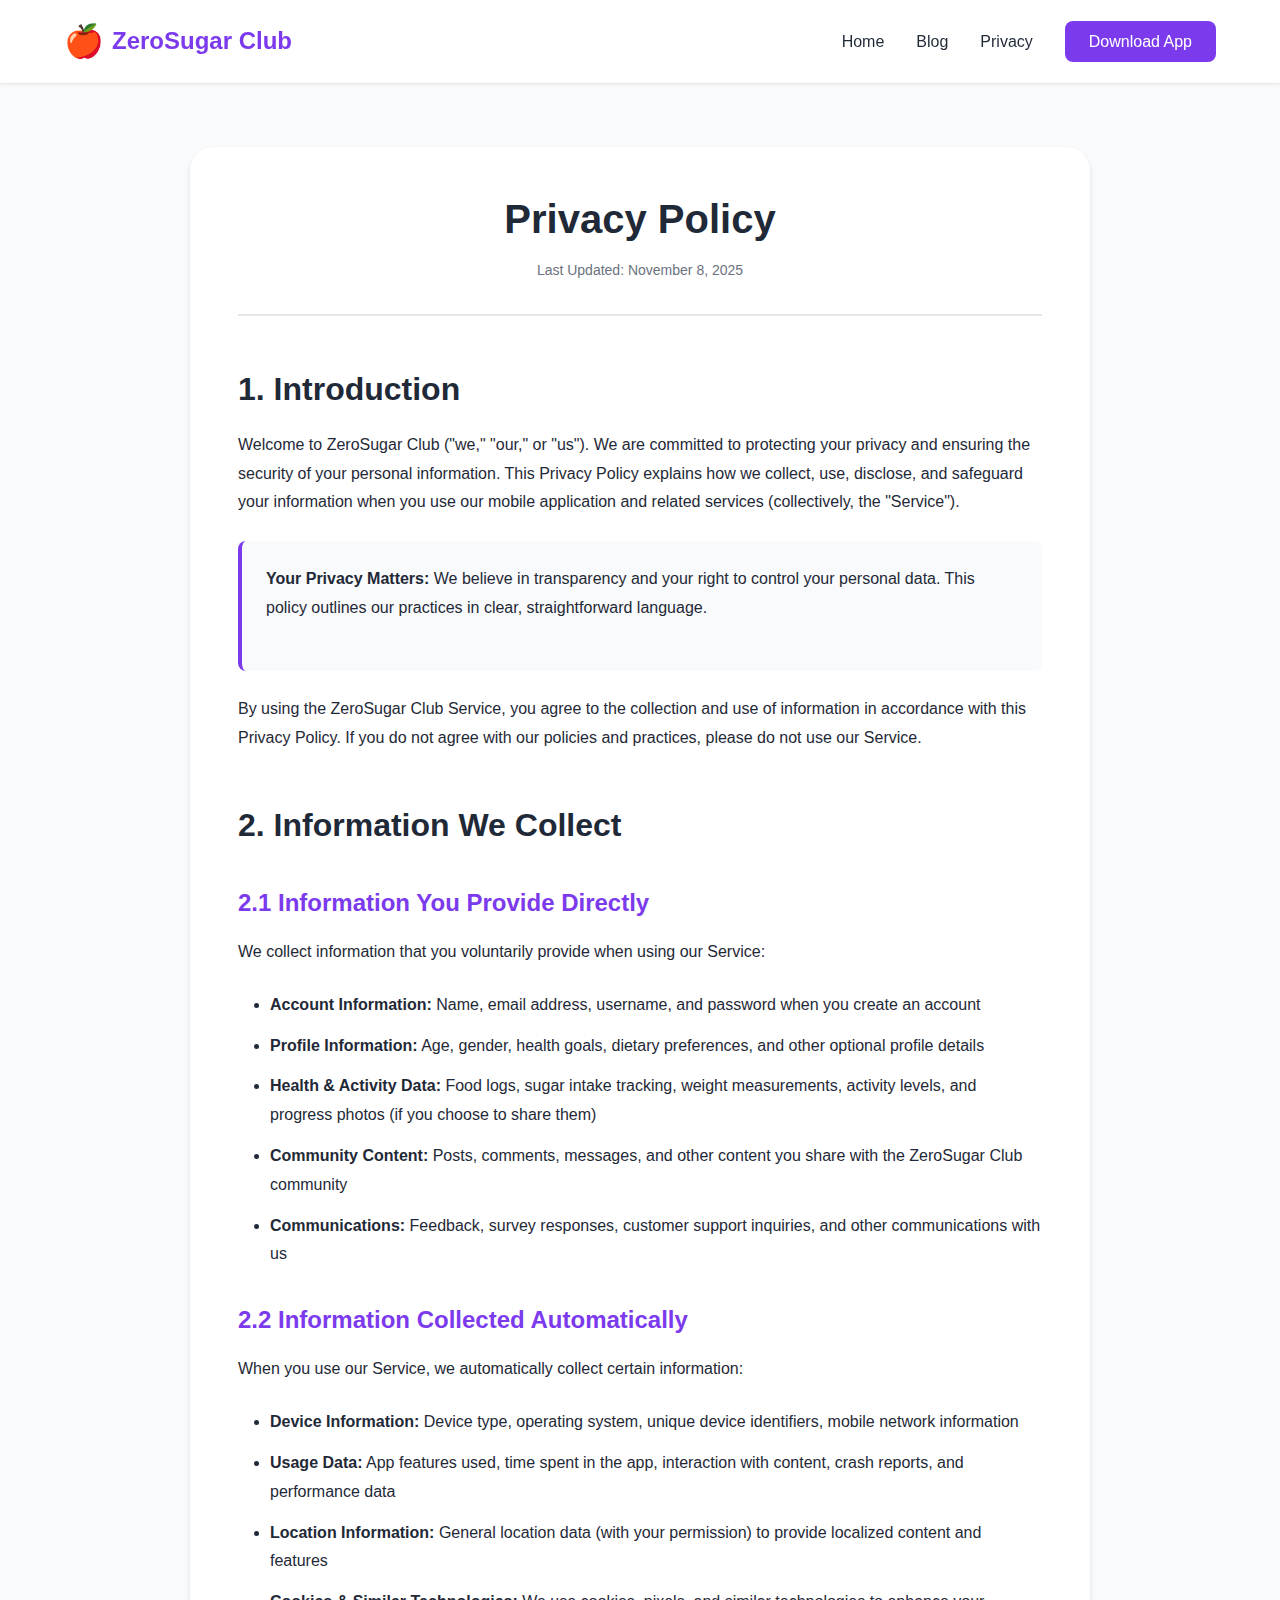
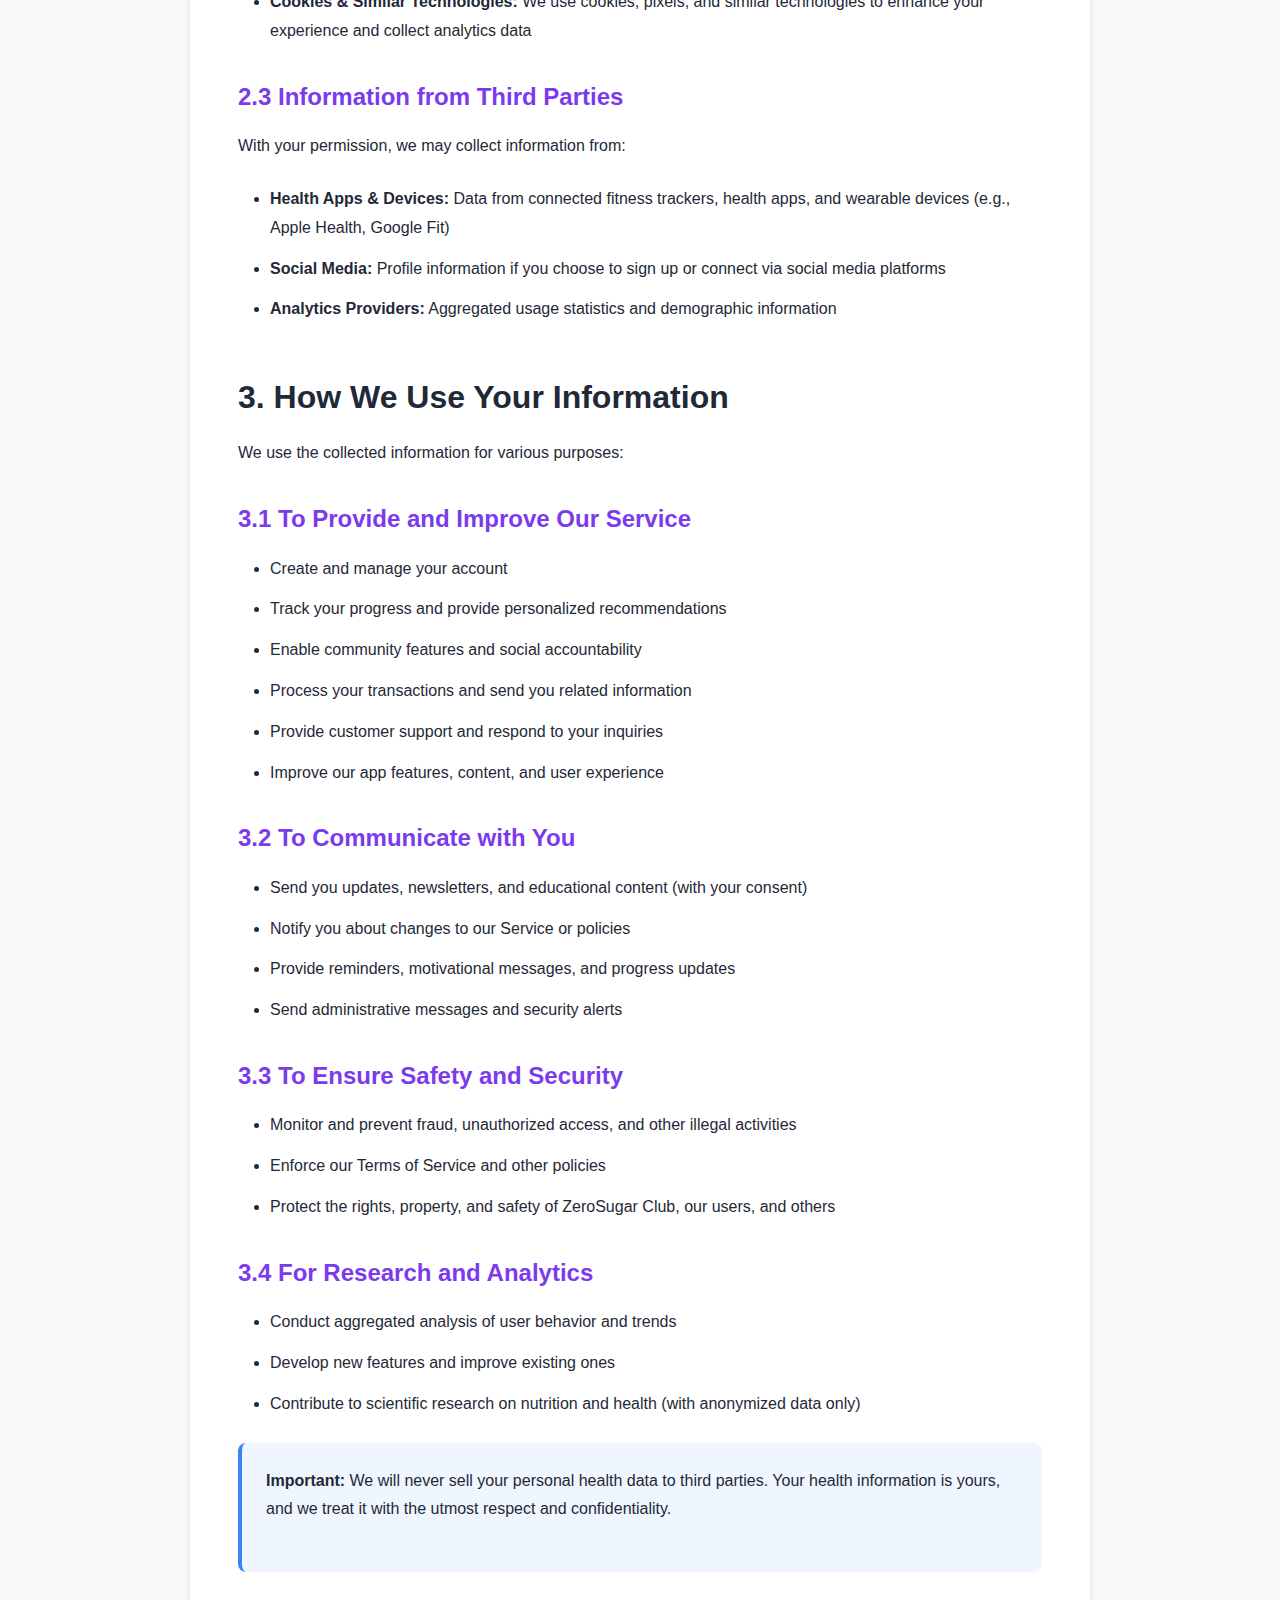
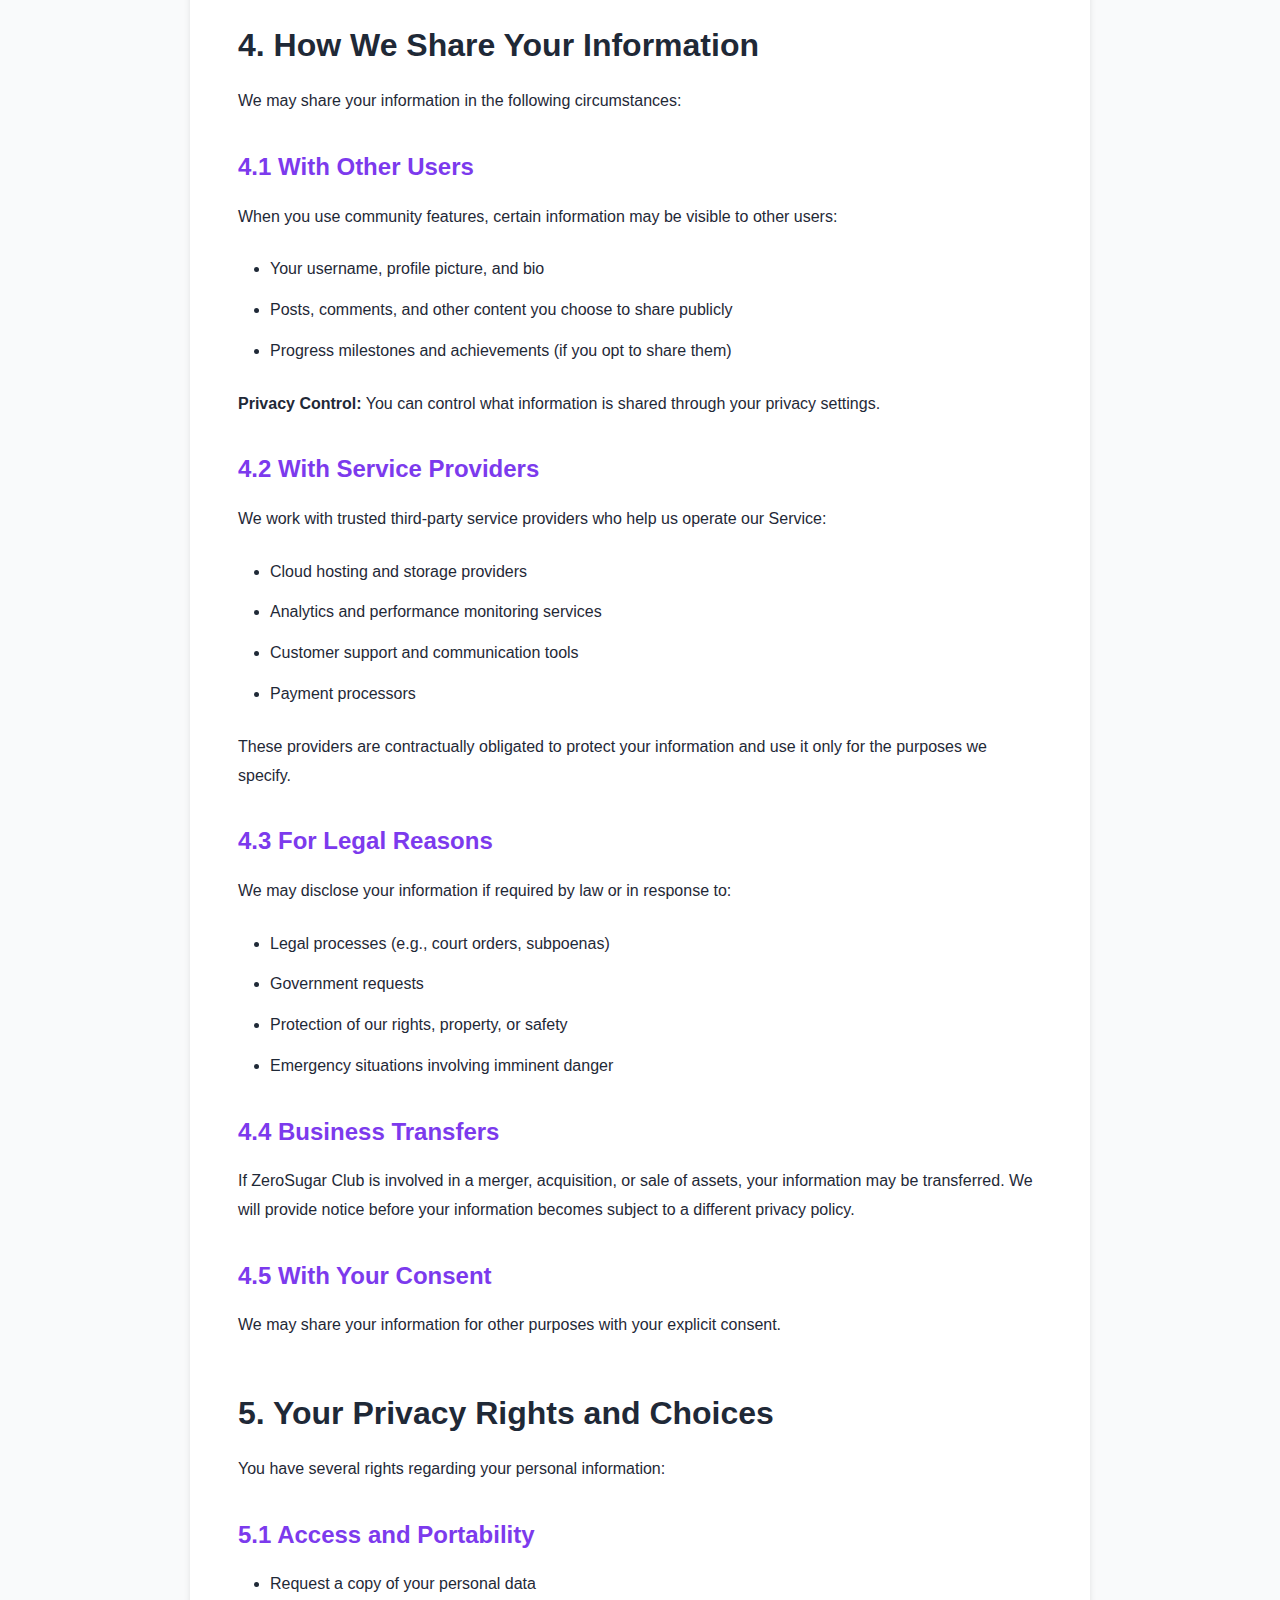
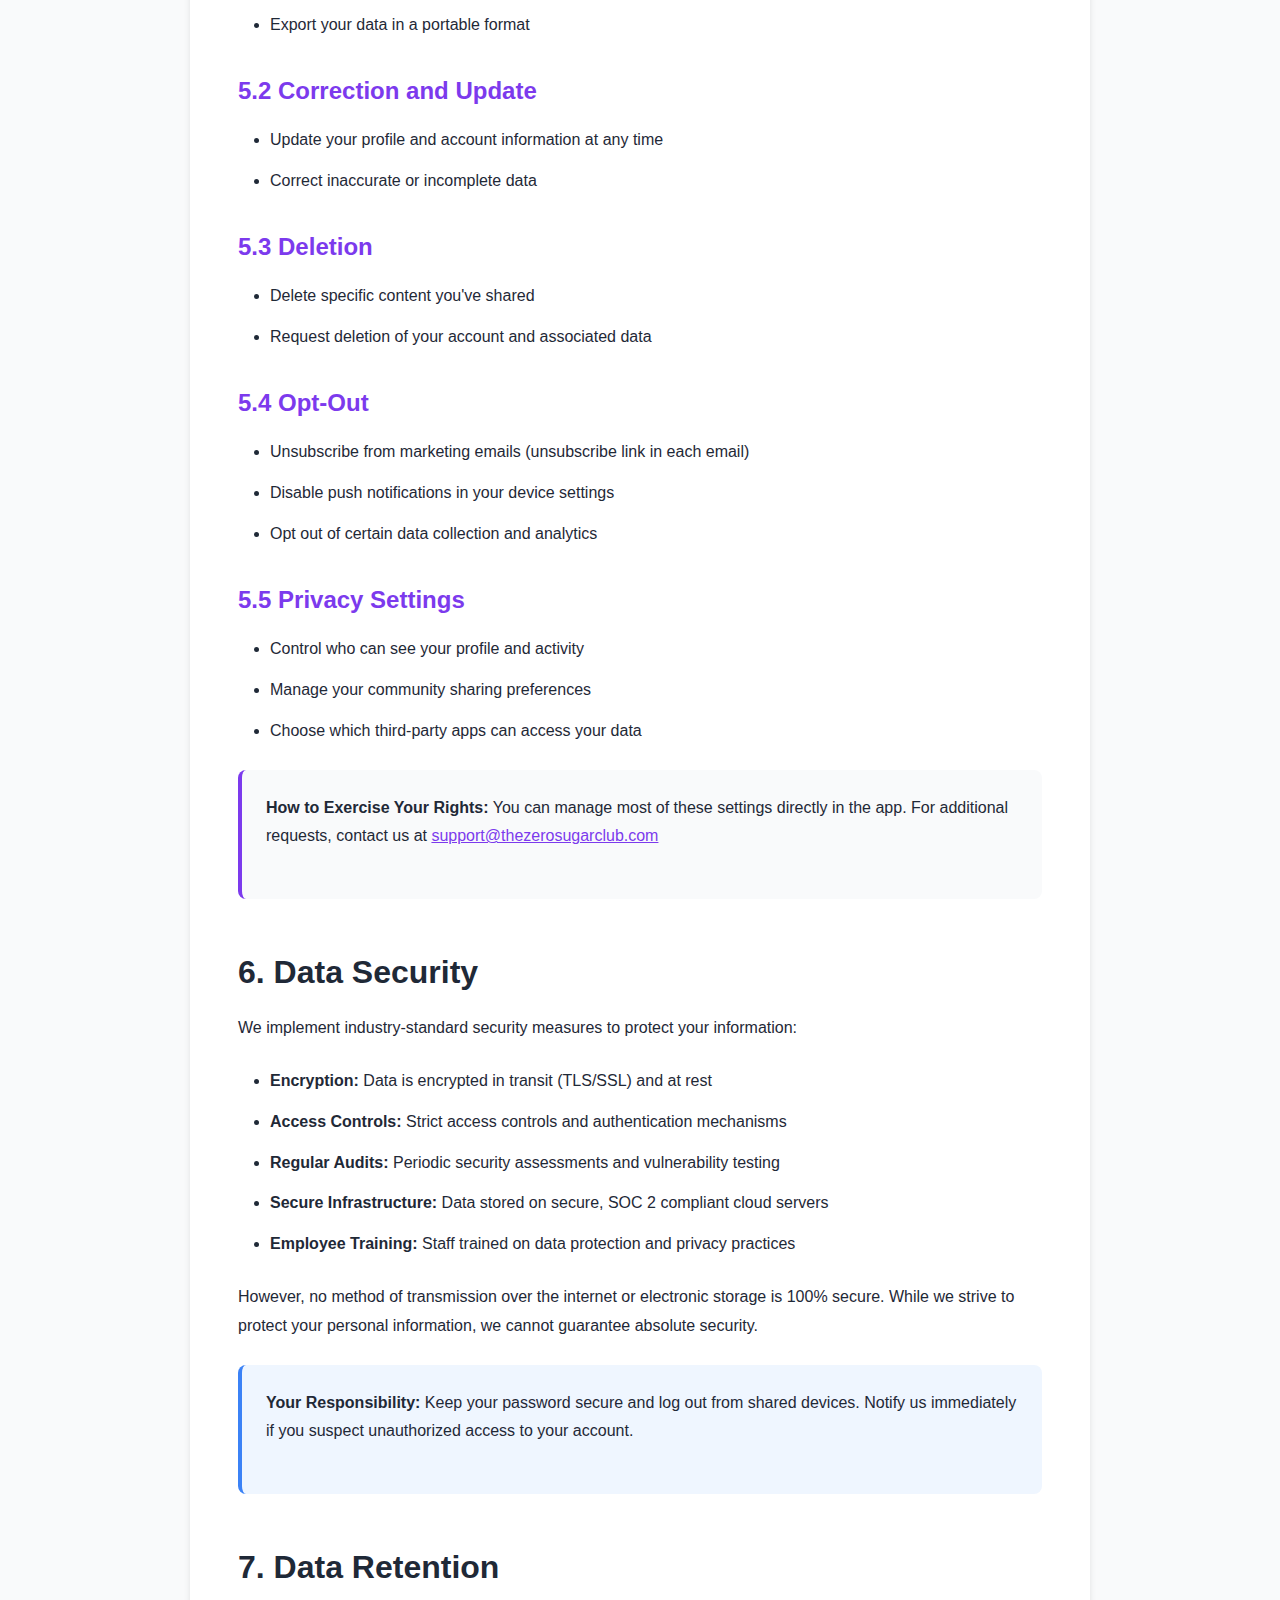
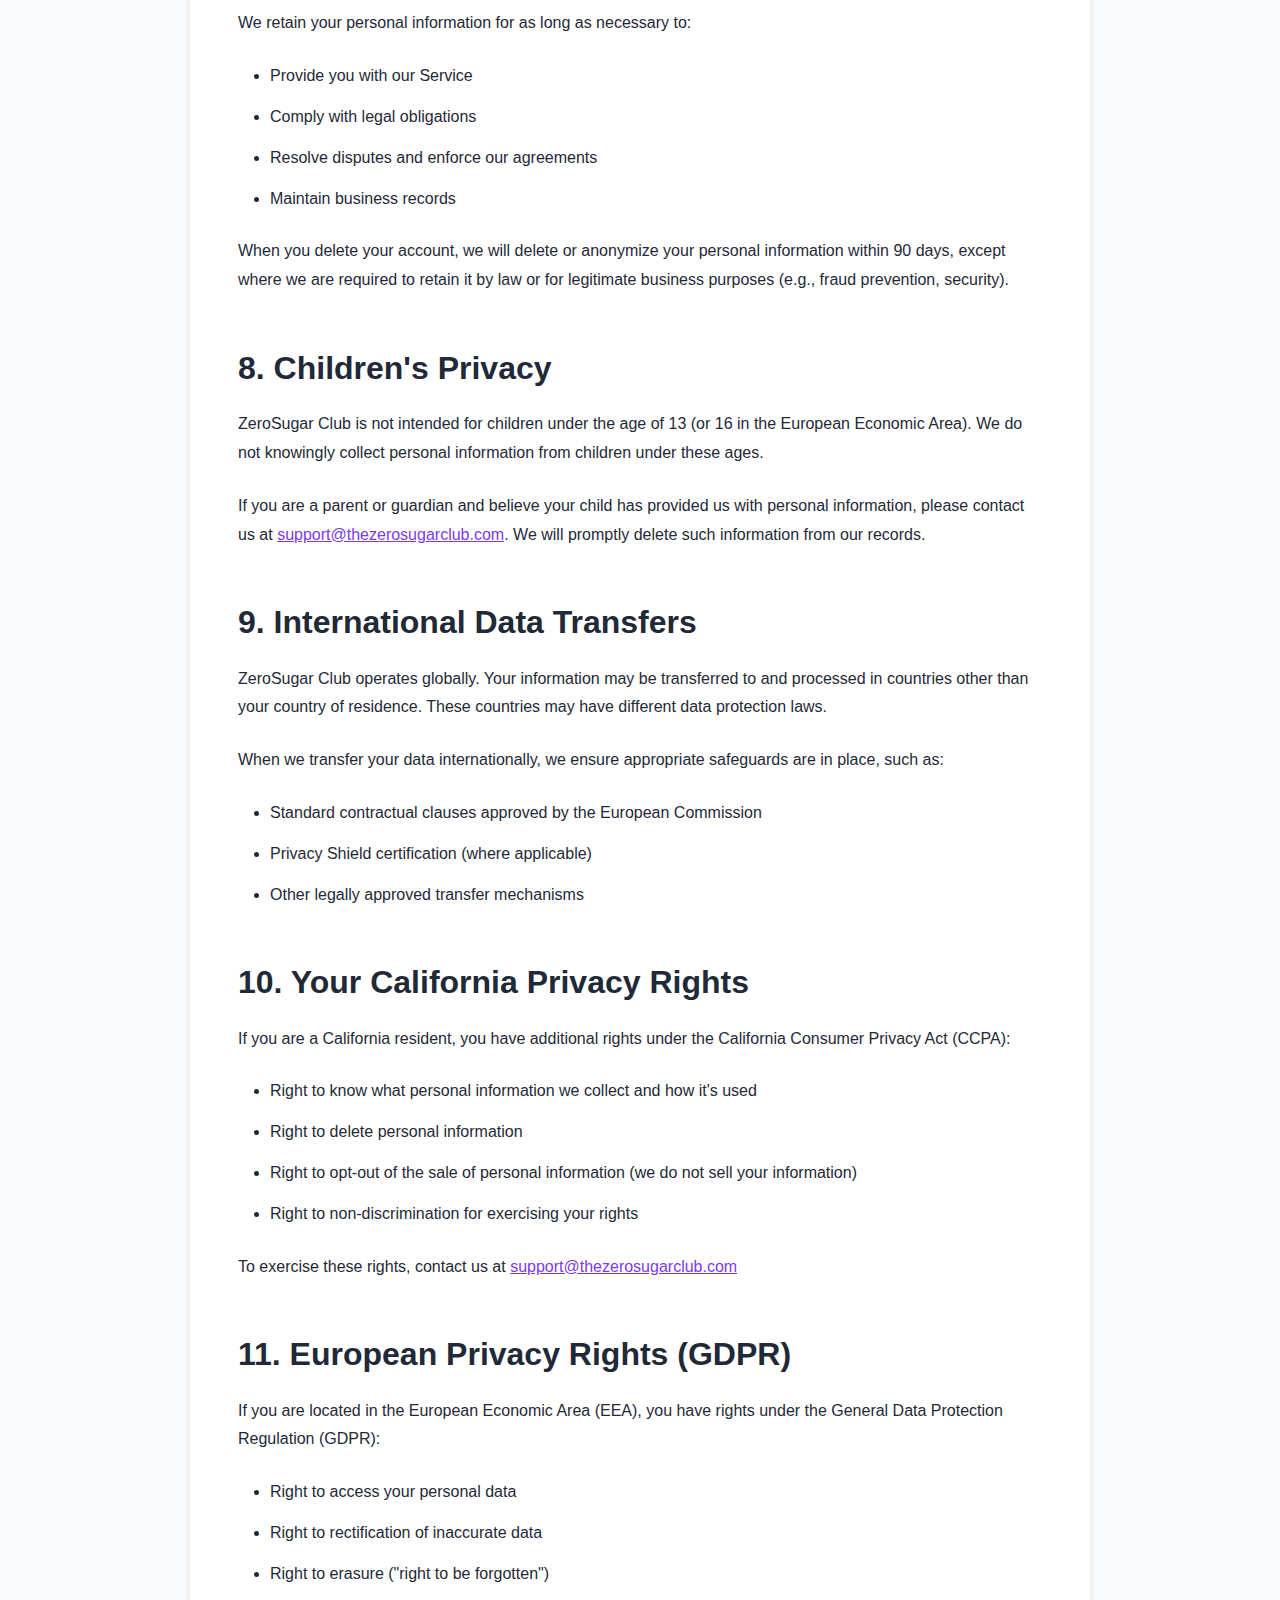
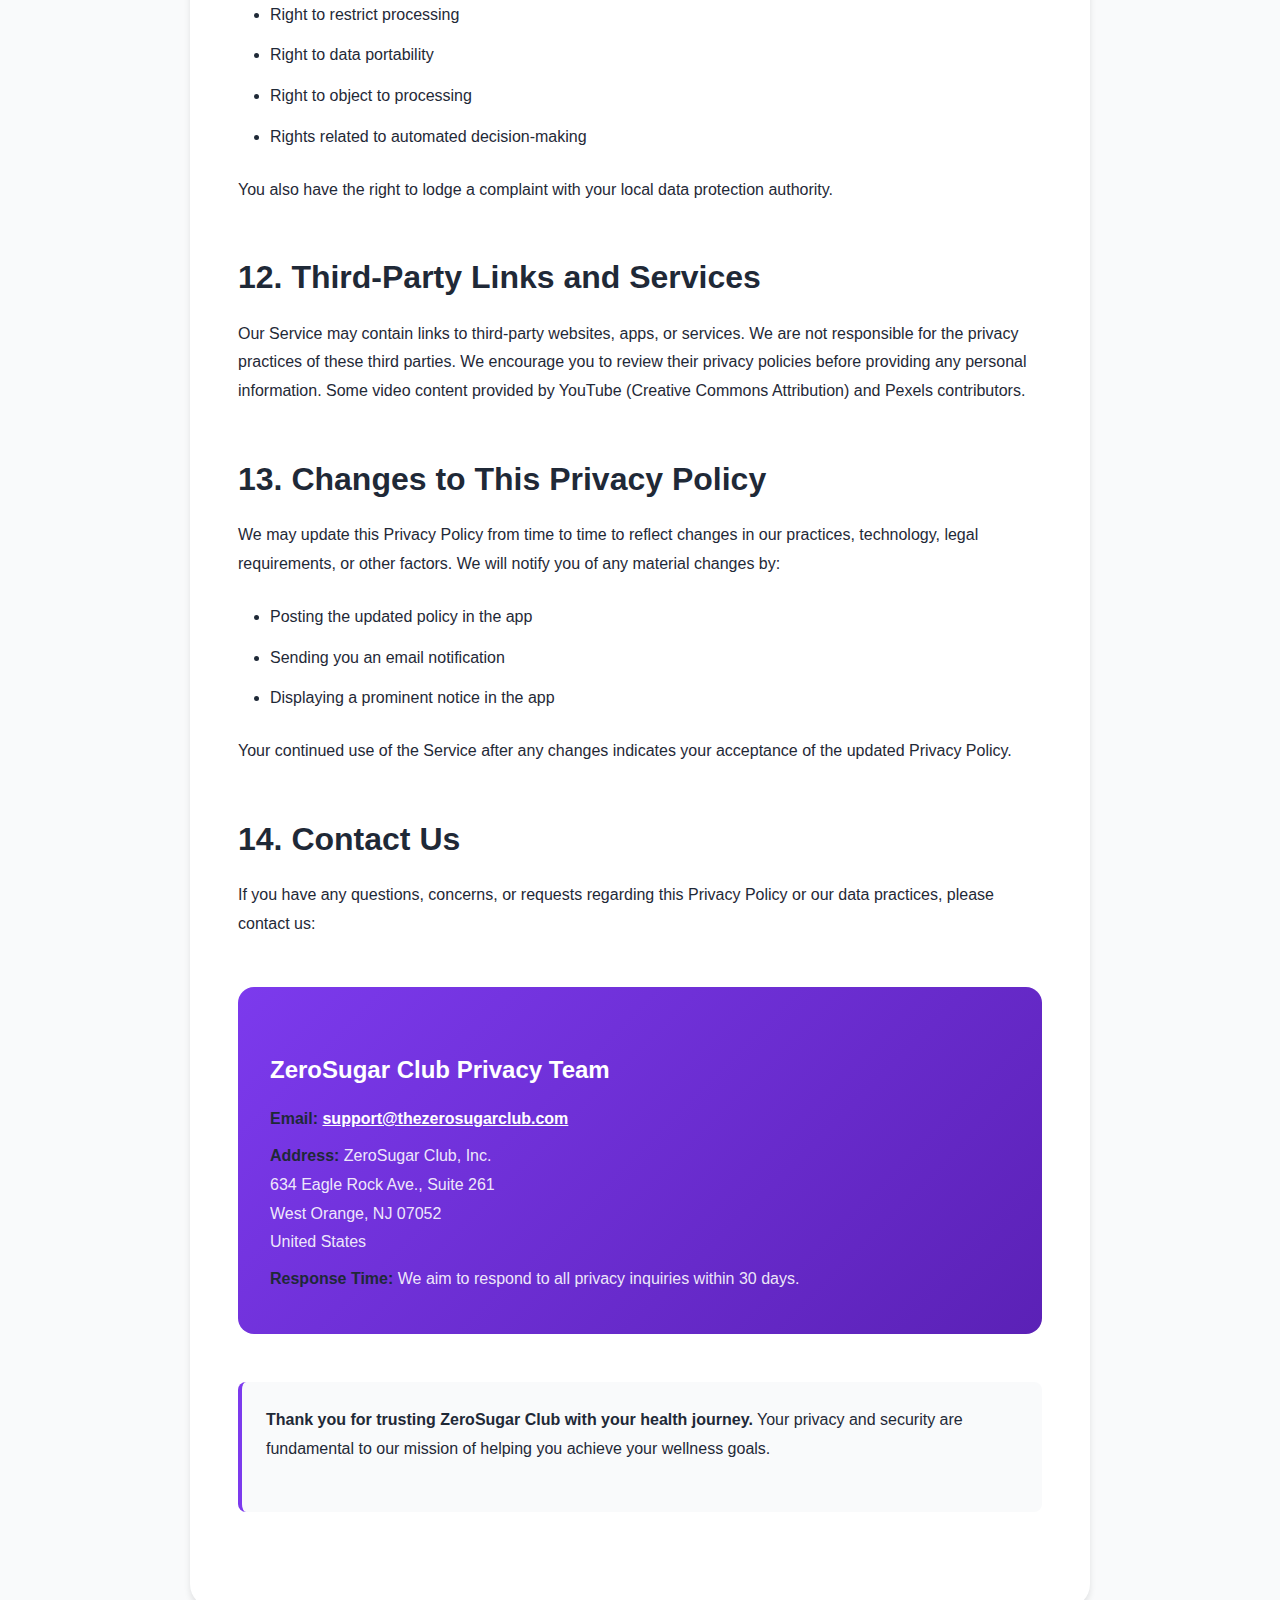
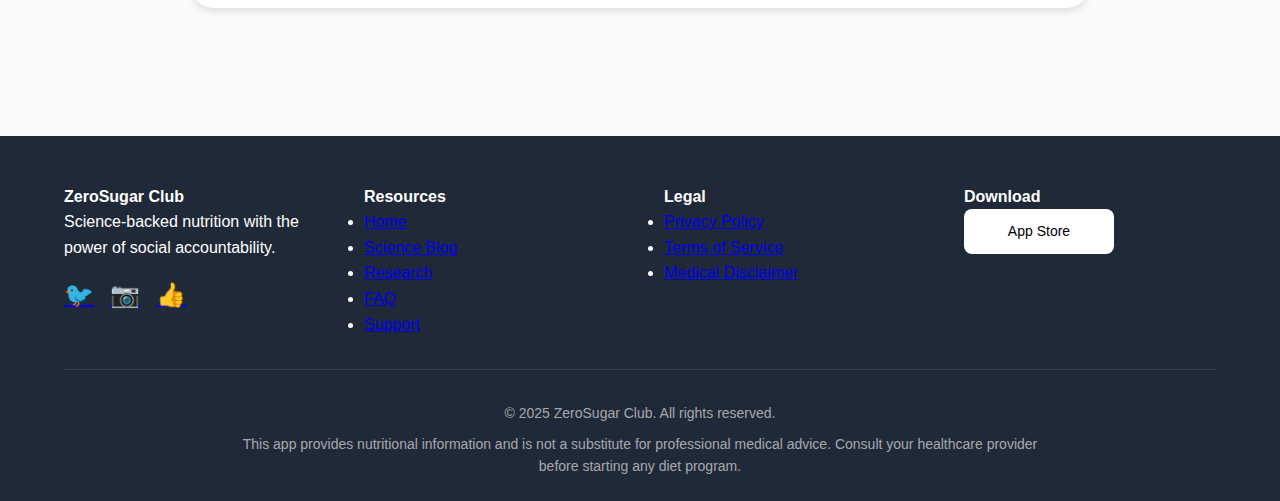
<file: privacy-policy.html>
<!DOCTYPE html>
<html lang="en">
<head>
    <meta charset="UTF-8">
    <meta name="viewport" content="width=device-width, initial-scale=1.0">
    
    <!-- Primary Meta Tags -->
    <title>Privacy Policy | ZeroSugar Club</title>
    <meta name="title" content="Privacy Policy | ZeroSugar Club">
    <meta name="description" content="Learn how ZeroSugar Club protects your privacy and handles your personal information. Our commitment to data security and transparency.">
    <meta name="robots" content="index, follow">
    <link rel="canonical" href="https://yourusername.github.io/zerosugar-club/privacy-policy.html">
    
    <!-- Open Graph / Facebook -->
    <meta property="og:type" content="website">
    <meta property="og:url" content="https://yourusername.github.io/zerosugar-club/privacy-policy.html">
    <meta property="og:title" content="Privacy Policy | ZeroSugar Club">
    <meta property="og:description" content="Learn how ZeroSugar Club protects your privacy and handles your personal information.">

    <!-- Twitter -->
    <meta property="twitter:card" content="summary">
    <meta property="twitter:url" content="https://yourusername.github.io/zerosugar-club/privacy-policy.html">
    <meta property="twitter:title" content="Privacy Policy | ZeroSugar Club">
    <meta property="twitter:description" content="Learn how ZeroSugar Club protects your privacy and handles your personal information.">

    <!-- Favicon -->
    <link rel="icon" type="image/png" sizes="32x32" href="data:image/svg+xml,<svg xmlns='http://www.w3.org/2000/svg' viewBox='0 0 100 100'><text y='.9em' font-size='90'>🍎</text></svg>">
    
    <style>
        /* Critical CSS */
        :root {
            --primary-color: #7C3AED;
            --primary-dark: #5B21B6;
            --secondary-color: #F59E0B;
            --success-color: #10B981;
            --danger-color: #EF4444;
            --accent-color: #EC4899;
            --text-dark: #1F2937;
            --text-light: #6B7280;
            --bg-light: #F9FAFB;
            --bg-white: #FFFFFF;
            --border-color: #E5E7EB;
        }

        * {
            margin: 0;
            padding: 0;
            box-sizing: border-box;
        }

        html {
            scroll-behavior: smooth;
        }

        body {
            font-family: -apple-system, BlinkMacSystemFont, 'Segoe UI', Roboto, 'Helvetica Neue', Arial, sans-serif;
            line-height: 1.6;
            color: var(--text-dark);
            background-color: var(--bg-light);
        }

        .container {
            max-width: 1200px;
            margin: 0 auto;
            padding: 0 1.5rem;
        }

        /* Navigation */
        .navbar {
            position: sticky;
            top: 0;
            z-index: 1000;
            background: rgba(255, 255, 255, 0.95);
            backdrop-filter: blur(10px);
            box-shadow: 0 1px 3px rgba(0, 0, 0, 0.1);
            padding: 1rem 0;
        }

        .nav-wrapper {
            display: flex;
            justify-content: space-between;
            align-items: center;
        }

        .logo {
            display: flex;
            align-items: center;
            gap: 0.5rem;
            font-size: 1.5rem;
            font-weight: 700;
            color: var(--primary-color);
            text-decoration: none;
        }

        .logo-icon {
            font-size: 2rem;
        }

        .nav-menu {
            display: flex;
            list-style: none;
            gap: 2rem;
            align-items: center;
        }

        .nav-menu a {
            text-decoration: none;
            color: var(--text-dark);
            font-weight: 500;
            transition: color 0.3s ease;
        }

        .nav-menu a:hover {
            color: var(--primary-color);
        }

        .cta-button {
            background: var(--primary-color);
            color: white !important;
            padding: 0.75rem 1.5rem;
            border-radius: 0.5rem;
            transition: background 0.3s ease;
        }

        .cta-button:hover {
            background: var(--primary-dark);
        }

        /* Privacy Policy Content */
        .privacy-content {
            padding: 4rem 0;
        }

        .privacy-main {
            background: white;
            padding: 3rem;
            border-radius: 1.5rem;
            box-shadow: 0 4px 6px rgba(0, 0, 0, 0.1);
            max-width: 900px;
            margin: 0 auto;
        }

        .privacy-header {
            text-align: center;
            margin-bottom: 3rem;
            padding-bottom: 2rem;
            border-bottom: 2px solid var(--border-color);
        }

        .privacy-header h1 {
            font-size: 2.5rem;
            line-height: 1.2;
            margin-bottom: 1rem;
            color: var(--text-dark);
        }

        .last-updated {
            color: var(--text-light);
            font-size: 0.875rem;
            font-weight: 500;
        }

        .privacy-section {
            margin-bottom: 3rem;
        }

        .privacy-section h2 {
            font-size: 2rem;
            margin-bottom: 1rem;
            color: var(--text-dark);
        }

        .privacy-section h3 {
            font-size: 1.5rem;
            margin-top: 2rem;
            margin-bottom: 1rem;
            color: var(--primary-color);
        }

        .privacy-section p {
            margin-bottom: 1.5rem;
            line-height: 1.8;
            color: var(--text-dark);
        }

        .privacy-section ul,
        .privacy-section ol {
            margin-bottom: 1.5rem;
            padding-left: 2rem;
        }

        .privacy-section li {
            margin-bottom: 0.75rem;
            line-height: 1.8;
        }

        .privacy-section ul li {
            list-style: disc;
        }

        .privacy-section ol li {
            list-style: decimal;
        }

        .privacy-section strong {
            font-weight: 700;
            color: var(--text-dark);
        }

        .privacy-section a {
            color: var(--primary-color);
            text-decoration: underline;
        }

        .privacy-section a:hover {
            color: var(--primary-dark);
        }

        .highlight-box {
            background: var(--bg-light);
            padding: 1.5rem;
            border-radius: 0.5rem;
            border-left: 4px solid var(--primary-color);
            margin: 1.5rem 0;
        }

        .info-box {
            background: #EFF6FF;
            padding: 1.5rem;
            border-radius: 0.5rem;
            border-left: 4px solid #3B82F6;
            margin: 1.5rem 0;
        }

        .contact-info {
            background: linear-gradient(135deg, var(--primary-color), var(--primary-dark));
            color: white;
            padding: 2rem;
            border-radius: 1rem;
            margin-top: 3rem;
        }

        .contact-info h3 {
            color: white;
            margin-bottom: 1rem;
        }

        .contact-info p {
            color: rgba(255, 255, 255, 0.9);
            margin-bottom: 0.5rem;
        }

        .contact-info a {
            color: white;
            font-weight: 600;
        }

        /* Footer */
        .footer {
            background: var(--text-dark);
            color: white;
            padding: 3rem 0 1.5rem;
            margin-top: 4rem;
        }

        .footer-grid {
            display: grid;
            grid-template-columns: repeat(auto-fit, minmax(250px, 1fr));
            gap: 3rem;
            margin-bottom: 2rem;
        }

        .footer-section h4 {
            margin-bottom: 1rem;
            color: white;
        }

        .footer-section ul {
            list-style: none;
        }

        .footer-section ul li {
            margin-bottom: 0.5rem;
        }

        .footer-section a {
            color: rgba(255, 255, 255, 0.8);
            text-decoration: none;
            transition: color 0.3s ease;
        }

        .footer-section a:hover {
            color: white;
        }

        .footer-bottom {
            text-align: center;
            padding-top: 2rem;
            border-top: 1px solid rgba(255, 255, 255, 0.1);
            color: rgba(255, 255, 255, 0.6);
            font-size: 0.875rem;
        }

        /* Responsive Design */
        @media (max-width: 768px) {
            .nav-menu {
                display: none;
            }

            .privacy-header h1 {
                font-size: 2rem;
            }

            .privacy-section h2 {
                font-size: 1.75rem;
            }

            .privacy-section h3 {
                font-size: 1.25rem;
            }

            .privacy-main {
                padding: 2rem 1.5rem;
            }

            .footer-grid {
                grid-template-columns: 1fr;
                gap: 2rem;
            }
        }

        @media (max-width: 480px) {
            .container {
                padding: 0 1rem;
            }

            .privacy-header h1 {
                font-size: 1.75rem;
            }

            .privacy-section h2 {
                font-size: 1.5rem;
            }

            .privacy-main {
                padding: 1.5rem 1rem;
            }
        }

        /* Accessibility */
        a:focus,
        button:focus {
            outline: 2px solid var(--primary-color);
            outline-offset: 2px;
        }
    </style>
</head>
<body>
    <!-- Navigation -->
    <nav class="navbar">
        <div class="container">
            <div class="nav-wrapper">
                <a href="index.html" class="logo">
                    <span class="logo-icon">🍎</span>
                    <span>ZeroSugar Club</span>
                </a>
                <ul class="nav-menu">
                    <li><a href="index.html">Home</a></li>
                    <li><a href="blog.html">Blog</a></li>
                    <li><a href="privacy-policy.html">Privacy</a></li>
                    <li><a href="#download" class="cta-button">Download App</a></li>
                </ul>
            </div>
        </div>
    </nav>

    <!-- Privacy Policy Content -->
    <main class="privacy-content">
        <div class="container">
            <article class="privacy-main">
                <div class="privacy-header">
                    <h1>Privacy Policy</h1>
                    <p class="last-updated">Last Updated: November 8, 2025</p>
                </div>

                <section class="privacy-section">
                    <h2>1. Introduction</h2>
                    <p>Welcome to ZeroSugar Club ("we," "our," or "us"). We are committed to protecting your privacy and ensuring the security of your personal information. This Privacy Policy explains how we collect, use, disclose, and safeguard your information when you use our mobile application and related services (collectively, the "Service").</p>
                    
                    <div class="highlight-box">
                        <p><strong>Your Privacy Matters:</strong> We believe in transparency and your right to control your personal data. This policy outlines our practices in clear, straightforward language.</p>
                    </div>

                    <p>By using the ZeroSugar Club Service, you agree to the collection and use of information in accordance with this Privacy Policy. If you do not agree with our policies and practices, please do not use our Service.</p>
                </section>

                <section class="privacy-section">
                    <h2>2. Information We Collect</h2>
                    
                    <h3>2.1 Information You Provide Directly</h3>
                    <p>We collect information that you voluntarily provide when using our Service:</p>
                    <ul>
                        <li><strong>Account Information:</strong> Name, email address, username, and password when you create an account</li>
                        <li><strong>Profile Information:</strong> Age, gender, health goals, dietary preferences, and other optional profile details</li>
                        <li><strong>Health & Activity Data:</strong> Food logs, sugar intake tracking, weight measurements, activity levels, and progress photos (if you choose to share them)</li>
                        <li><strong>Community Content:</strong> Posts, comments, messages, and other content you share with the ZeroSugar Club community</li>
                        <li><strong>Communications:</strong> Feedback, survey responses, customer support inquiries, and other communications with us</li>
                    </ul>

                    <h3>2.2 Information Collected Automatically</h3>
                    <p>When you use our Service, we automatically collect certain information:</p>
                    <ul>
                        <li><strong>Device Information:</strong> Device type, operating system, unique device identifiers, mobile network information</li>
                        <li><strong>Usage Data:</strong> App features used, time spent in the app, interaction with content, crash reports, and performance data</li>
                        <li><strong>Location Information:</strong> General location data (with your permission) to provide localized content and features</li>
                        <li><strong>Cookies & Similar Technologies:</strong> We use cookies, pixels, and similar technologies to enhance your experience and collect analytics data</li>
                    </ul>

                    <h3>2.3 Information from Third Parties</h3>
                    <p>With your permission, we may collect information from:</p>
                    <ul>
                        <li><strong>Health Apps & Devices:</strong> Data from connected fitness trackers, health apps, and wearable devices (e.g., Apple Health, Google Fit)</li>
                        <li><strong>Social Media:</strong> Profile information if you choose to sign up or connect via social media platforms</li>
                        <li><strong>Analytics Providers:</strong> Aggregated usage statistics and demographic information</li>
                    </ul>
                </section>

                <section class="privacy-section">
                    <h2>3. How We Use Your Information</h2>
                    <p>We use the collected information for various purposes:</p>
                    
                    <h3>3.1 To Provide and Improve Our Service</h3>
                    <ul>
                        <li>Create and manage your account</li>
                        <li>Track your progress and provide personalized recommendations</li>
                        <li>Enable community features and social accountability</li>
                        <li>Process your transactions and send you related information</li>
                        <li>Provide customer support and respond to your inquiries</li>
                        <li>Improve our app features, content, and user experience</li>
                    </ul>

                    <h3>3.2 To Communicate with You</h3>
                    <ul>
                        <li>Send you updates, newsletters, and educational content (with your consent)</li>
                        <li>Notify you about changes to our Service or policies</li>
                        <li>Provide reminders, motivational messages, and progress updates</li>
                        <li>Send administrative messages and security alerts</li>
                    </ul>

                    <h3>3.3 To Ensure Safety and Security</h3>
                    <ul>
                        <li>Monitor and prevent fraud, unauthorized access, and other illegal activities</li>
                        <li>Enforce our Terms of Service and other policies</li>
                        <li>Protect the rights, property, and safety of ZeroSugar Club, our users, and others</li>
                    </ul>

                    <h3>3.4 For Research and Analytics</h3>
                    <ul>
                        <li>Conduct aggregated analysis of user behavior and trends</li>
                        <li>Develop new features and improve existing ones</li>
                        <li>Contribute to scientific research on nutrition and health (with anonymized data only)</li>
                    </ul>

                    <div class="info-box">
                        <p><strong>Important:</strong> We will never sell your personal health data to third parties. Your health information is yours, and we treat it with the utmost respect and confidentiality.</p>
                    </div>
                </section>

                <section class="privacy-section">
                    <h2>4. How We Share Your Information</h2>
                    <p>We may share your information in the following circumstances:</p>

                    <h3>4.1 With Other Users</h3>
                    <p>When you use community features, certain information may be visible to other users:</p>
                    <ul>
                        <li>Your username, profile picture, and bio</li>
                        <li>Posts, comments, and other content you choose to share publicly</li>
                        <li>Progress milestones and achievements (if you opt to share them)</li>
                    </ul>
                    <p><strong>Privacy Control:</strong> You can control what information is shared through your privacy settings.</p>

                    <h3>4.2 With Service Providers</h3>
                    <p>We work with trusted third-party service providers who help us operate our Service:</p>
                    <ul>
                        <li>Cloud hosting and storage providers</li>
                        <li>Analytics and performance monitoring services</li>
                        <li>Customer support and communication tools</li>
                        <li>Payment processors</li>
                    </ul>
                    <p>These providers are contractually obligated to protect your information and use it only for the purposes we specify.</p>

                    <h3>4.3 For Legal Reasons</h3>
                    <p>We may disclose your information if required by law or in response to:</p>
                    <ul>
                        <li>Legal processes (e.g., court orders, subpoenas)</li>
                        <li>Government requests</li>
                        <li>Protection of our rights, property, or safety</li>
                        <li>Emergency situations involving imminent danger</li>
                    </ul>

                    <h3>4.4 Business Transfers</h3>
                    <p>If ZeroSugar Club is involved in a merger, acquisition, or sale of assets, your information may be transferred. We will provide notice before your information becomes subject to a different privacy policy.</p>

                    <h3>4.5 With Your Consent</h3>
                    <p>We may share your information for other purposes with your explicit consent.</p>
                </section>

                <section class="privacy-section">
                    <h2>5. Your Privacy Rights and Choices</h2>
                    <p>You have several rights regarding your personal information:</p>

                    <h3>5.1 Access and Portability</h3>
                    <ul>
                        <li>Request a copy of your personal data</li>
                        <li>Export your data in a portable format</li>
                    </ul>

                    <h3>5.2 Correction and Update</h3>
                    <ul>
                        <li>Update your profile and account information at any time</li>
                        <li>Correct inaccurate or incomplete data</li>
                    </ul>

                    <h3>5.3 Deletion</h3>
                    <ul>
                        <li>Delete specific content you've shared</li>
                        <li>Request deletion of your account and associated data</li>
                    </ul>

                    <h3>5.4 Opt-Out</h3>
                    <ul>
                        <li>Unsubscribe from marketing emails (unsubscribe link in each email)</li>
                        <li>Disable push notifications in your device settings</li>
                        <li>Opt out of certain data collection and analytics</li>
                    </ul>

                    <h3>5.5 Privacy Settings</h3>
                    <ul>
                        <li>Control who can see your profile and activity</li>
                        <li>Manage your community sharing preferences</li>
                        <li>Choose which third-party apps can access your data</li>
                    </ul>

                    <div class="highlight-box">
                        <p><strong>How to Exercise Your Rights:</strong> You can manage most of these settings directly in the app. For additional requests, contact us at <a href="mailto:support@thezerosugarclub.com">support@thezerosugarclub.com</a></p>
                    </div>
                </section>

                <section class="privacy-section">
                    <h2>6. Data Security</h2>
                    <p>We implement industry-standard security measures to protect your information:</p>
                    <ul>
                        <li><strong>Encryption:</strong> Data is encrypted in transit (TLS/SSL) and at rest</li>
                        <li><strong>Access Controls:</strong> Strict access controls and authentication mechanisms</li>
                        <li><strong>Regular Audits:</strong> Periodic security assessments and vulnerability testing</li>
                        <li><strong>Secure Infrastructure:</strong> Data stored on secure, SOC 2 compliant cloud servers</li>
                        <li><strong>Employee Training:</strong> Staff trained on data protection and privacy practices</li>
                    </ul>

                    <p>However, no method of transmission over the internet or electronic storage is 100% secure. While we strive to protect your personal information, we cannot guarantee absolute security.</p>

                    <div class="info-box">
                        <p><strong>Your Responsibility:</strong> Keep your password secure and log out from shared devices. Notify us immediately if you suspect unauthorized access to your account.</p>
                    </div>
                </section>

                <section class="privacy-section">
                    <h2>7. Data Retention</h2>
                    <p>We retain your personal information for as long as necessary to:</p>
                    <ul>
                        <li>Provide you with our Service</li>
                        <li>Comply with legal obligations</li>
                        <li>Resolve disputes and enforce our agreements</li>
                        <li>Maintain business records</li>
                    </ul>

                    <p>When you delete your account, we will delete or anonymize your personal information within 90 days, except where we are required to retain it by law or for legitimate business purposes (e.g., fraud prevention, security).</p>
                </section>

                <section class="privacy-section">
                    <h2>8. Children's Privacy</h2>
                    <p>ZeroSugar Club is not intended for children under the age of 13 (or 16 in the European Economic Area). We do not knowingly collect personal information from children under these ages.</p>

                    <p>If you are a parent or guardian and believe your child has provided us with personal information, please contact us at <a href="mailto:support@thezerosugarclub.com">support@thezerosugarclub.com</a>. We will promptly delete such information from our records.</p>
                </section>

                <section class="privacy-section">
                    <h2>9. International Data Transfers</h2>
                    <p>ZeroSugar Club operates globally. Your information may be transferred to and processed in countries other than your country of residence. These countries may have different data protection laws.</p>

                    <p>When we transfer your data internationally, we ensure appropriate safeguards are in place, such as:</p>
                    <ul>
                        <li>Standard contractual clauses approved by the European Commission</li>
                        <li>Privacy Shield certification (where applicable)</li>
                        <li>Other legally approved transfer mechanisms</li>
                    </ul>
                </section>

                <section class="privacy-section">
                    <h2>10. Your California Privacy Rights</h2>
                    <p>If you are a California resident, you have additional rights under the California Consumer Privacy Act (CCPA):</p>
                    <ul>
                        <li>Right to know what personal information we collect and how it's used</li>
                        <li>Right to delete personal information</li>
                        <li>Right to opt-out of the sale of personal information (we do not sell your information)</li>
                        <li>Right to non-discrimination for exercising your rights</li>
                    </ul>

                    <p>To exercise these rights, contact us at <a href="mailto:support@thezerosugarclub.com">support@thezerosugarclub.com</a></p>
                </section>

                <section class="privacy-section">
                    <h2>11. European Privacy Rights (GDPR)</h2>
                    <p>If you are located in the European Economic Area (EEA), you have rights under the General Data Protection Regulation (GDPR):</p>
                    <ul>
                        <li>Right to access your personal data</li>
                        <li>Right to rectification of inaccurate data</li>
                        <li>Right to erasure ("right to be forgotten")</li>
                        <li>Right to restrict processing</li>
                        <li>Right to data portability</li>
                        <li>Right to object to processing</li>
                        <li>Rights related to automated decision-making</li>
                    </ul>

                    <p>You also have the right to lodge a complaint with your local data protection authority.</p>
                </section>

                <section class="privacy-section">
                    <h2>12. Third-Party Links and Services</h2>
                    <p>Our Service may contain links to third-party websites, apps, or services. We are not responsible for the privacy practices of these third parties. We encourage you to review their privacy policies before providing any personal information. Some video content provided by YouTube (Creative Commons Attribution) and Pexels contributors.</p>
                </section>

                <section class="privacy-section">
                    <h2>13. Changes to This Privacy Policy</h2>
                    <p>We may update this Privacy Policy from time to time to reflect changes in our practices, technology, legal requirements, or other factors. We will notify you of any material changes by:</p>
                    <ul>
                        <li>Posting the updated policy in the app</li>
                        <li>Sending you an email notification</li>
                        <li>Displaying a prominent notice in the app</li>
                    </ul>

                    <p>Your continued use of the Service after any changes indicates your acceptance of the updated Privacy Policy.</p>
                </section>

                <section class="privacy-section">
                    <h2>14. Contact Us</h2>
                    <p>If you have any questions, concerns, or requests regarding this Privacy Policy or our data practices, please contact us:</p>

                    <div class="contact-info">
                        <h3>ZeroSugar Club Privacy Team</h3>
                        <p><strong>Email:</strong> <a href="mailto:support@thezerosugarclub.com">support@thezerosugarclub.com</a></p>
                        <p><strong>Address:</strong> ZeroSugar Club, Inc.<br>
                        634 Eagle Rock Ave., Suite 261<br>
                        West Orange, NJ 07052<br>
                        United States</p>
                        <p><strong>Response Time:</strong> We aim to respond to all privacy inquiries within 30 days.</p>
                    </div>
                </section>

                <section class="privacy-section">
                    <div class="highlight-box">
                        <p><strong>Thank you for trusting ZeroSugar Club with your health journey.</strong> Your privacy and security are fundamental to our mission of helping you achieve your wellness goals.</p>
                    </div>
                </section>
            </article>
        </div>
    </main>

    <!-- Footer -->
    <footer class="footer">
        <div class="container">
            <div class="footer-grid">
                <div>
                    <h4>ZeroSugar Club</h4>
                    <p>Science-backed nutrition with the power of social accountability.</p>
                    <div style="display: flex; gap: 1rem; margin-top: 1rem;">
                        <a href="https://twitter.com/zerosugarclub" aria-label="Follow us on Twitter" style="font-size: 1.5rem;">🐦</a>
                        <a href="https://instagram.com/zerosugarclub" aria-label="Follow us on Instagram" style="font-size: 1.5rem;">📷</a>
                        <a href="https://facebook.com/zerosugarclub" aria-label="Like us on Facebook" style="font-size: 1.5rem;">👍</a>
                    </div>
                </div>
                
                <div>
                    <h4>Resources</h4>
                    <ul>
                        <li><a href="index.html">Home</a></li>
                        <li><a href="blog.html">Science Blog</a></li>
                        <li><a href="#science">Research</a></li>
                        <li><a href="#faq">FAQ</a></li>
                        <li><a href="mailto:support@thezerosugarclub.com">Support</a></li>
                    </ul>
                </div>
                
                <div>
                    <h4>Legal</h4>
                    <ul>
                        <li><a href="privacy-policy.html">Privacy Policy</a></li>
                        <li><a href="terms-of-service.html">Terms of Service</a></li>
                        <li><a href="disclaimer.html">Medical Disclaimer</a></li>
                    </ul>
                </div>
                
                <div>
                    <h4>Download</h4>
                    <a href="https://apps.apple.com/your-app">
                        <img src="data:image/svg+xml,%3Csvg width='150' height='45' xmlns='http://www.w3.org/2000/svg'%3E%3Crect width='150' height='45' fill='white' rx='8'/%3E%3Ctext x='75' y='27' text-anchor='middle' fill='black' font-size='14' font-family='Arial'%3EApp Store%3C/text%3E%3C/svg%3E" alt="Download on the App Store" width="150" height="45">
                    </a>
                </div>
            </div>
            
            <div class="footer-bottom">
                <p>&copy; 2025 ZeroSugar Club. All rights reserved.</p>
                <p style="margin-top: 0.5rem; max-width: 800px; margin-left: auto; margin-right: auto;">This app provides nutritional information and is not a substitute for professional medical advice. Consult your healthcare provider before starting any diet program.</p>
            </div>
        </div>
    </footer>
</body>
</html>
</file>
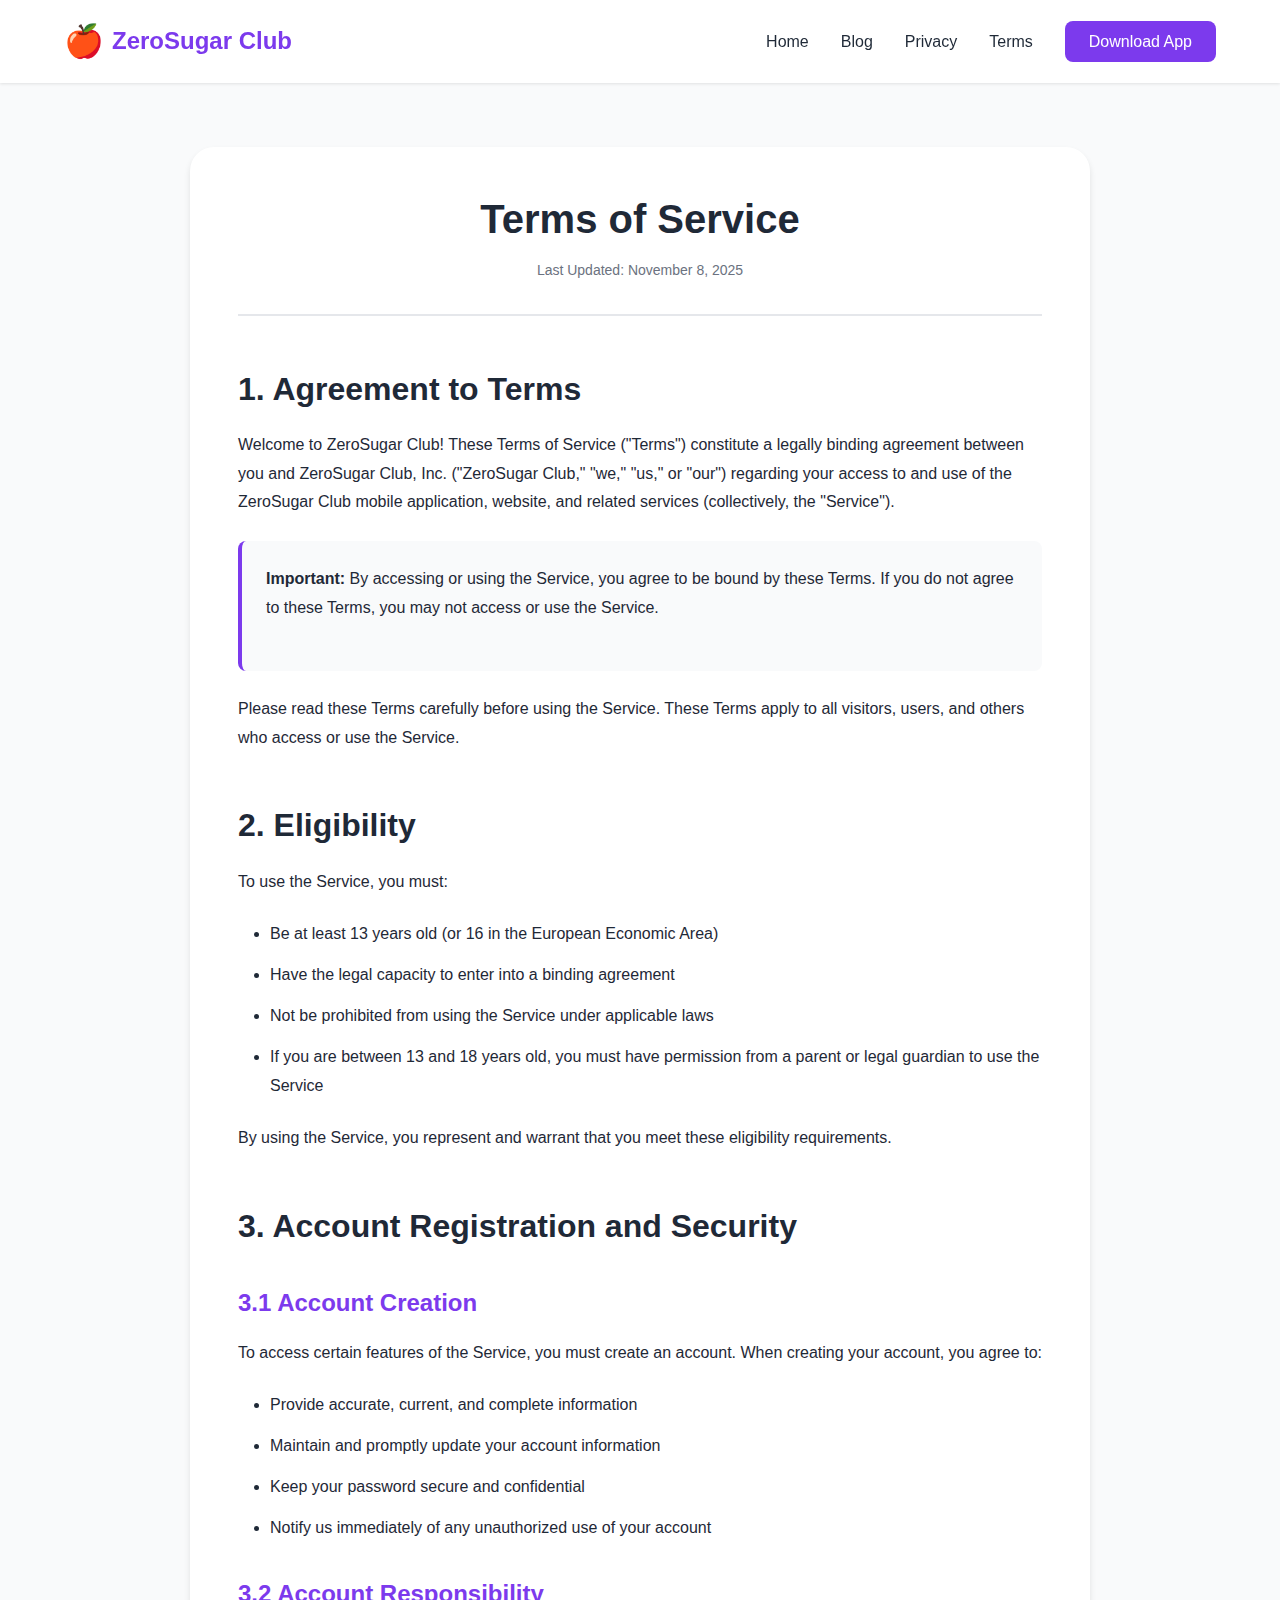
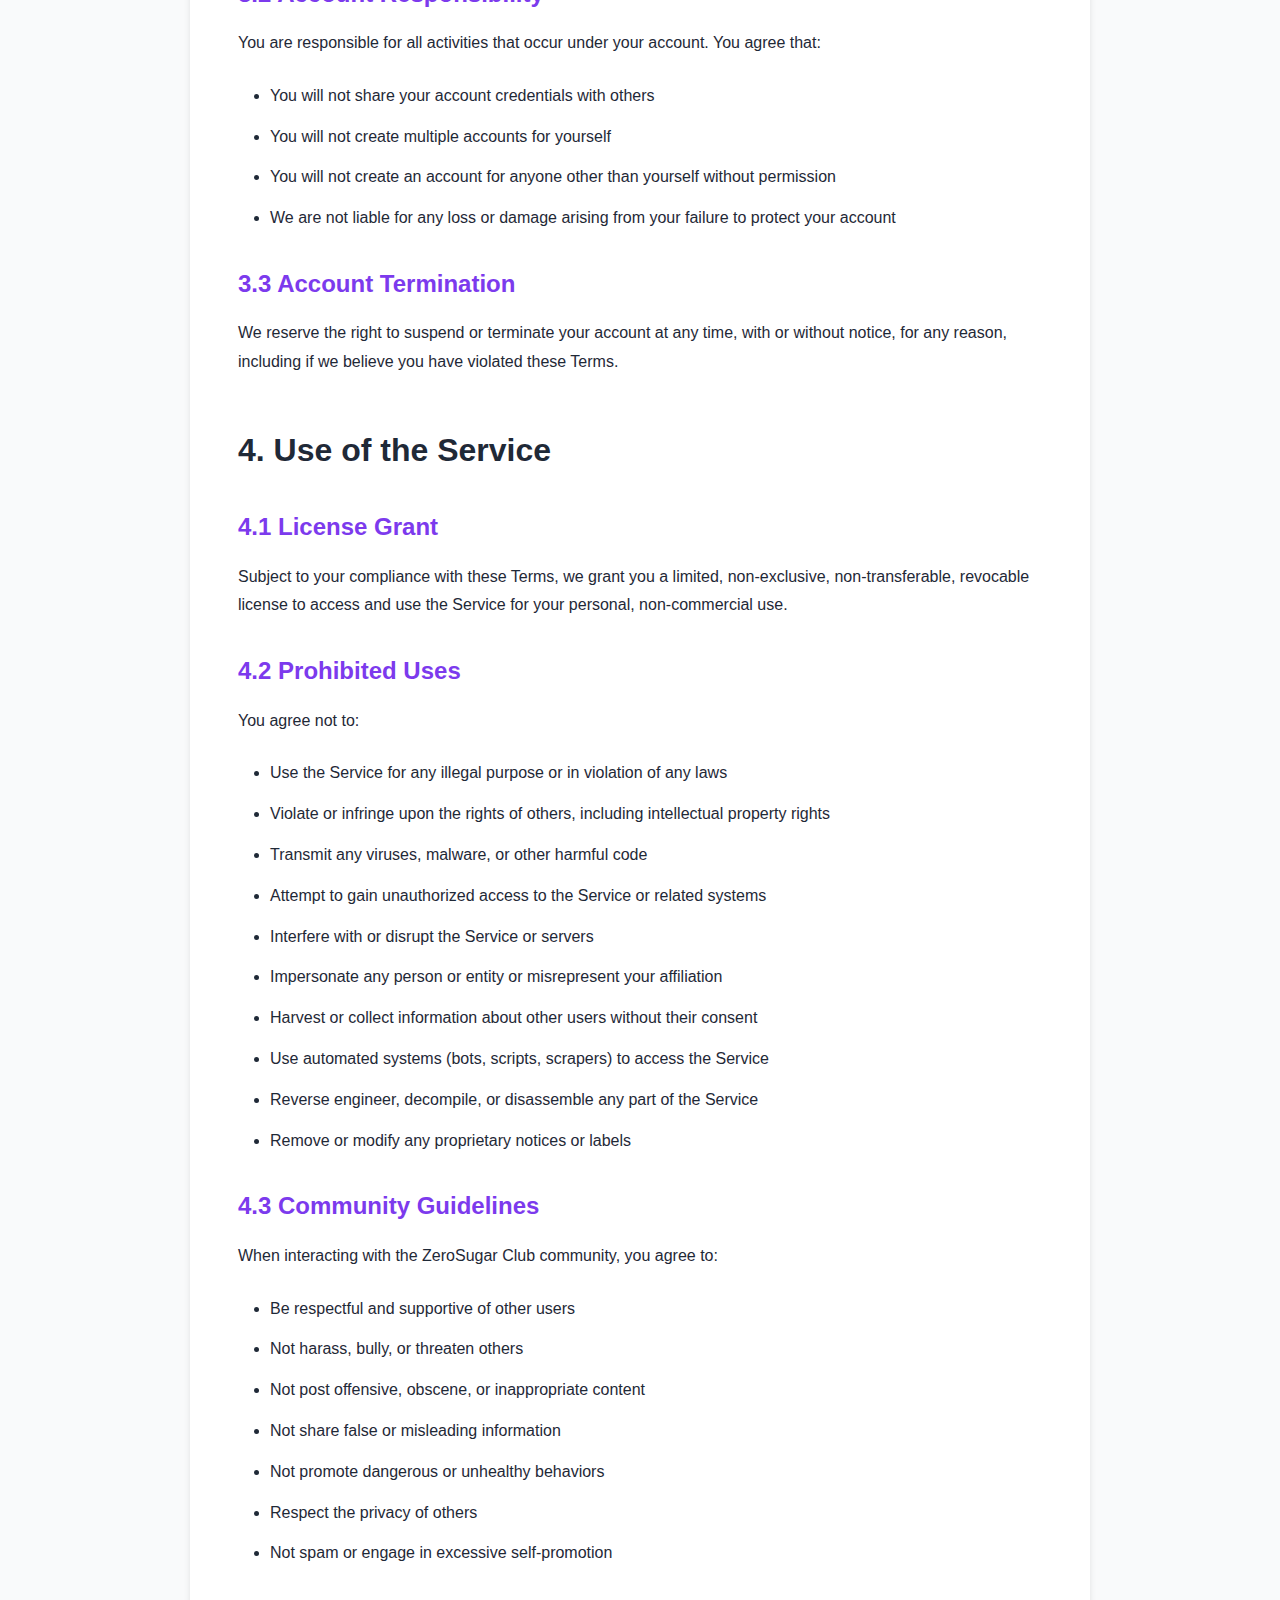
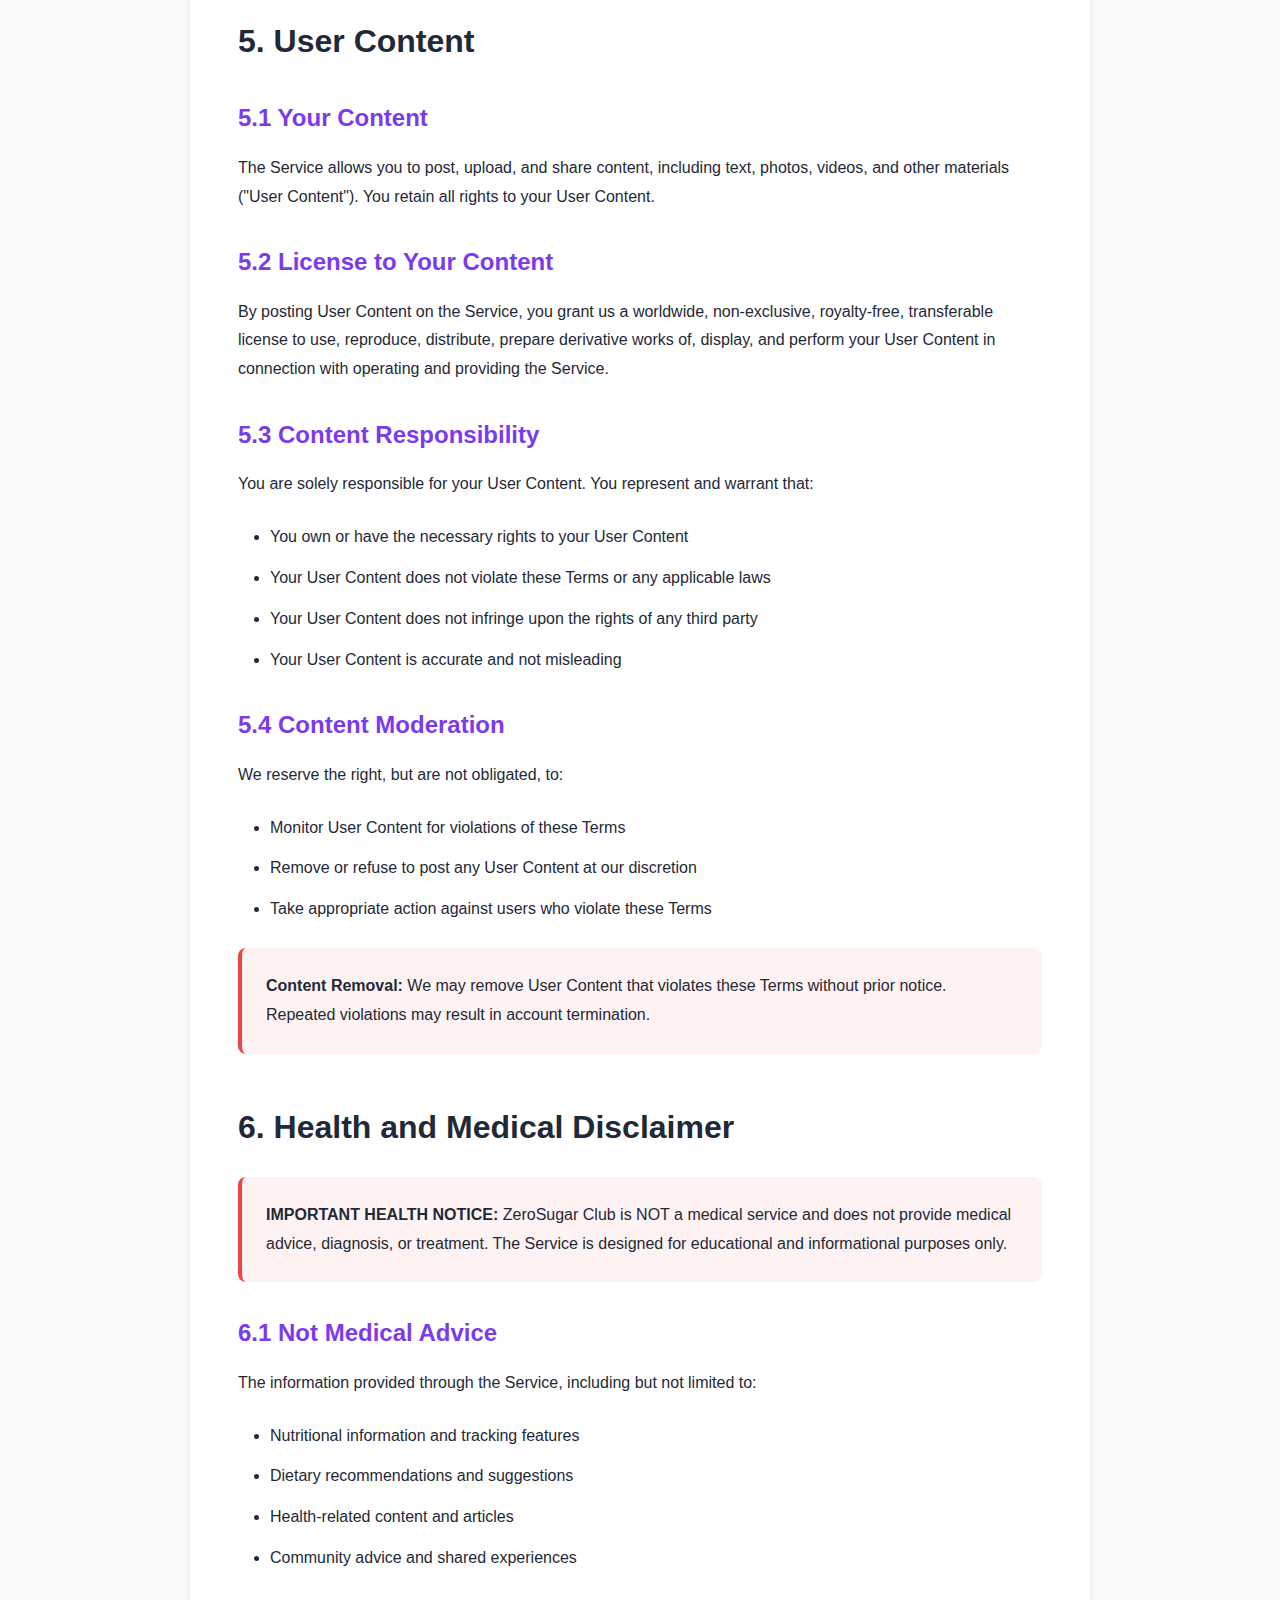
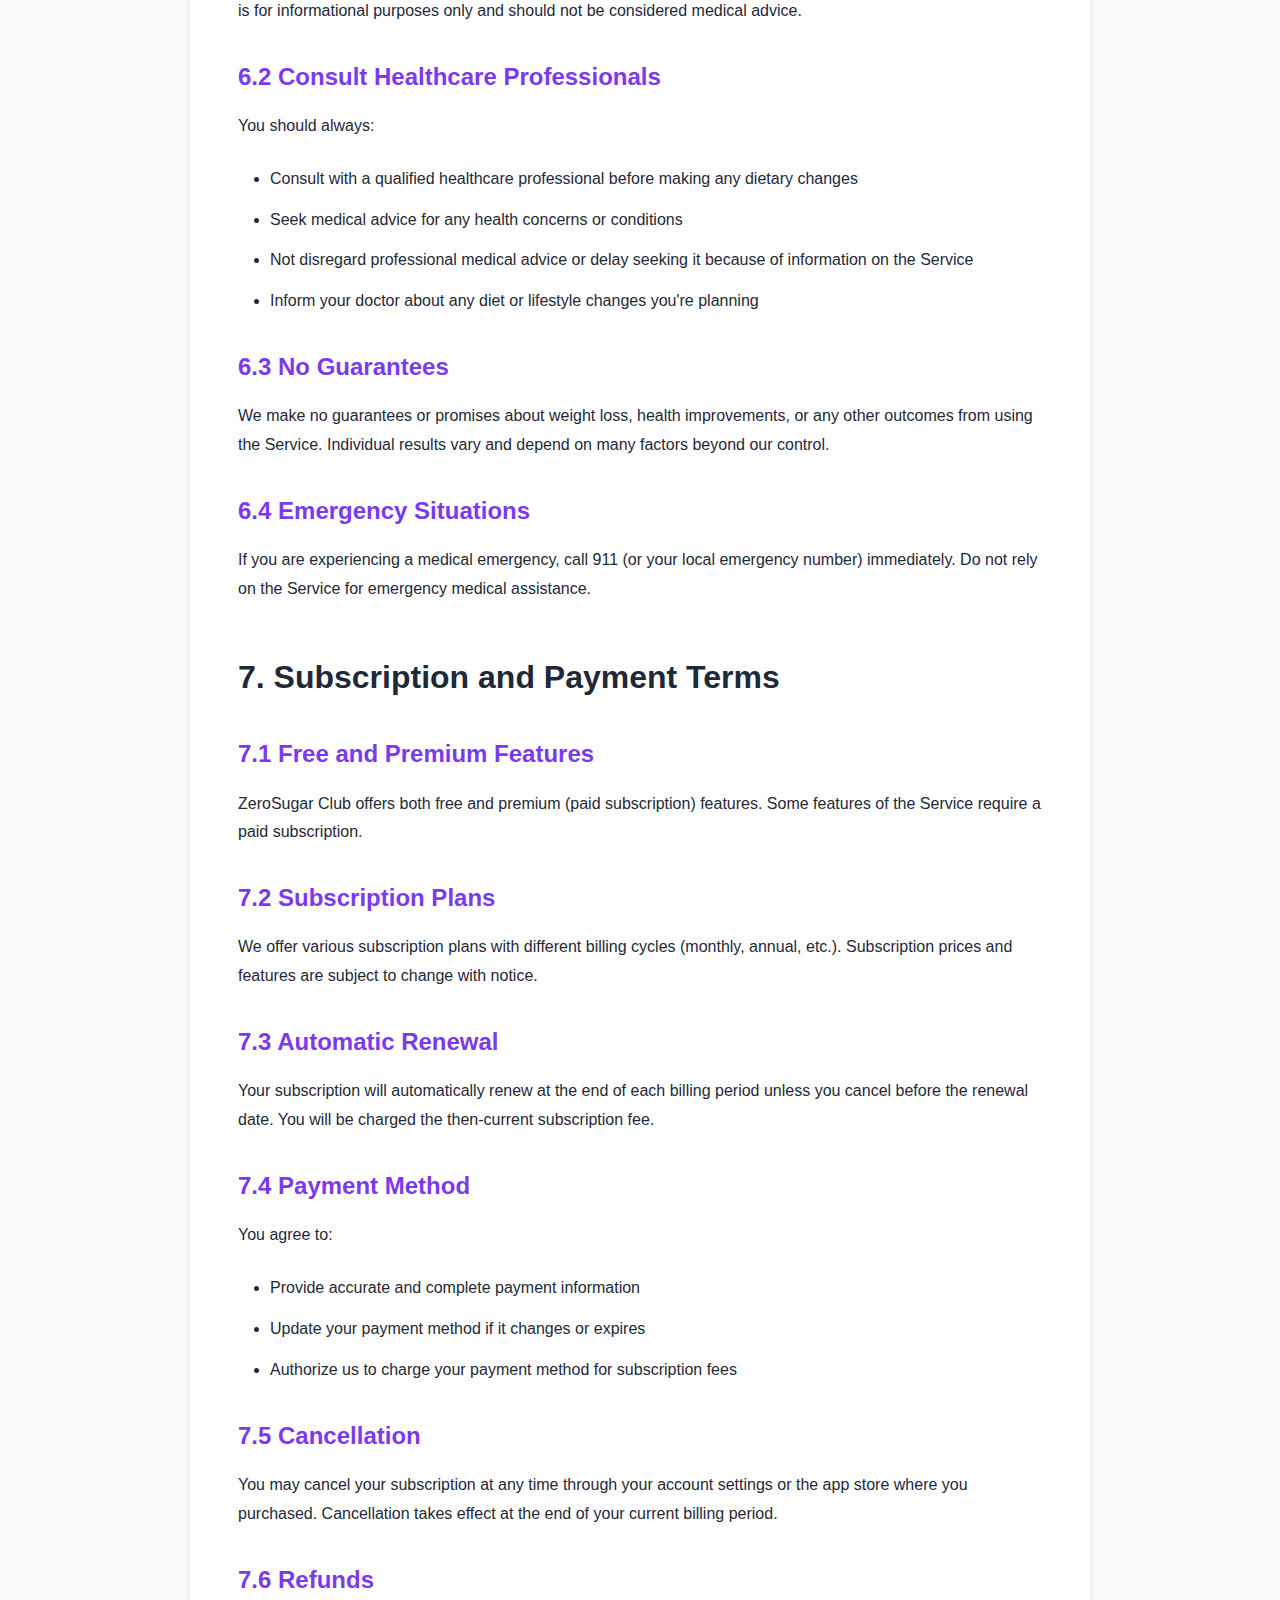
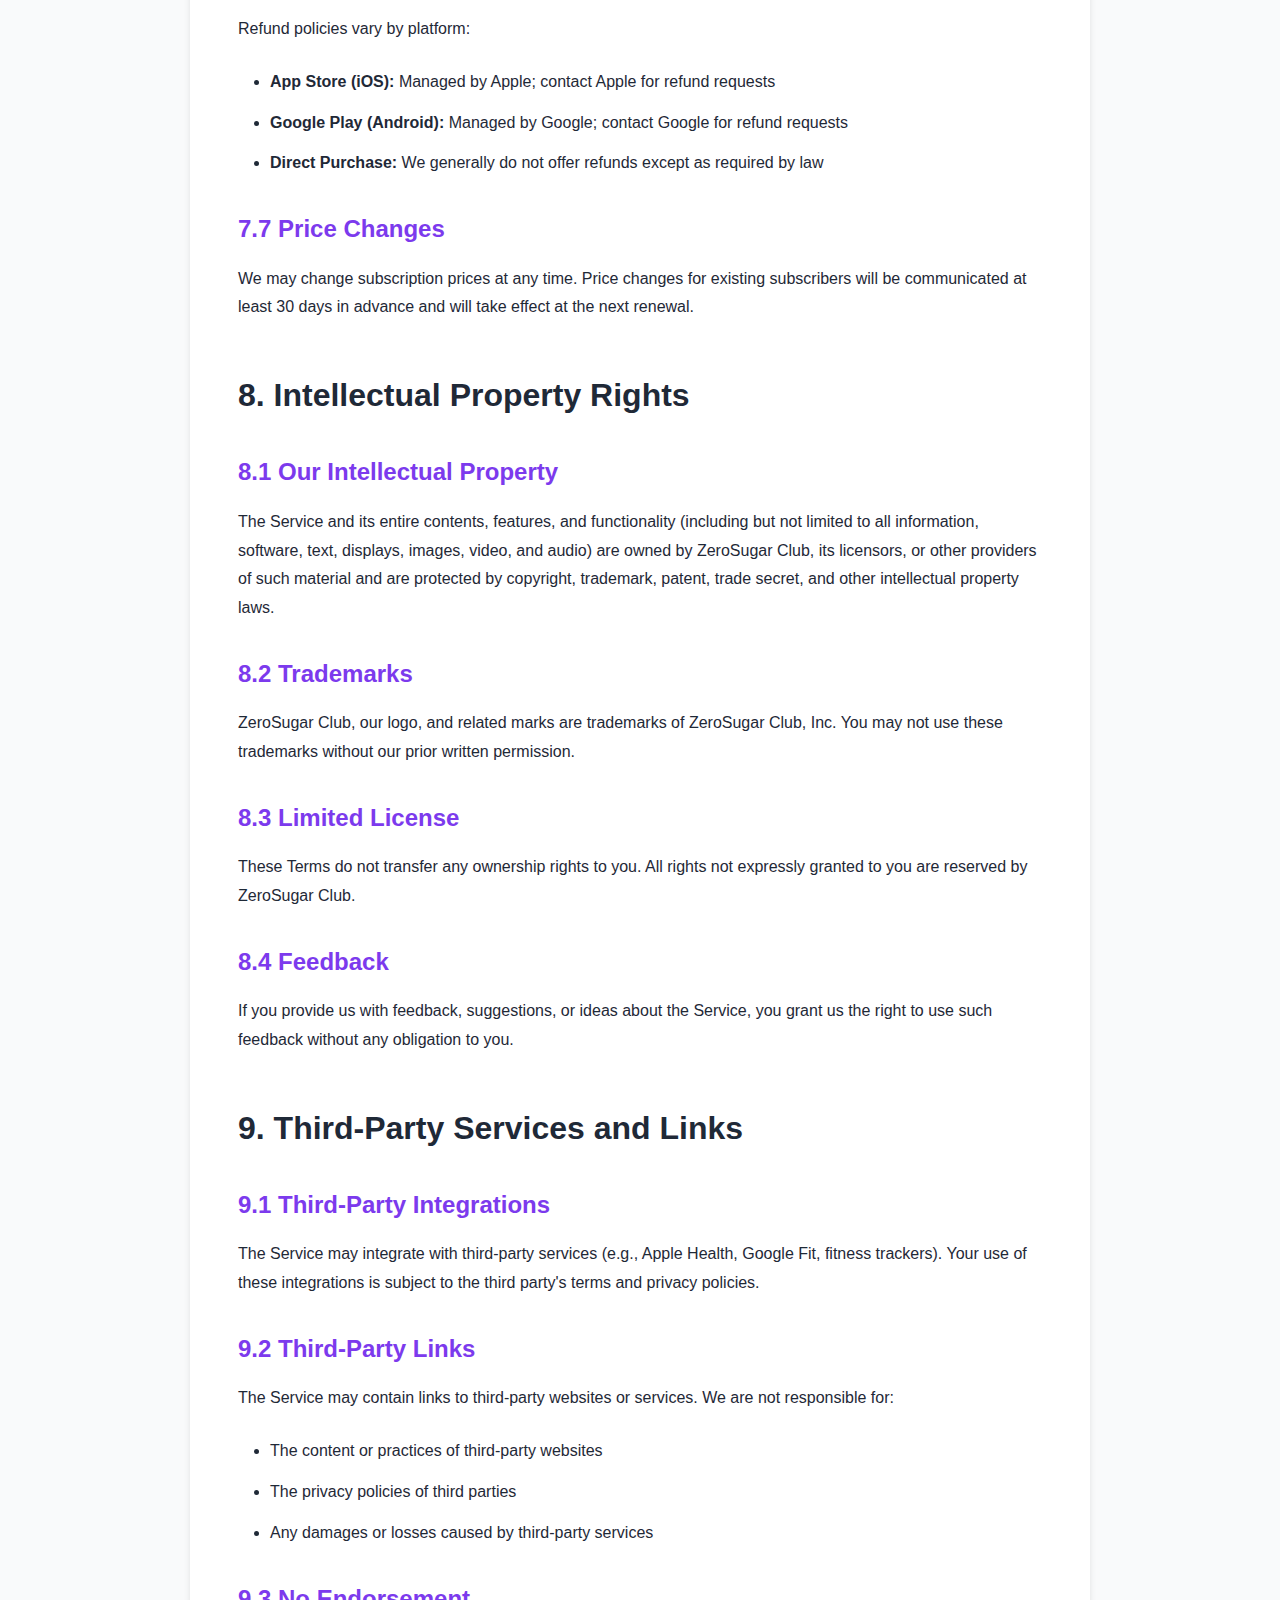
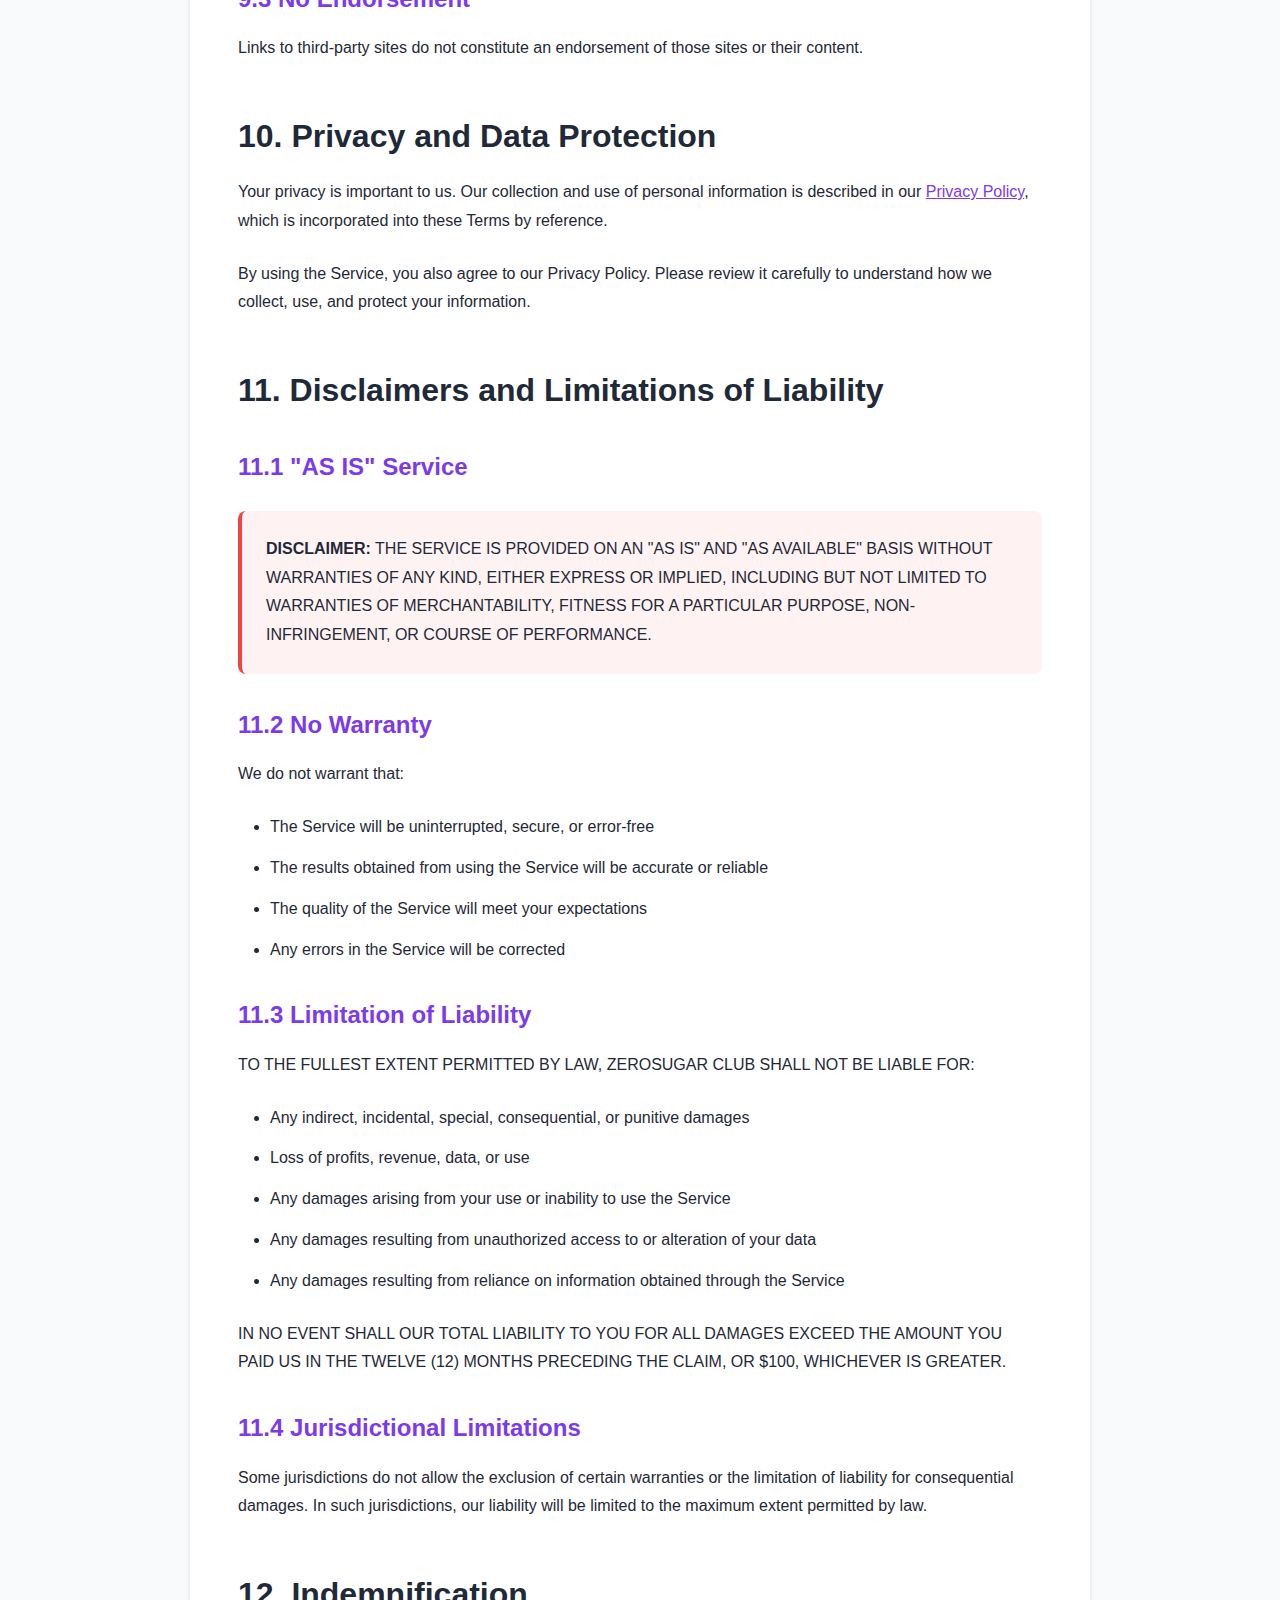
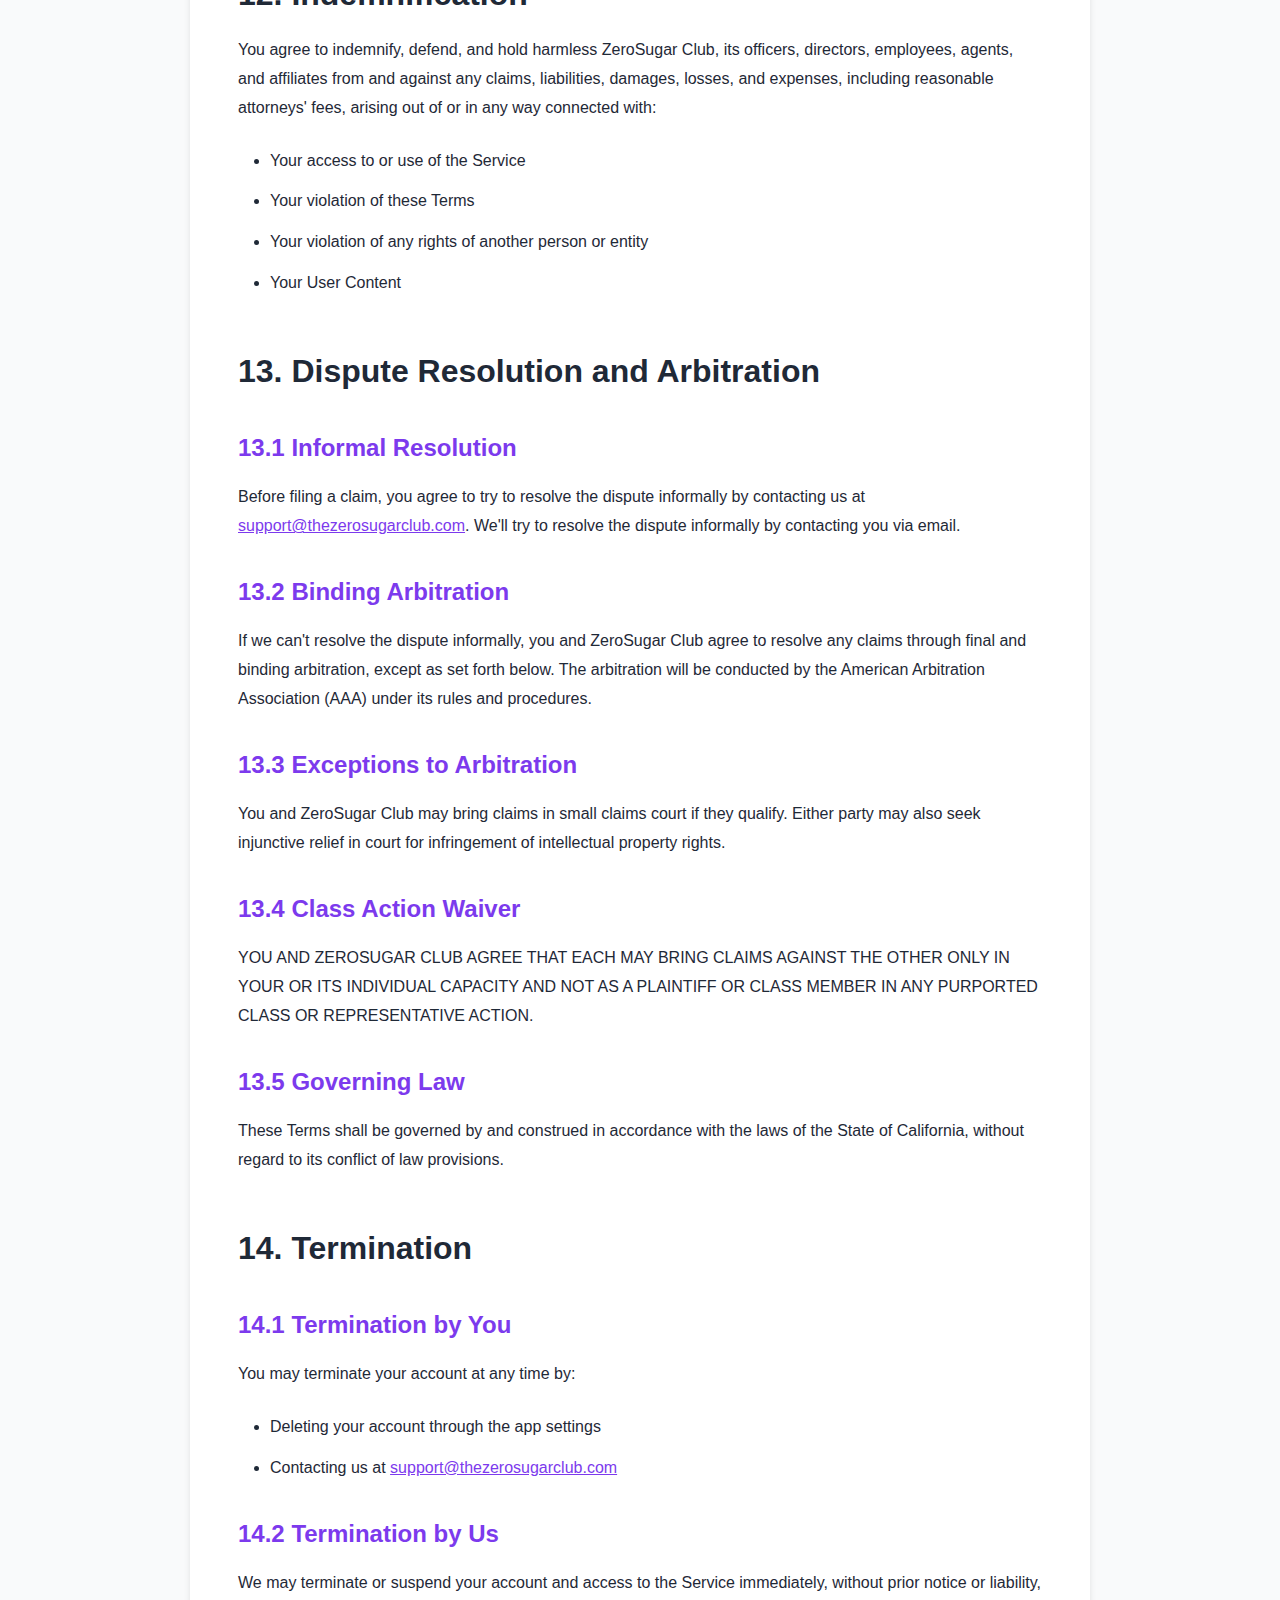
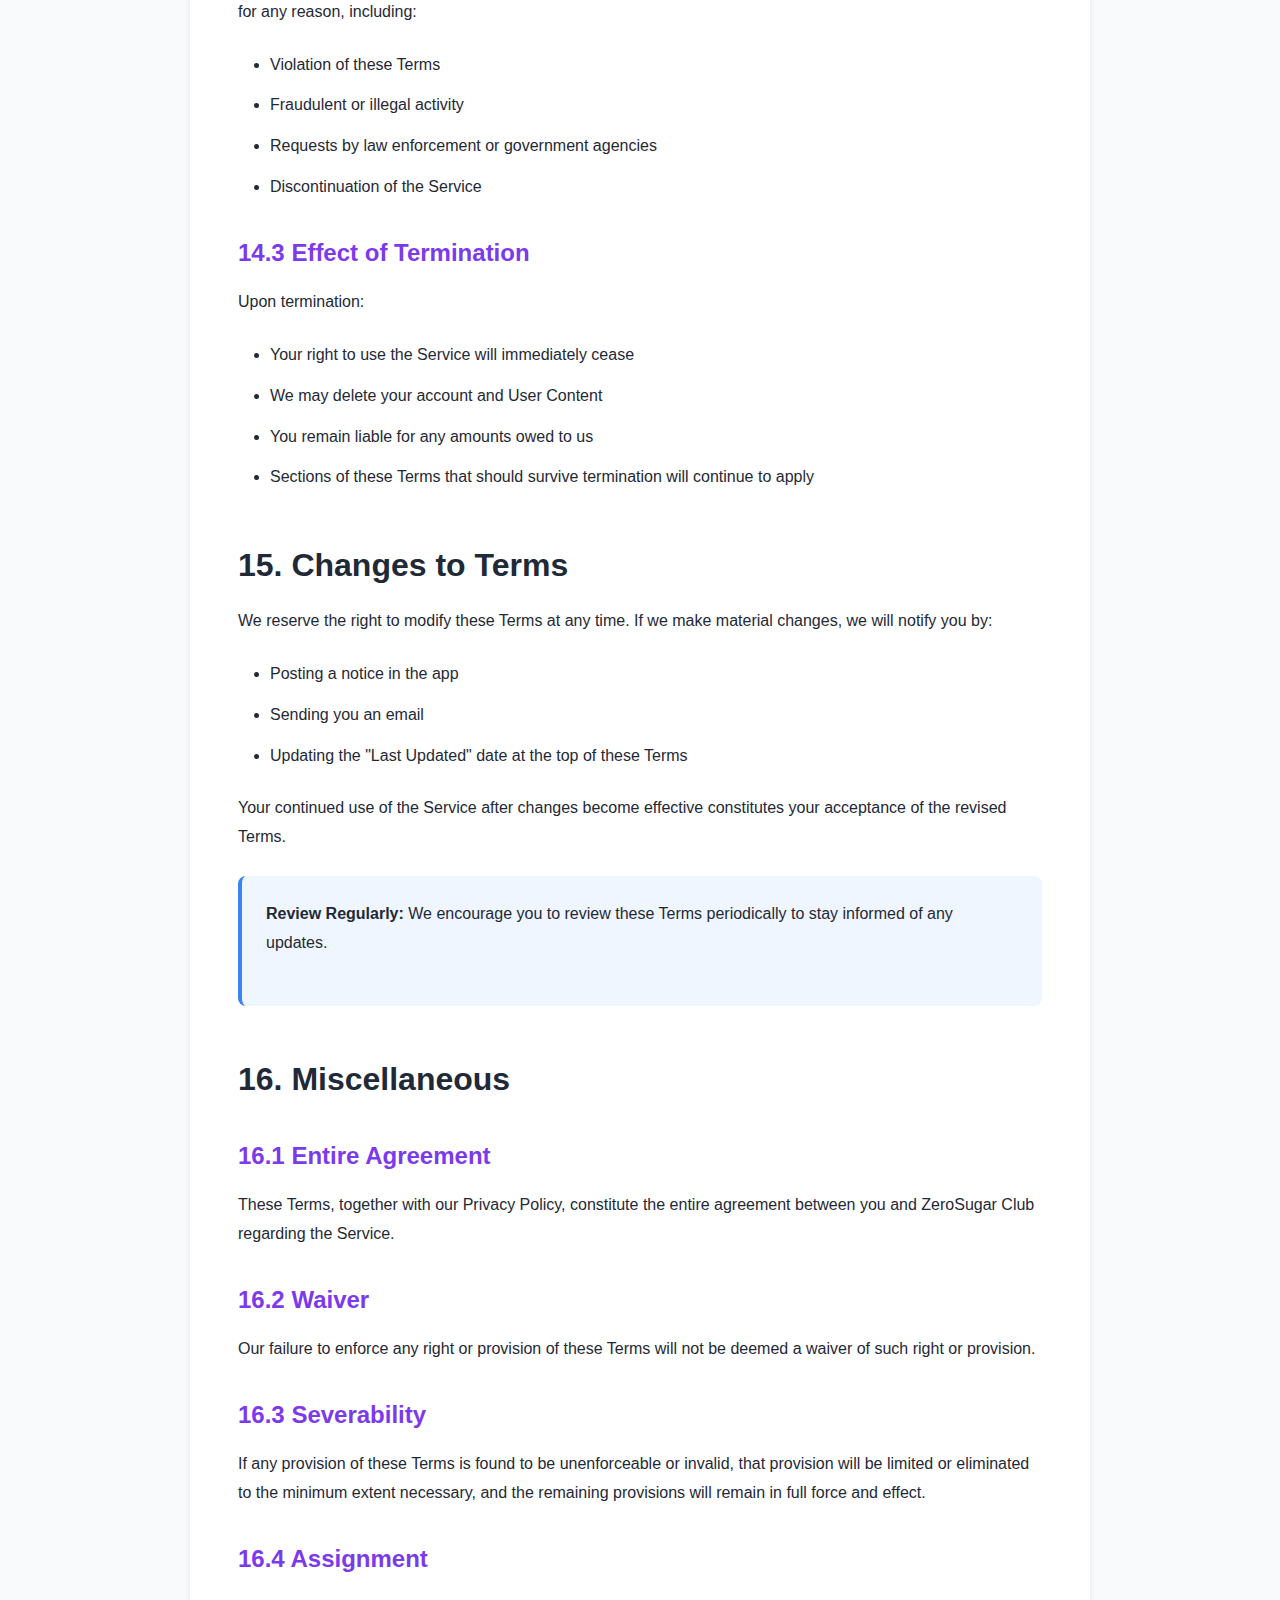
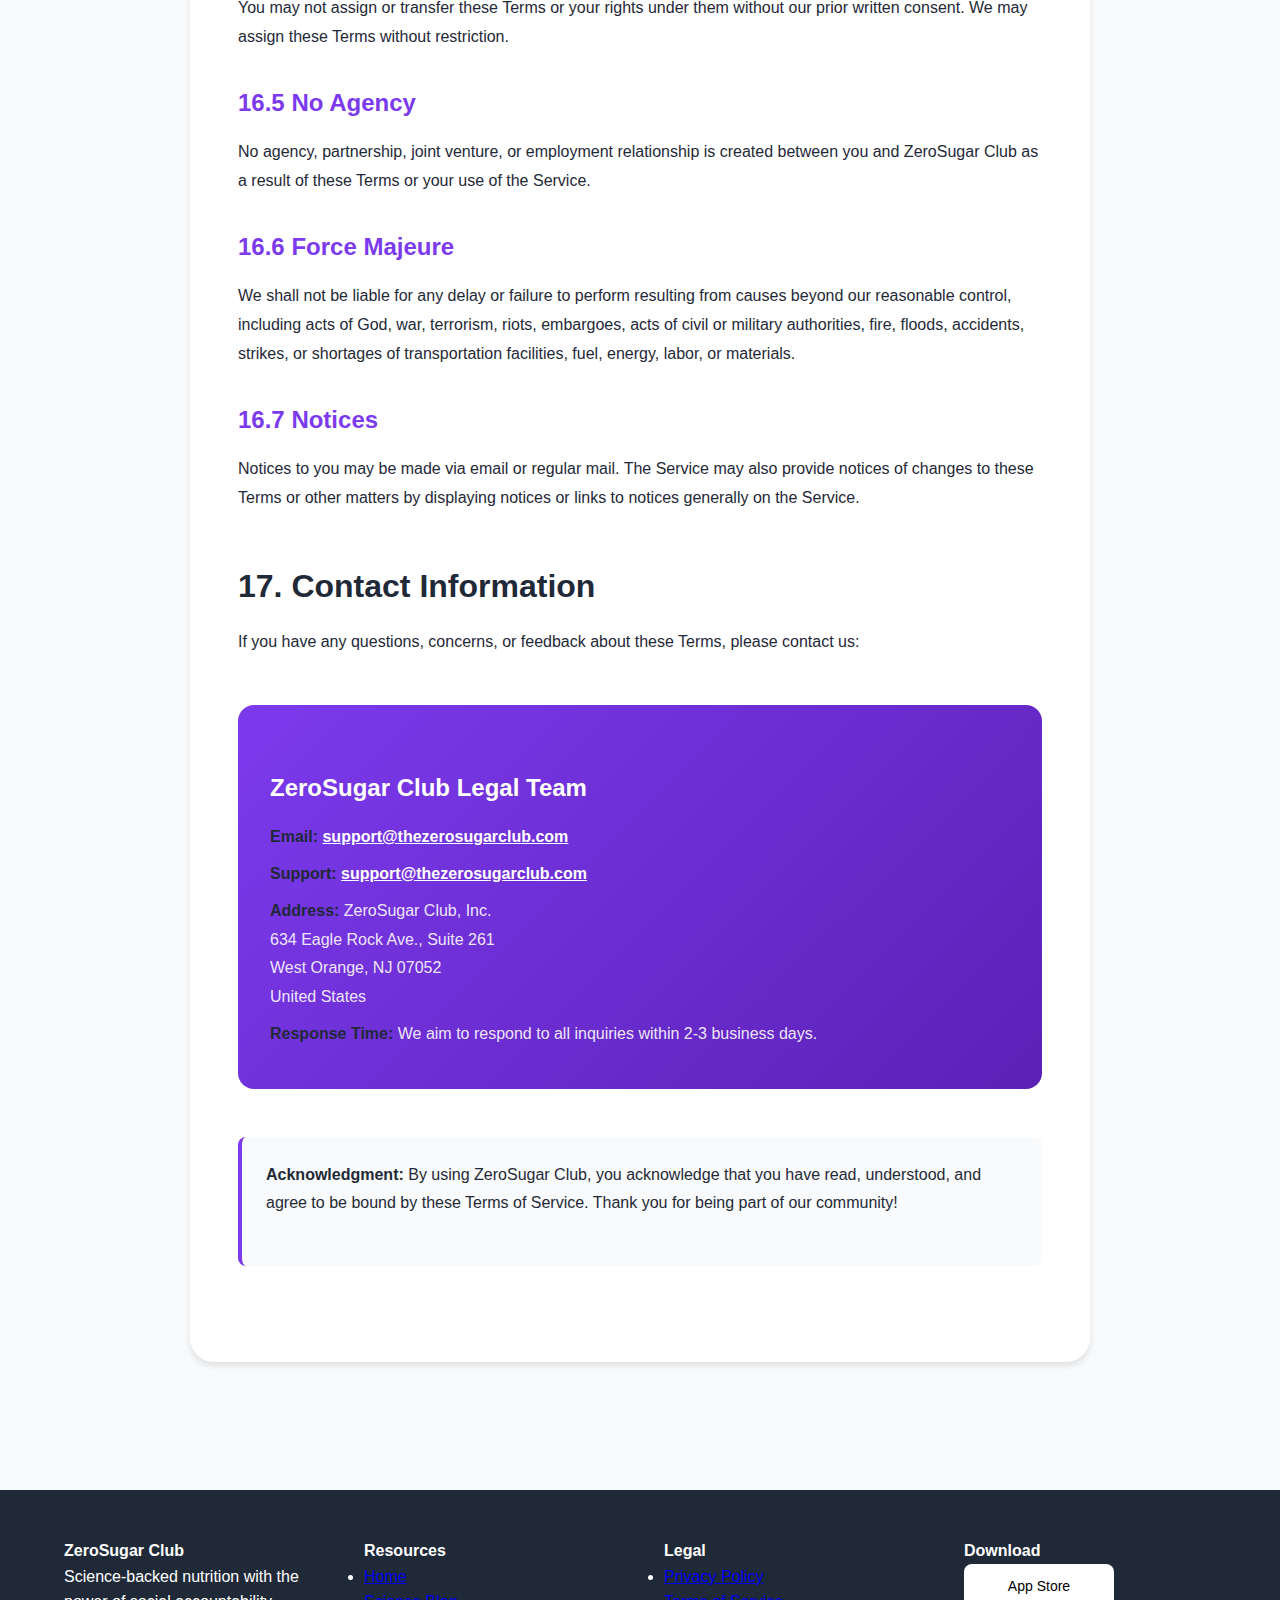
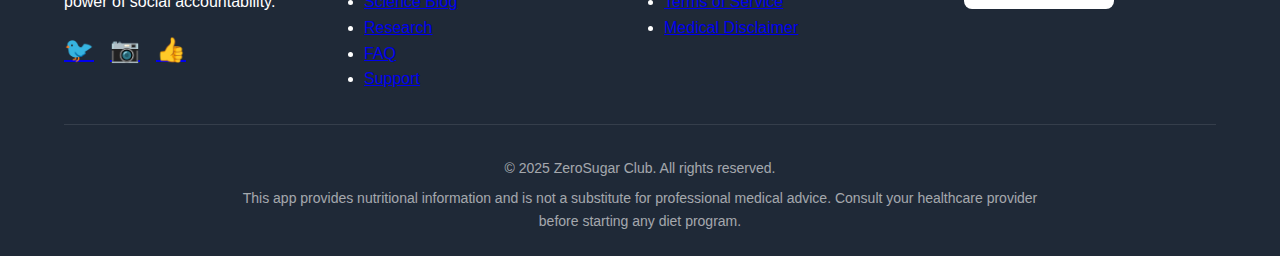
<file: terms-of-service.html>
<!DOCTYPE html>
<html lang="en">
<head>
    <meta charset="UTF-8">
    <meta name="viewport" content="width=device-width, initial-scale=1.0">
    
    <!-- Primary Meta Tags -->
    <title>Terms of Service | ZeroSugar Club</title>
    <meta name="title" content="Terms of Service | ZeroSugar Club">
    <meta name="description" content="Read the Terms of Service for ZeroSugar Club. Learn about your rights and responsibilities when using our health and wellness app.">
    <meta name="robots" content="index, follow">
    <link rel="canonical" href="https://yourusername.github.io/zerosugar-club/terms-of-service.html">
    
    <!-- Open Graph / Facebook -->
    <meta property="og:type" content="website">
    <meta property="og:url" content="https://yourusername.github.io/zerosugar-club/terms-of-service.html">
    <meta property="og:title" content="Terms of Service | ZeroSugar Club">
    <meta property="og:description" content="Read the Terms of Service for ZeroSugar Club. Learn about your rights and responsibilities when using our app.">

    <!-- Twitter -->
    <meta property="twitter:card" content="summary">
    <meta property="twitter:url" content="https://yourusername.github.io/zerosugar-club/terms-of-service.html">
    <meta property="twitter:title" content="Terms of Service | ZeroSugar Club">
    <meta property="twitter:description" content="Read the Terms of Service for ZeroSugar Club.">

    <!-- Favicon -->
    <link rel="icon" type="image/png" sizes="32x32" href="data:image/svg+xml,<svg xmlns='http://www.w3.org/2000/svg' viewBox='0 0 100 100'><text y='.9em' font-size='90'>🍎</text></svg>">
    
    <style>
        /* Critical CSS */
        :root {
            --primary-color: #7C3AED;
            --primary-dark: #5B21B6;
            --secondary-color: #F59E0B;
            --success-color: #10B981;
            --danger-color: #EF4444;
            --accent-color: #EC4899;
            --text-dark: #1F2937;
            --text-light: #6B7280;
            --bg-light: #F9FAFB;
            --bg-white: #FFFFFF;
            --border-color: #E5E7EB;
        }

        * {
            margin: 0;
            padding: 0;
            box-sizing: border-box;
        }

        html {
            scroll-behavior: smooth;
        }

        body {
            font-family: -apple-system, BlinkMacSystemFont, 'Segoe UI', Roboto, 'Helvetica Neue', Arial, sans-serif;
            line-height: 1.6;
            color: var(--text-dark);
            background-color: var(--bg-light);
        }

        .container {
            max-width: 1200px;
            margin: 0 auto;
            padding: 0 1.5rem;
        }

        /* Navigation */
        .navbar {
            position: sticky;
            top: 0;
            z-index: 1000;
            background: rgba(255, 255, 255, 0.95);
            backdrop-filter: blur(10px);
            box-shadow: 0 1px 3px rgba(0, 0, 0, 0.1);
            padding: 1rem 0;
        }

        .nav-wrapper {
            display: flex;
            justify-content: space-between;
            align-items: center;
        }

        .logo {
            display: flex;
            align-items: center;
            gap: 0.5rem;
            font-size: 1.5rem;
            font-weight: 700;
            color: var(--primary-color);
            text-decoration: none;
        }

        .logo-icon {
            font-size: 2rem;
        }

        .nav-menu {
            display: flex;
            list-style: none;
            gap: 2rem;
            align-items: center;
        }

        .nav-menu a {
            text-decoration: none;
            color: var(--text-dark);
            font-weight: 500;
            transition: color 0.3s ease;
        }

        .nav-menu a:hover {
            color: var(--primary-color);
        }

        .cta-button {
            background: var(--primary-color);
            color: white !important;
            padding: 0.75rem 1.5rem;
            border-radius: 0.5rem;
            transition: background 0.3s ease;
        }

        .cta-button:hover {
            background: var(--primary-dark);
        }

        /* Terms of Service Content */
        .terms-content {
            padding: 4rem 0;
        }

        .terms-main {
            background: white;
            padding: 3rem;
            border-radius: 1.5rem;
            box-shadow: 0 4px 6px rgba(0, 0, 0, 0.1);
            max-width: 900px;
            margin: 0 auto;
        }

        .terms-header {
            text-align: center;
            margin-bottom: 3rem;
            padding-bottom: 2rem;
            border-bottom: 2px solid var(--border-color);
        }

        .terms-header h1 {
            font-size: 2.5rem;
            line-height: 1.2;
            margin-bottom: 1rem;
            color: var(--text-dark);
        }

        .last-updated {
            color: var(--text-light);
            font-size: 0.875rem;
            font-weight: 500;
        }

        .terms-section {
            margin-bottom: 3rem;
        }

        .terms-section h2 {
            font-size: 2rem;
            margin-bottom: 1rem;
            color: var(--text-dark);
        }

        .terms-section h3 {
            font-size: 1.5rem;
            margin-top: 2rem;
            margin-bottom: 1rem;
            color: var(--primary-color);
        }

        .terms-section p {
            margin-bottom: 1.5rem;
            line-height: 1.8;
            color: var(--text-dark);
        }

        .terms-section ul,
        .terms-section ol {
            margin-bottom: 1.5rem;
            padding-left: 2rem;
        }

        .terms-section li {
            margin-bottom: 0.75rem;
            line-height: 1.8;
        }

        .terms-section ul li {
            list-style: disc;
        }

        .terms-section ol li {
            list-style: decimal;
        }

        .terms-section strong {
            font-weight: 700;
            color: var(--text-dark);
        }

        .terms-section a {
            color: var(--primary-color);
            text-decoration: underline;
        }

        .terms-section a:hover {
            color: var(--primary-dark);
        }

        .highlight-box {
            background: var(--bg-light);
            padding: 1.5rem;
            border-radius: 0.5rem;
            border-left: 4px solid var(--primary-color);
            margin: 1.5rem 0;
        }

        .warning-box {
            background: #FEF2F2;
            padding: 1.5rem;
            border-radius: 0.5rem;
            border-left: 4px solid var(--danger-color);
            margin: 1.5rem 0;
        }

        .warning-box p {
            margin-bottom: 0;
        }

        .info-box {
            background: #EFF6FF;
            padding: 1.5rem;
            border-radius: 0.5rem;
            border-left: 4px solid #3B82F6;
            margin: 1.5rem 0;
        }

        .contact-info {
            background: linear-gradient(135deg, var(--primary-color), var(--primary-dark));
            color: white;
            padding: 2rem;
            border-radius: 1rem;
            margin-top: 3rem;
        }

        .contact-info h3 {
            color: white;
            margin-bottom: 1rem;
        }

        .contact-info p {
            color: rgba(255, 255, 255, 0.9);
            margin-bottom: 0.5rem;
        }

        .contact-info a {
            color: white;
            font-weight: 600;
        }

        /* Footer */
        .footer {
            background: var(--text-dark);
            color: white;
            padding: 3rem 0 1.5rem;
            margin-top: 4rem;
        }

        .footer-grid {
            display: grid;
            grid-template-columns: repeat(auto-fit, minmax(250px, 1fr));
            gap: 3rem;
            margin-bottom: 2rem;
        }

        .footer-section h4 {
            margin-bottom: 1rem;
            color: white;
        }

        .footer-section ul {
            list-style: none;
        }

        .footer-section ul li {
            margin-bottom: 0.5rem;
        }

        .footer-section a {
            color: rgba(255, 255, 255, 0.8);
            text-decoration: none;
            transition: color 0.3s ease;
        }

        .footer-section a:hover {
            color: white;
        }

        .footer-bottom {
            text-align: center;
            padding-top: 2rem;
            border-top: 1px solid rgba(255, 255, 255, 0.1);
            color: rgba(255, 255, 255, 0.6);
            font-size: 0.875rem;
        }

        /* Responsive Design */
        @media (max-width: 768px) {
            .nav-menu {
                display: none;
            }

            .terms-header h1 {
                font-size: 2rem;
            }

            .terms-section h2 {
                font-size: 1.75rem;
            }

            .terms-section h3 {
                font-size: 1.25rem;
            }

            .terms-main {
                padding: 2rem 1.5rem;
            }

            .footer-grid {
                grid-template-columns: 1fr;
                gap: 2rem;
            }
        }

        @media (max-width: 480px) {
            .container {
                padding: 0 1rem;
            }

            .terms-header h1 {
                font-size: 1.75rem;
            }

            .terms-section h2 {
                font-size: 1.5rem;
            }

            .terms-main {
                padding: 1.5rem 1rem;
            }
        }

        /* Accessibility */
        a:focus,
        button:focus {
            outline: 2px solid var(--primary-color);
            outline-offset: 2px;
        }
    </style>
</head>
<body>
    <!-- Navigation -->
    <nav class="navbar">
        <div class="container">
            <div class="nav-wrapper">
                <a href="index.html" class="logo">
                    <span class="logo-icon">🍎</span>
                    <span>ZeroSugar Club</span>
                </a>
                <ul class="nav-menu">
                    <li><a href="index.html">Home</a></li>
                    <li><a href="blog.html">Blog</a></li>
                    <li><a href="privacy-policy.html">Privacy</a></li>
                    <li><a href="terms-of-service.html">Terms</a></li>
                    <li><a href="#download" class="cta-button">Download App</a></li>
                </ul>
            </div>
        </div>
    </nav>

    <!-- Terms of Service Content -->
    <main class="terms-content">
        <div class="container">
            <article class="terms-main">
                <div class="terms-header">
                    <h1>Terms of Service</h1>
                    <p class="last-updated">Last Updated: November 8, 2025</p>
                </div>

                <section class="terms-section">
                    <h2>1. Agreement to Terms</h2>
                    <p>Welcome to ZeroSugar Club! These Terms of Service ("Terms") constitute a legally binding agreement between you and ZeroSugar Club, Inc. ("ZeroSugar Club," "we," "us," or "our") regarding your access to and use of the ZeroSugar Club mobile application, website, and related services (collectively, the "Service").</p>
                    
                    <div class="highlight-box">
                        <p><strong>Important:</strong> By accessing or using the Service, you agree to be bound by these Terms. If you do not agree to these Terms, you may not access or use the Service.</p>
                    </div>

                    <p>Please read these Terms carefully before using the Service. These Terms apply to all visitors, users, and others who access or use the Service.</p>
                </section>

                <section class="terms-section">
                    <h2>2. Eligibility</h2>
                    <p>To use the Service, you must:</p>
                    <ul>
                        <li>Be at least 13 years old (or 16 in the European Economic Area)</li>
                        <li>Have the legal capacity to enter into a binding agreement</li>
                        <li>Not be prohibited from using the Service under applicable laws</li>
                        <li>If you are between 13 and 18 years old, you must have permission from a parent or legal guardian to use the Service</li>
                    </ul>

                    <p>By using the Service, you represent and warrant that you meet these eligibility requirements.</p>
                </section>

                <section class="terms-section">
                    <h2>3. Account Registration and Security</h2>
                    
                    <h3>3.1 Account Creation</h3>
                    <p>To access certain features of the Service, you must create an account. When creating your account, you agree to:</p>
                    <ul>
                        <li>Provide accurate, current, and complete information</li>
                        <li>Maintain and promptly update your account information</li>
                        <li>Keep your password secure and confidential</li>
                        <li>Notify us immediately of any unauthorized use of your account</li>
                    </ul>

                    <h3>3.2 Account Responsibility</h3>
                    <p>You are responsible for all activities that occur under your account. You agree that:</p>
                    <ul>
                        <li>You will not share your account credentials with others</li>
                        <li>You will not create multiple accounts for yourself</li>
                        <li>You will not create an account for anyone other than yourself without permission</li>
                        <li>We are not liable for any loss or damage arising from your failure to protect your account</li>
                    </ul>

                    <h3>3.3 Account Termination</h3>
                    <p>We reserve the right to suspend or terminate your account at any time, with or without notice, for any reason, including if we believe you have violated these Terms.</p>
                </section>

                <section class="terms-section">
                    <h2>4. Use of the Service</h2>
                    
                    <h3>4.1 License Grant</h3>
                    <p>Subject to your compliance with these Terms, we grant you a limited, non-exclusive, non-transferable, revocable license to access and use the Service for your personal, non-commercial use.</p>

                    <h3>4.2 Prohibited Uses</h3>
                    <p>You agree not to:</p>
                    <ul>
                        <li>Use the Service for any illegal purpose or in violation of any laws</li>
                        <li>Violate or infringe upon the rights of others, including intellectual property rights</li>
                        <li>Transmit any viruses, malware, or other harmful code</li>
                        <li>Attempt to gain unauthorized access to the Service or related systems</li>
                        <li>Interfere with or disrupt the Service or servers</li>
                        <li>Impersonate any person or entity or misrepresent your affiliation</li>
                        <li>Harvest or collect information about other users without their consent</li>
                        <li>Use automated systems (bots, scripts, scrapers) to access the Service</li>
                        <li>Reverse engineer, decompile, or disassemble any part of the Service</li>
                        <li>Remove or modify any proprietary notices or labels</li>
                    </ul>

                    <h3>4.3 Community Guidelines</h3>
                    <p>When interacting with the ZeroSugar Club community, you agree to:</p>
                    <ul>
                        <li>Be respectful and supportive of other users</li>
                        <li>Not harass, bully, or threaten others</li>
                        <li>Not post offensive, obscene, or inappropriate content</li>
                        <li>Not share false or misleading information</li>
                        <li>Not promote dangerous or unhealthy behaviors</li>
                        <li>Respect the privacy of others</li>
                        <li>Not spam or engage in excessive self-promotion</li>
                    </ul>
                </section>

                <section class="terms-section">
                    <h2>5. User Content</h2>
                    
                    <h3>5.1 Your Content</h3>
                    <p>The Service allows you to post, upload, and share content, including text, photos, videos, and other materials ("User Content"). You retain all rights to your User Content.</p>

                    <h3>5.2 License to Your Content</h3>
                    <p>By posting User Content on the Service, you grant us a worldwide, non-exclusive, royalty-free, transferable license to use, reproduce, distribute, prepare derivative works of, display, and perform your User Content in connection with operating and providing the Service.</p>

                    <h3>5.3 Content Responsibility</h3>
                    <p>You are solely responsible for your User Content. You represent and warrant that:</p>
                    <ul>
                        <li>You own or have the necessary rights to your User Content</li>
                        <li>Your User Content does not violate these Terms or any applicable laws</li>
                        <li>Your User Content does not infringe upon the rights of any third party</li>
                        <li>Your User Content is accurate and not misleading</li>
                    </ul>

                    <h3>5.4 Content Moderation</h3>
                    <p>We reserve the right, but are not obligated, to:</p>
                    <ul>
                        <li>Monitor User Content for violations of these Terms</li>
                        <li>Remove or refuse to post any User Content at our discretion</li>
                        <li>Take appropriate action against users who violate these Terms</li>
                    </ul>

                    <div class="warning-box">
                        <p><strong>Content Removal:</strong> We may remove User Content that violates these Terms without prior notice. Repeated violations may result in account termination.</p>
                    </div>
                </section>

                <section class="terms-section">
                    <h2>6. Health and Medical Disclaimer</h2>
                    
                    <div class="warning-box">
                        <p><strong>IMPORTANT HEALTH NOTICE:</strong> ZeroSugar Club is NOT a medical service and does not provide medical advice, diagnosis, or treatment. The Service is designed for educational and informational purposes only.</p>
                    </div>

                    <h3>6.1 Not Medical Advice</h3>
                    <p>The information provided through the Service, including but not limited to:</p>
                    <ul>
                        <li>Nutritional information and tracking features</li>
                        <li>Dietary recommendations and suggestions</li>
                        <li>Health-related content and articles</li>
                        <li>Community advice and shared experiences</li>
                    </ul>
                    <p>is for informational purposes only and should not be considered medical advice.</p>

                    <h3>6.2 Consult Healthcare Professionals</h3>
                    <p>You should always:</p>
                    <ul>
                        <li>Consult with a qualified healthcare professional before making any dietary changes</li>
                        <li>Seek medical advice for any health concerns or conditions</li>
                        <li>Not disregard professional medical advice or delay seeking it because of information on the Service</li>
                        <li>Inform your doctor about any diet or lifestyle changes you're planning</li>
                    </ul>

                    <h3>6.3 No Guarantees</h3>
                    <p>We make no guarantees or promises about weight loss, health improvements, or any other outcomes from using the Service. Individual results vary and depend on many factors beyond our control.</p>

                    <h3>6.4 Emergency Situations</h3>
                    <p>If you are experiencing a medical emergency, call 911 (or your local emergency number) immediately. Do not rely on the Service for emergency medical assistance.</p>
                </section>

                <section class="terms-section">
                    <h2>7. Subscription and Payment Terms</h2>
                    
                    <h3>7.1 Free and Premium Features</h3>
                    <p>ZeroSugar Club offers both free and premium (paid subscription) features. Some features of the Service require a paid subscription.</p>

                    <h3>7.2 Subscription Plans</h3>
                    <p>We offer various subscription plans with different billing cycles (monthly, annual, etc.). Subscription prices and features are subject to change with notice.</p>

                    <h3>7.3 Automatic Renewal</h3>
                    <p>Your subscription will automatically renew at the end of each billing period unless you cancel before the renewal date. You will be charged the then-current subscription fee.</p>

                    <h3>7.4 Payment Method</h3>
                    <p>You agree to:</p>
                    <ul>
                        <li>Provide accurate and complete payment information</li>
                        <li>Update your payment method if it changes or expires</li>
                        <li>Authorize us to charge your payment method for subscription fees</li>
                    </ul>

                    <h3>7.5 Cancellation</h3>
                    <p>You may cancel your subscription at any time through your account settings or the app store where you purchased. Cancellation takes effect at the end of your current billing period.</p>

                    <h3>7.6 Refunds</h3>
                    <p>Refund policies vary by platform:</p>
                    <ul>
                        <li><strong>App Store (iOS):</strong> Managed by Apple; contact Apple for refund requests</li>
                        <li><strong>Google Play (Android):</strong> Managed by Google; contact Google for refund requests</li>
                        <li><strong>Direct Purchase:</strong> We generally do not offer refunds except as required by law</li>
                    </ul>

                    <h3>7.7 Price Changes</h3>
                    <p>We may change subscription prices at any time. Price changes for existing subscribers will be communicated at least 30 days in advance and will take effect at the next renewal.</p>
                </section>

                <section class="terms-section">
                    <h2>8. Intellectual Property Rights</h2>
                    
                    <h3>8.1 Our Intellectual Property</h3>
                    <p>The Service and its entire contents, features, and functionality (including but not limited to all information, software, text, displays, images, video, and audio) are owned by ZeroSugar Club, its licensors, or other providers of such material and are protected by copyright, trademark, patent, trade secret, and other intellectual property laws.</p>

                    <h3>8.2 Trademarks</h3>
                    <p>ZeroSugar Club, our logo, and related marks are trademarks of ZeroSugar Club, Inc. You may not use these trademarks without our prior written permission.</p>

                    <h3>8.3 Limited License</h3>
                    <p>These Terms do not transfer any ownership rights to you. All rights not expressly granted to you are reserved by ZeroSugar Club.</p>

                    <h3>8.4 Feedback</h3>
                    <p>If you provide us with feedback, suggestions, or ideas about the Service, you grant us the right to use such feedback without any obligation to you.</p>
                </section>

                <section class="terms-section">
                    <h2>9. Third-Party Services and Links</h2>
                    
                    <h3>9.1 Third-Party Integrations</h3>
                    <p>The Service may integrate with third-party services (e.g., Apple Health, Google Fit, fitness trackers). Your use of these integrations is subject to the third party's terms and privacy policies.</p>

                    <h3>9.2 Third-Party Links</h3>
                    <p>The Service may contain links to third-party websites or services. We are not responsible for:</p>
                    <ul>
                        <li>The content or practices of third-party websites</li>
                        <li>The privacy policies of third parties</li>
                        <li>Any damages or losses caused by third-party services</li>
                    </ul>

                    <h3>9.3 No Endorsement</h3>
                    <p>Links to third-party sites do not constitute an endorsement of those sites or their content.</p>
                </section>

                <section class="terms-section">
                    <h2>10. Privacy and Data Protection</h2>
                    <p>Your privacy is important to us. Our collection and use of personal information is described in our <a href="privacy-policy.html">Privacy Policy</a>, which is incorporated into these Terms by reference.</p>

                    <p>By using the Service, you also agree to our Privacy Policy. Please review it carefully to understand how we collect, use, and protect your information.</p>
                </section>

                <section class="terms-section">
                    <h2>11. Disclaimers and Limitations of Liability</h2>
                    
                    <h3>11.1 "AS IS" Service</h3>
                    <div class="warning-box">
                        <p><strong>DISCLAIMER:</strong> THE SERVICE IS PROVIDED ON AN "AS IS" AND "AS AVAILABLE" BASIS WITHOUT WARRANTIES OF ANY KIND, EITHER EXPRESS OR IMPLIED, INCLUDING BUT NOT LIMITED TO WARRANTIES OF MERCHANTABILITY, FITNESS FOR A PARTICULAR PURPOSE, NON-INFRINGEMENT, OR COURSE OF PERFORMANCE.</p>
                    </div>

                    <h3>11.2 No Warranty</h3>
                    <p>We do not warrant that:</p>
                    <ul>
                        <li>The Service will be uninterrupted, secure, or error-free</li>
                        <li>The results obtained from using the Service will be accurate or reliable</li>
                        <li>The quality of the Service will meet your expectations</li>
                        <li>Any errors in the Service will be corrected</li>
                    </ul>

                    <h3>11.3 Limitation of Liability</h3>
                    <p>TO THE FULLEST EXTENT PERMITTED BY LAW, ZEROSUGAR CLUB SHALL NOT BE LIABLE FOR:</p>
                    <ul>
                        <li>Any indirect, incidental, special, consequential, or punitive damages</li>
                        <li>Loss of profits, revenue, data, or use</li>
                        <li>Any damages arising from your use or inability to use the Service</li>
                        <li>Any damages resulting from unauthorized access to or alteration of your data</li>
                        <li>Any damages resulting from reliance on information obtained through the Service</li>
                    </ul>

                    <p>IN NO EVENT SHALL OUR TOTAL LIABILITY TO YOU FOR ALL DAMAGES EXCEED THE AMOUNT YOU PAID US IN THE TWELVE (12) MONTHS PRECEDING THE CLAIM, OR $100, WHICHEVER IS GREATER.</p>

                    <h3>11.4 Jurisdictional Limitations</h3>
                    <p>Some jurisdictions do not allow the exclusion of certain warranties or the limitation of liability for consequential damages. In such jurisdictions, our liability will be limited to the maximum extent permitted by law.</p>
                </section>

                <section class="terms-section">
                    <h2>12. Indemnification</h2>
                    <p>You agree to indemnify, defend, and hold harmless ZeroSugar Club, its officers, directors, employees, agents, and affiliates from and against any claims, liabilities, damages, losses, and expenses, including reasonable attorneys' fees, arising out of or in any way connected with:</p>
                    <ul>
                        <li>Your access to or use of the Service</li>
                        <li>Your violation of these Terms</li>
                        <li>Your violation of any rights of another person or entity</li>
                        <li>Your User Content</li>
                    </ul>
                </section>

                <section class="terms-section">
                    <h2>13. Dispute Resolution and Arbitration</h2>
                    
                    <h3>13.1 Informal Resolution</h3>
                    <p>Before filing a claim, you agree to try to resolve the dispute informally by contacting us at <a href="mailto:support@thezerosugarclub.com">support@thezerosugarclub.com</a>. We'll try to resolve the dispute informally by contacting you via email.</p>

                    <h3>13.2 Binding Arbitration</h3>
                    <p>If we can't resolve the dispute informally, you and ZeroSugar Club agree to resolve any claims through final and binding arbitration, except as set forth below. The arbitration will be conducted by the American Arbitration Association (AAA) under its rules and procedures.</p>

                    <h3>13.3 Exceptions to Arbitration</h3>
                    <p>You and ZeroSugar Club may bring claims in small claims court if they qualify. Either party may also seek injunctive relief in court for infringement of intellectual property rights.</p>

                    <h3>13.4 Class Action Waiver</h3>
                    <p>YOU AND ZEROSUGAR CLUB AGREE THAT EACH MAY BRING CLAIMS AGAINST THE OTHER ONLY IN YOUR OR ITS INDIVIDUAL CAPACITY AND NOT AS A PLAINTIFF OR CLASS MEMBER IN ANY PURPORTED CLASS OR REPRESENTATIVE ACTION.</p>

                    <h3>13.5 Governing Law</h3>
                    <p>These Terms shall be governed by and construed in accordance with the laws of the State of California, without regard to its conflict of law provisions.</p>
                </section>

                <section class="terms-section">
                    <h2>14. Termination</h2>
                    
                    <h3>14.1 Termination by You</h3>
                    <p>You may terminate your account at any time by:</p>
                    <ul>
                        <li>Deleting your account through the app settings</li>
                        <li>Contacting us at <a href="mailto:support@thezerosugarclub.com">support@thezerosugarclub.com</a></li>
                    </ul>

                    <h3>14.2 Termination by Us</h3>
                    <p>We may terminate or suspend your account and access to the Service immediately, without prior notice or liability, for any reason, including:</p>
                    <ul>
                        <li>Violation of these Terms</li>
                        <li>Fraudulent or illegal activity</li>
                        <li>Requests by law enforcement or government agencies</li>
                        <li>Discontinuation of the Service</li>
                    </ul>

                    <h3>14.3 Effect of Termination</h3>
                    <p>Upon termination:</p>
                    <ul>
                        <li>Your right to use the Service will immediately cease</li>
                        <li>We may delete your account and User Content</li>
                        <li>You remain liable for any amounts owed to us</li>
                        <li>Sections of these Terms that should survive termination will continue to apply</li>
                    </ul>
                </section>

                <section class="terms-section">
                    <h2>15. Changes to Terms</h2>
                    <p>We reserve the right to modify these Terms at any time. If we make material changes, we will notify you by:</p>
                    <ul>
                        <li>Posting a notice in the app</li>
                        <li>Sending you an email</li>
                        <li>Updating the "Last Updated" date at the top of these Terms</li>
                    </ul>

                    <p>Your continued use of the Service after changes become effective constitutes your acceptance of the revised Terms.</p>

                    <div class="info-box">
                        <p><strong>Review Regularly:</strong> We encourage you to review these Terms periodically to stay informed of any updates.</p>
                    </div>
                </section>

                <section class="terms-section">
                    <h2>16. Miscellaneous</h2>
                    
                    <h3>16.1 Entire Agreement</h3>
                    <p>These Terms, together with our Privacy Policy, constitute the entire agreement between you and ZeroSugar Club regarding the Service.</p>

                    <h3>16.2 Waiver</h3>
                    <p>Our failure to enforce any right or provision of these Terms will not be deemed a waiver of such right or provision.</p>

                    <h3>16.3 Severability</h3>
                    <p>If any provision of these Terms is found to be unenforceable or invalid, that provision will be limited or eliminated to the minimum extent necessary, and the remaining provisions will remain in full force and effect.</p>

                    <h3>16.4 Assignment</h3>
                    <p>You may not assign or transfer these Terms or your rights under them without our prior written consent. We may assign these Terms without restriction.</p>

                    <h3>16.5 No Agency</h3>
                    <p>No agency, partnership, joint venture, or employment relationship is created between you and ZeroSugar Club as a result of these Terms or your use of the Service.</p>

                    <h3>16.6 Force Majeure</h3>
                    <p>We shall not be liable for any delay or failure to perform resulting from causes beyond our reasonable control, including acts of God, war, terrorism, riots, embargoes, acts of civil or military authorities, fire, floods, accidents, strikes, or shortages of transportation facilities, fuel, energy, labor, or materials.</p>

                    <h3>16.7 Notices</h3>
                    <p>Notices to you may be made via email or regular mail. The Service may also provide notices of changes to these Terms or other matters by displaying notices or links to notices generally on the Service.</p>
                </section>

                <section class="terms-section">
                    <h2>17. Contact Information</h2>
                    <p>If you have any questions, concerns, or feedback about these Terms, please contact us:</p>

                    <div class="contact-info">
                        <h3>ZeroSugar Club Legal Team</h3>
                        <p><strong>Email:</strong> <a href="mailto:support@thezerosugarclub.com">support@thezerosugarclub.com</a></p>
                        <p><strong>Support:</strong> <a href="mailto:support@thezerosugarclub.com">support@thezerosugarclub.com</a></p>
                        <p><strong>Address:</strong> ZeroSugar Club, Inc.<br>
                        634 Eagle Rock Ave., Suite 261<br>
                        West Orange, NJ 07052<br>
                        United States</p>
                        <p><strong>Response Time:</strong> We aim to respond to all inquiries within 2-3 business days.</p>
                    </div>
                </section>

                <section class="terms-section">
                    <div class="highlight-box">
                        <p><strong>Acknowledgment:</strong> By using ZeroSugar Club, you acknowledge that you have read, understood, and agree to be bound by these Terms of Service. Thank you for being part of our community!</p>
                    </div>
                </section>
            </article>
        </div>
    </main>

    <!-- Footer -->
    <footer class="footer">
        <div class="container">
            <div class="footer-grid">
                <div>
                    <h4>ZeroSugar Club</h4>
                    <p>Science-backed nutrition with the power of social accountability.</p>
                    <div style="display: flex; gap: 1rem; margin-top: 1rem;">
                        <a href="https://twitter.com/zerosugarclub" aria-label="Follow us on Twitter" style="font-size: 1.5rem;">🐦</a>
                        <a href="https://instagram.com/zerosugarclub" aria-label="Follow us on Instagram" style="font-size: 1.5rem;">📷</a>
                        <a href="https://facebook.com/zerosugarclub" aria-label="Like us on Facebook" style="font-size: 1.5rem;">👍</a>
                    </div>
                </div>
                
                <div>
                    <h4>Resources</h4>
                    <ul>
                        <li><a href="index.html">Home</a></li>
                        <li><a href="blog.html">Science Blog</a></li>
                        <li><a href="#science">Research</a></li>
                        <li><a href="#faq">FAQ</a></li>
                        <li><a href="mailto:support@thezerosugarclub.com">Support</a></li>
                    </ul>
                </div>
                
                <div>
                    <h4>Legal</h4>
                    <ul>
                        <li><a href="privacy-policy.html">Privacy Policy</a></li>
                        <li><a href="terms-of-service.html">Terms of Service</a></li>
                        <li><a href="disclaimer.html">Medical Disclaimer</a></li>
                    </ul>
                </div>
                
                <div>
                    <h4>Download</h4>
                    <a href="https://apps.apple.com/your-app">
                        <img src="data:image/svg+xml,%3Csvg width='150' height='45' xmlns='http://www.w3.org/2000/svg'%3E%3Crect width='150' height='45' fill='white' rx='8'/%3E%3Ctext x='75' y='27' text-anchor='middle' fill='black' font-size='14' font-family='Arial'%3EApp Store%3C/text%3E%3C/svg%3E" alt="Download on the App Store" width="150" height="45">
                    </a>
                </div>
            </div>
            
            <div class="footer-bottom">
                <p>&copy; 2025 ZeroSugar Club. All rights reserved.</p>
                <p style="margin-top: 0.5rem; max-width: 800px; margin-left: auto; margin-right: auto;">This app provides nutritional information and is not a substitute for professional medical advice. Consult your healthcare provider before starting any diet program.</p>
            </div>
        </div>
    </footer>
</body>
</html>
</file>
